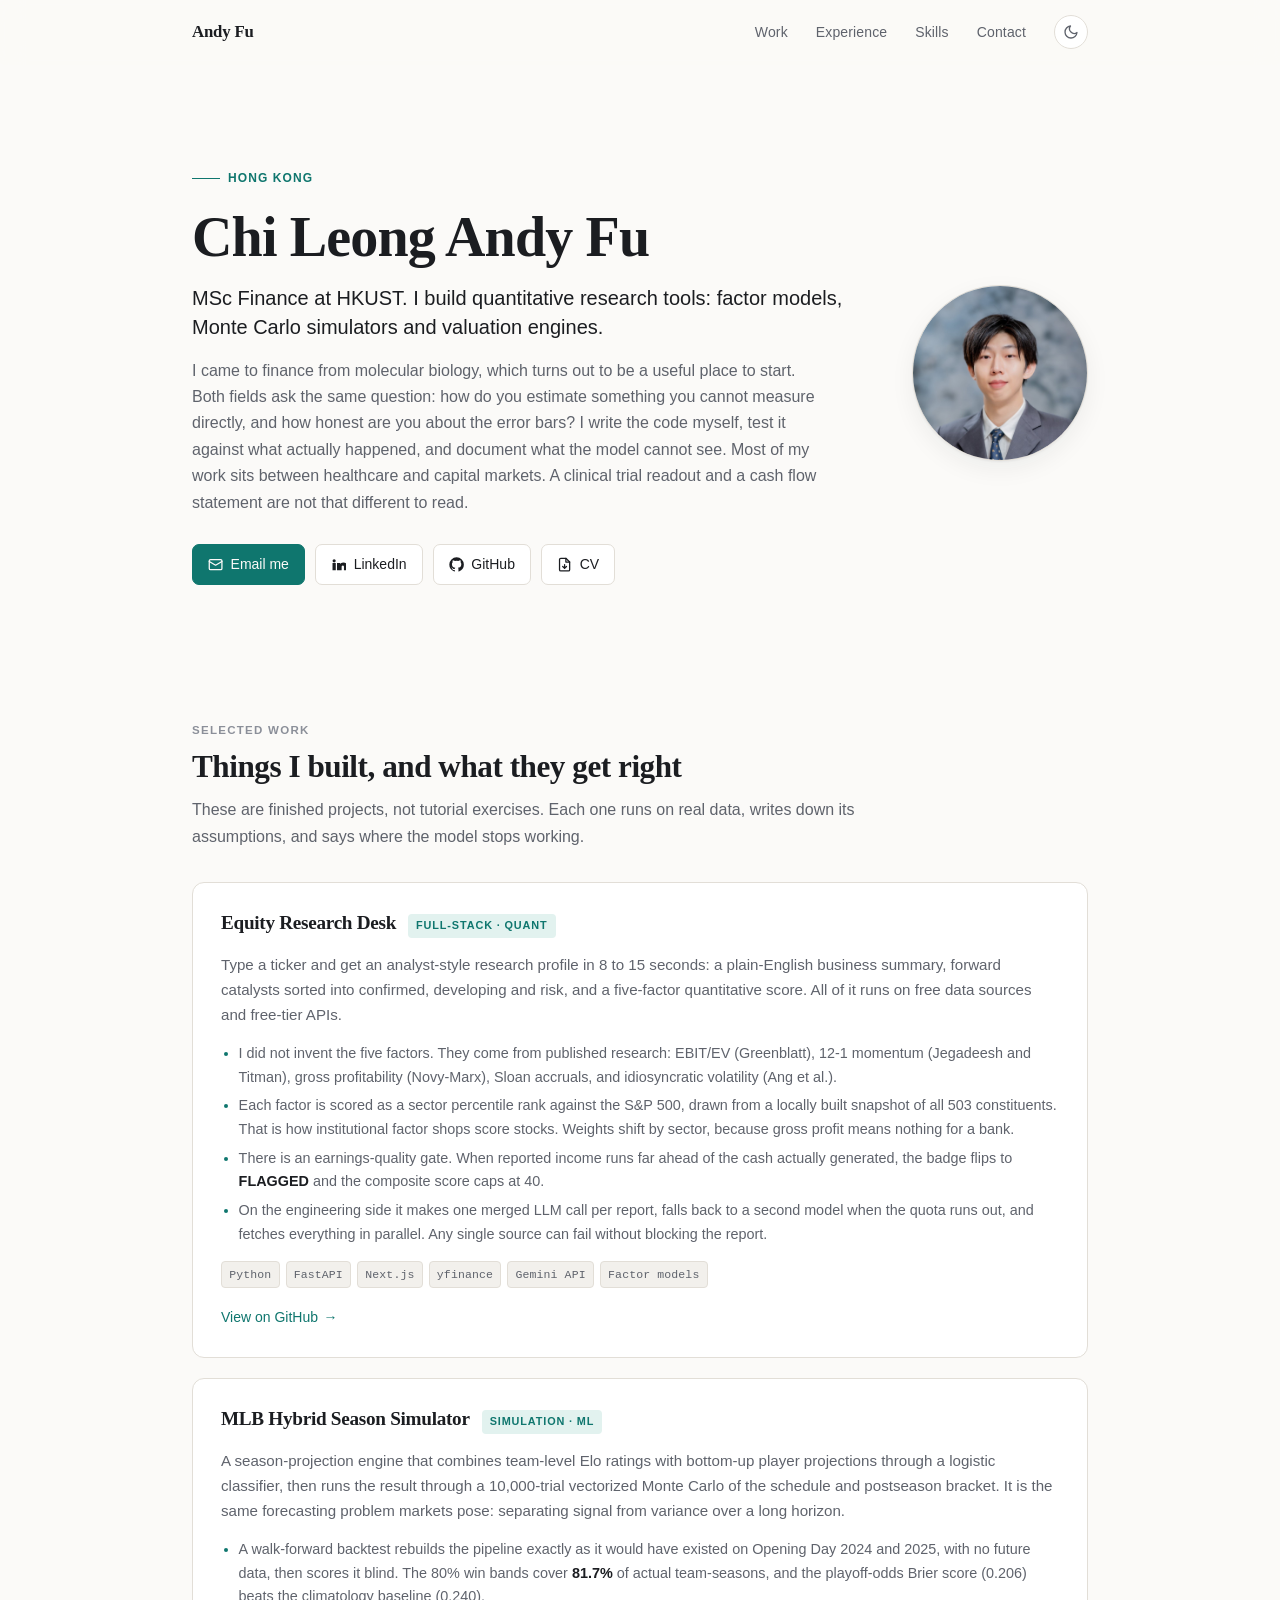
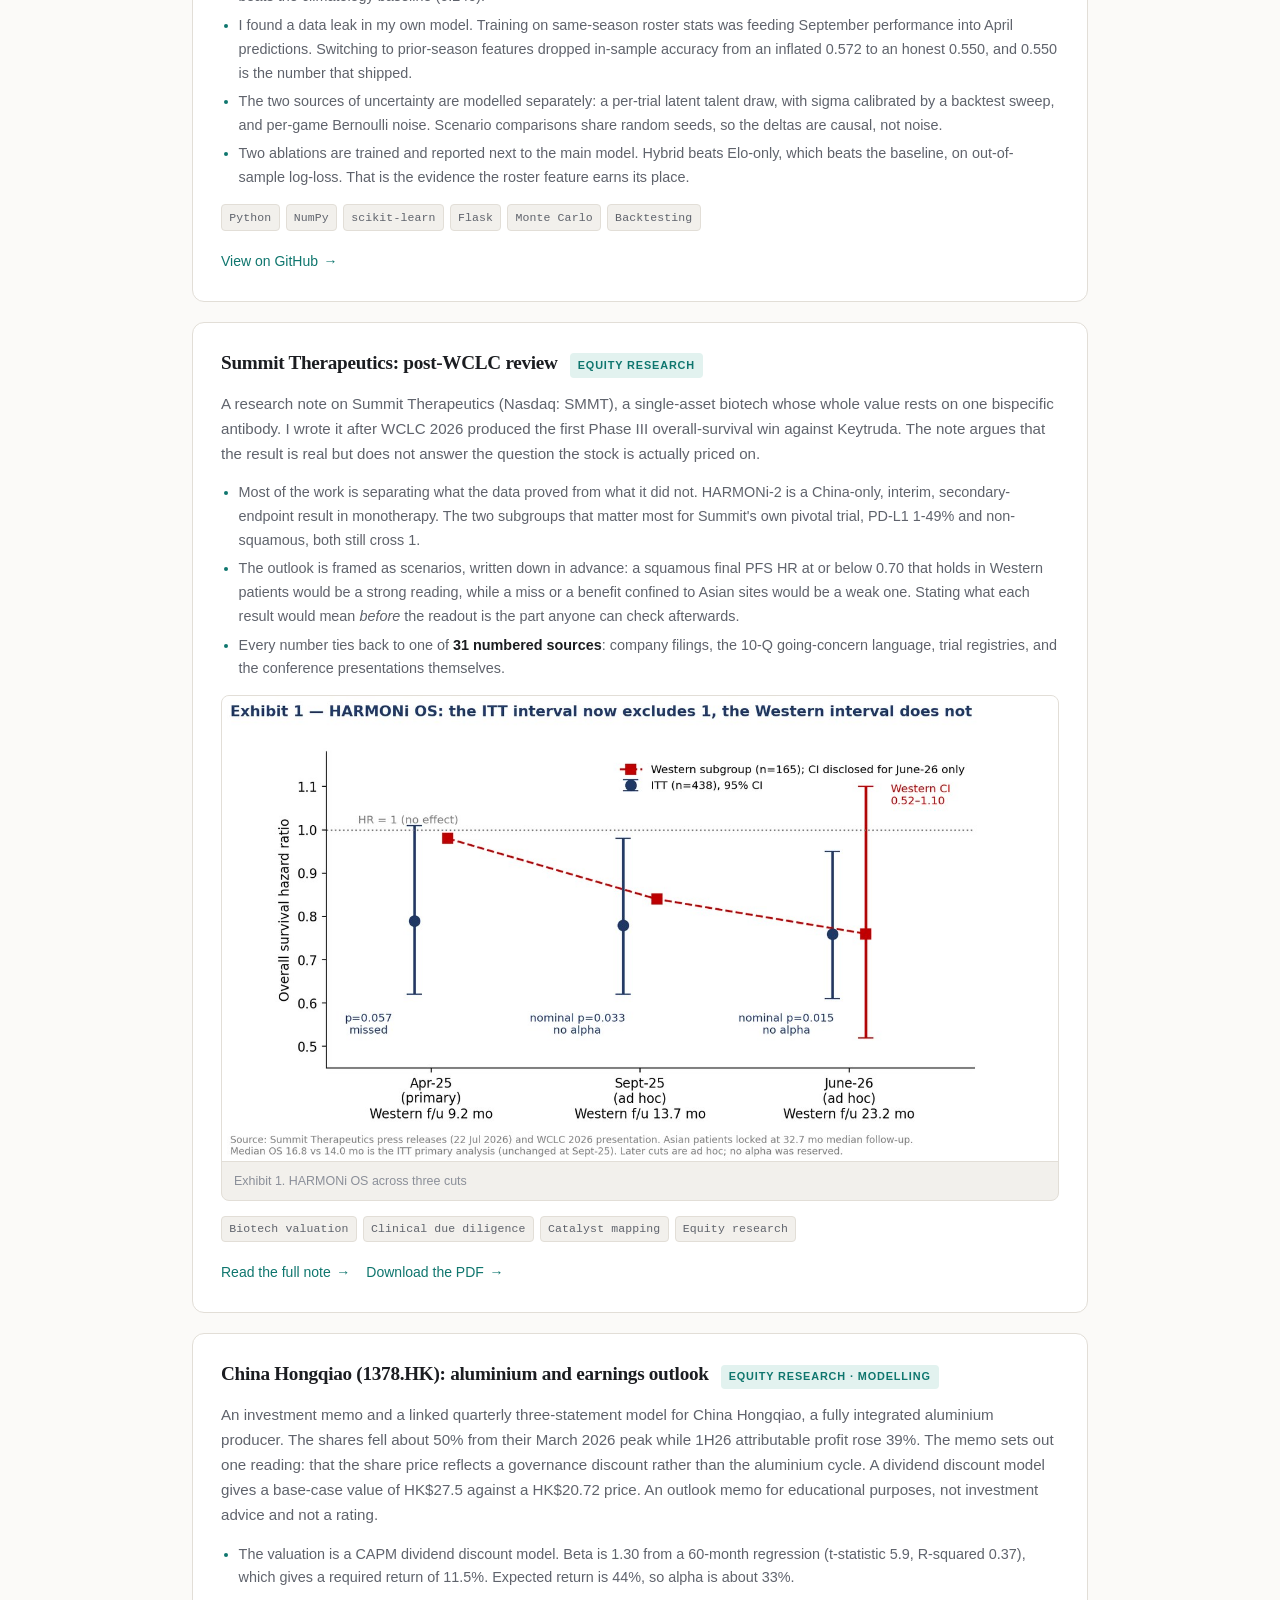
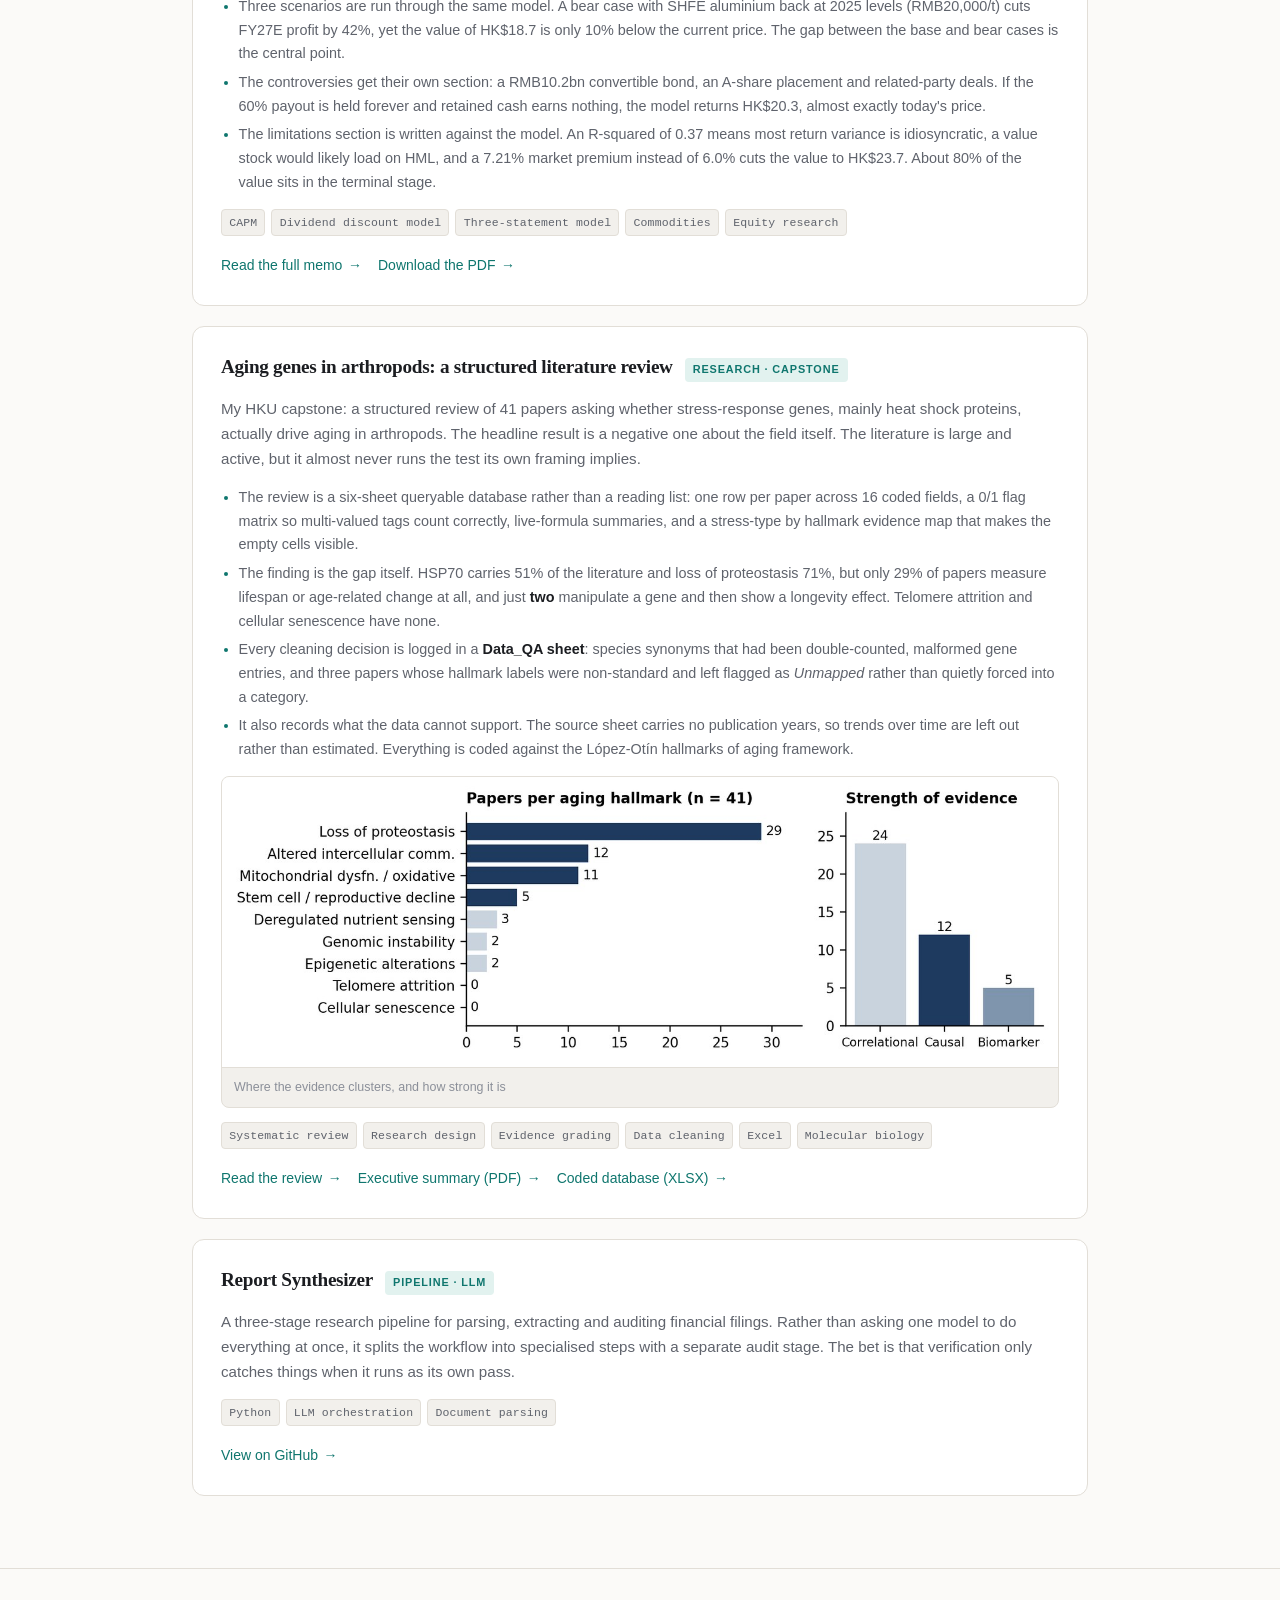
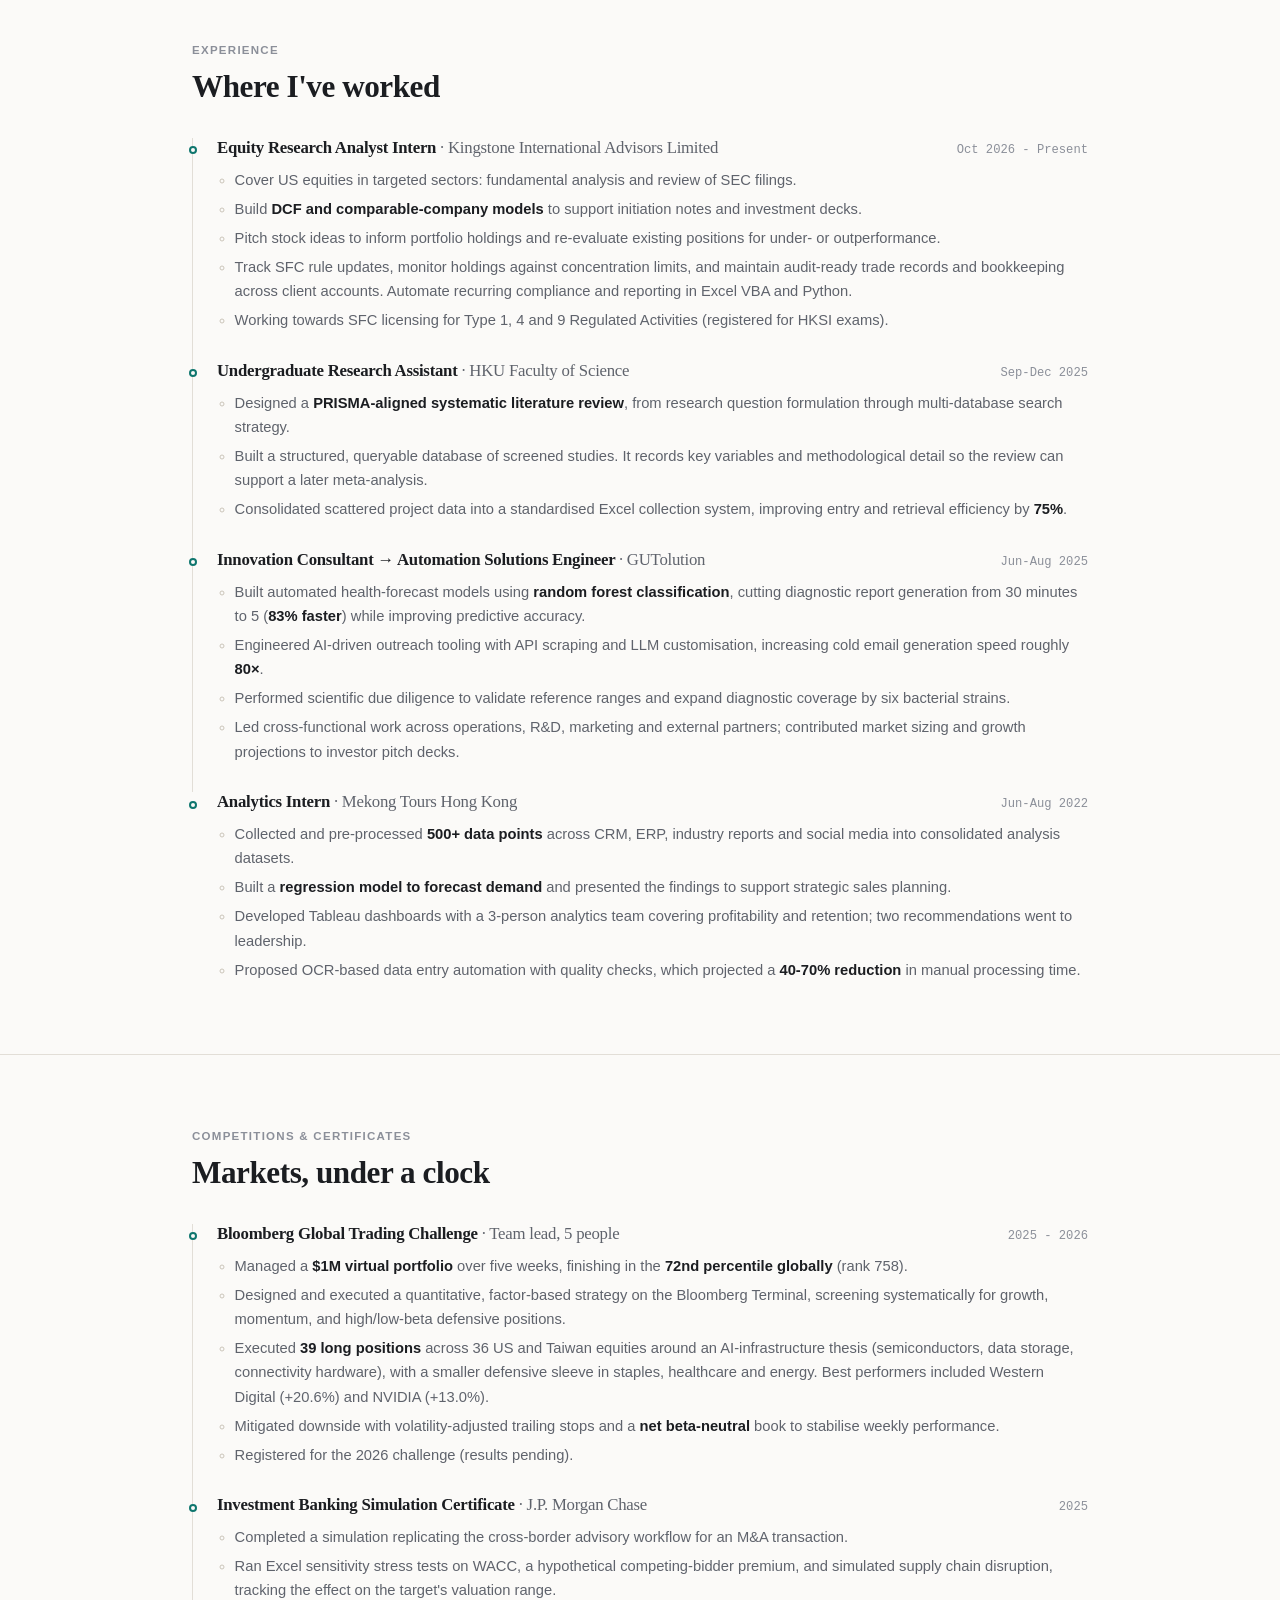
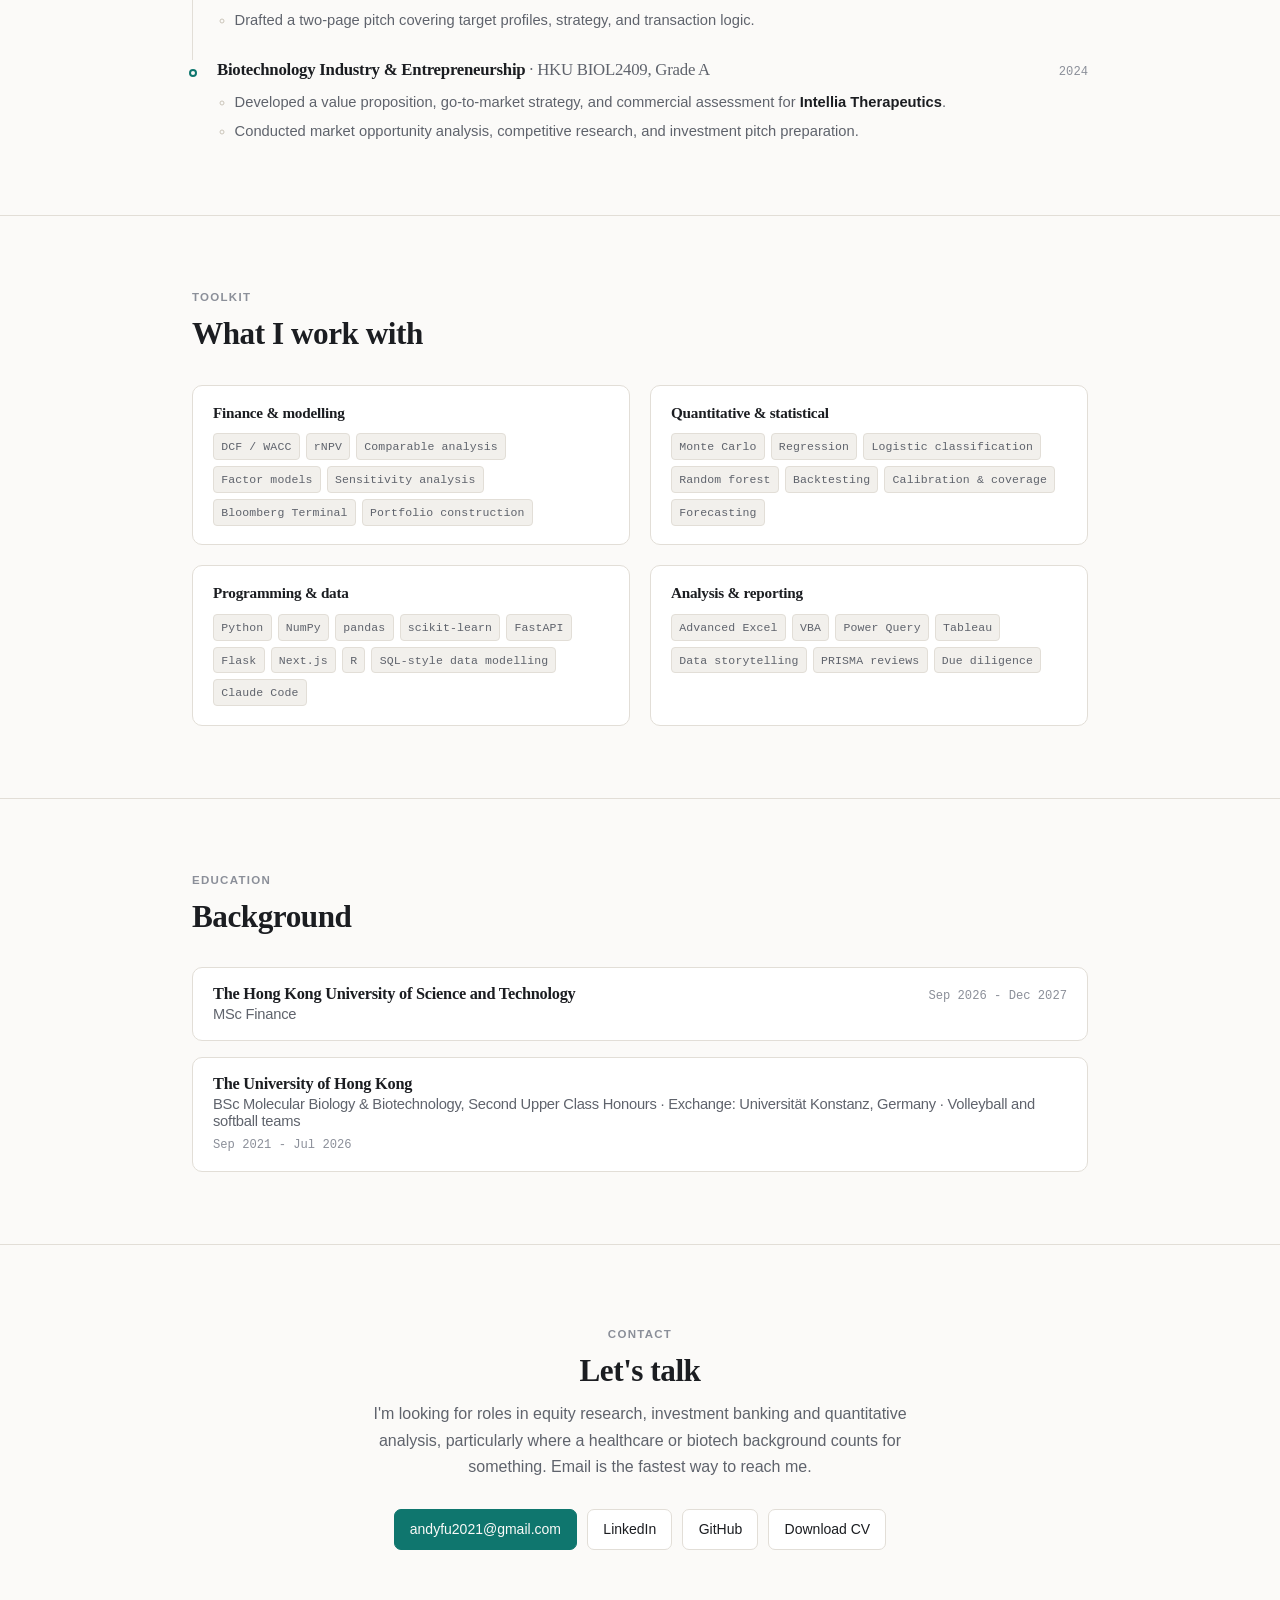
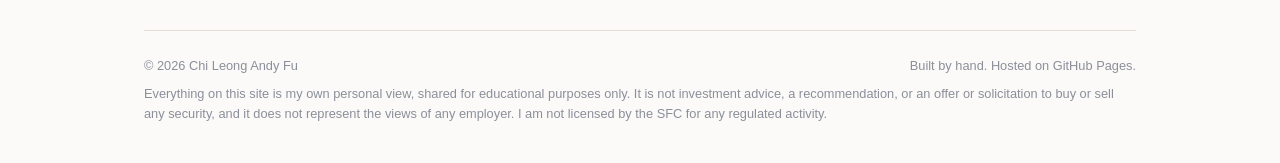
<file: index.html>
<!DOCTYPE html>
<html lang="en">
<head>
<meta charset="utf-8">
<meta name="viewport" content="width=device-width, initial-scale=1">
<title>Andy Fu | Quantitative Research and Finance</title>
<meta name="description" content="Andy Fu (Fu Chi Leong), MSc Finance at HKUST. Portfolio of quantitative research tools, equity research and simulation projects.">
<meta name="author" content="Chi Leong Andy Fu">

<meta property="og:type" content="website">
<meta property="og:title" content="Andy Fu | Quantitative Research and Finance">
<meta property="og:description" content="Andy Fu (Fu Chi Leong), MSc Finance at HKUST. Portfolio of quantitative research tools, equity research and simulation projects.">
<meta property="og:url" content="https://andyfuuu25.github.io/">
<meta property="og:image" content="https://andyfuuu25.github.io/assets/img/headshot.jpg">
<meta name="twitter:card" content="summary">

<link rel="canonical" href="https://andyfuuu25.github.io/">
<link rel="stylesheet" href="assets/css/style.css">
<link rel="icon" href="data:image/svg+xml,<svg xmlns=%22http://www.w3.org/2000/svg%22 viewBox=%220 0 100 100%22><text y=%22.9em%22 font-size=%2290%22 font-family=%22Georgia,serif%22>AF</text></svg>">
<script>
  // Applied before paint so the correct theme is up on the first frame.
  (function () {
    try {
      var saved = localStorage.getItem('theme');
      if (saved === 'light' || saved === 'dark') {
        document.documentElement.setAttribute('data-theme', saved);
      }
    } catch (e) {}
  })();
</script>
</head>
<body>

<a class="skip-link" href="#main">Skip to content</a>

<header class="nav" id="nav">
  <div class="wrap nav__inner">
    <a class="nav__brand" href="#top">Andy&nbsp;Fu</a>
    <nav aria-label="Primary">
      <ul class="nav__links">
        <li><a href="#work">Work</a></li>
        <li class="is-optional"><a href="#experience">Experience</a></li>
        <li class="is-optional"><a href="#skills">Skills</a></li>
        <li><a href="#contact">Contact</a></li>
        <li>
          <button class="theme-toggle" id="theme-toggle" type="button" aria-label="Toggle colour theme">
            <svg class="icon-moon" viewBox="0 0 24 24" fill="none" stroke="currentColor" stroke-width="2" stroke-linecap="round" stroke-linejoin="round" aria-hidden="true"><path d="M21 12.79A9 9 0 1 1 11.21 3 7 7 0 0 0 21 12.79z"/></svg>
            <svg class="icon-sun" viewBox="0 0 24 24" fill="none" stroke="currentColor" stroke-width="2" stroke-linecap="round" stroke-linejoin="round" aria-hidden="true"><circle cx="12" cy="12" r="4"/><path d="M12 2v2M12 20v2M4.93 4.93l1.41 1.41M17.66 17.66l1.41 1.41M2 12h2M20 12h2M6.34 17.66l-1.41 1.41M19.07 4.93l-1.41 1.41"/></svg>
          </button>
        </li>
      </ul>
    </nav>
  </div>
</header>

<main id="main">

  <section class="hero" id="top">
    <div class="wrap hero__grid">
      <div>
        <span class="hero__eyebrow">Hong Kong</span>
        <h1 class="hero__name">Chi Leong Andy Fu</h1>
        <p class="hero__tagline">MSc Finance at HKUST. I build quantitative research tools: factor models, Monte Carlo simulators and valuation engines.</p>
        <div class="hero__bio"><p>I came to finance from molecular biology, which turns out to be a useful place to start. Both fields ask the same question: how do you estimate something you cannot measure directly, and how honest are you about the error bars? I write the code myself, test it against what actually happened, and document what the model cannot see. Most of my work sits between healthcare and capital markets. A clinical trial readout and a cash flow statement are not that different to read.</p></div>
        <div class="actions">
          <a class="btn btn--primary" href="mailto:andyfu2021@gmail.com">
            <svg viewBox="0 0 24 24" fill="none" stroke="currentColor" stroke-width="2" stroke-linecap="round" stroke-linejoin="round" aria-hidden="true"><rect x="2" y="4" width="20" height="16" rx="2"/><path d="m22 7-10 6L2 7"/></svg>
            Email me
          </a>
          <a class="btn" href="https://www.linkedin.com/in/andy-fu-583a80264/" target="_blank" rel="noopener">
            <svg viewBox="0 0 24 24" fill="currentColor" aria-hidden="true"><path d="M4.98 3.5a2.5 2.5 0 1 1 0 5 2.5 2.5 0 0 1 0-5zM2.4 21h5.16V9.5H2.4V21zM9.5 9.5h4.95v1.57h.07c.69-1.24 2.38-2.55 4.9-2.55 5.24 0 6.2 3.24 6.2 7.45V21h-5.15v-4.9c0-1.17-.02-2.68-1.7-2.68-1.7 0-1.96 1.28-1.96 2.6V21H9.5V9.5z"/></svg>
            LinkedIn
          </a>
          <a class="btn" href="https://github.com/andyfuuu25" target="_blank" rel="noopener">
            <svg viewBox="0 0 24 24" fill="currentColor" aria-hidden="true"><path d="M12 .5A11.5 11.5 0 0 0 .5 12a11.5 11.5 0 0 0 7.86 10.92c.58.1.79-.25.79-.56v-2c-3.2.7-3.88-1.54-3.88-1.54-.53-1.34-1.29-1.7-1.29-1.7-1.05-.72.08-.7.08-.7 1.16.08 1.77 1.2 1.77 1.2 1.03 1.77 2.71 1.26 3.37.96.1-.75.4-1.26.73-1.55-2.56-.29-5.25-1.28-5.25-5.7 0-1.26.45-2.29 1.19-3.1-.12-.29-.52-1.46.11-3.05 0 0 .97-.31 3.18 1.18a11 11 0 0 1 5.79 0c2.2-1.49 3.17-1.18 3.17-1.18.63 1.59.23 2.76.12 3.05.74.81 1.18 1.84 1.18 3.1 0 4.43-2.69 5.4-5.26 5.69.41.36.78 1.06.78 2.14v3.17c0 .31.21.67.8.56A11.5 11.5 0 0 0 23.5 12 11.5 11.5 0 0 0 12 .5z"/></svg>
            GitHub
          </a>
          <a class="btn" href="assets/files/Andy_Fu_CV.pdf" target="_blank" rel="noopener">
            <svg viewBox="0 0 24 24" fill="none" stroke="currentColor" stroke-width="2" stroke-linecap="round" stroke-linejoin="round" aria-hidden="true"><path d="M14 2H6a2 2 0 0 0-2 2v16a2 2 0 0 0 2 2h12a2 2 0 0 0 2-2V8z"/><path d="M14 2v6h6M12 18v-6M9 15l3 3 3-3"/></svg>
            CV
          </a>
        </div>
      </div>
      <img class="hero__portrait" src="assets/img/headshot.jpg" width="800" height="800"
           alt="Portrait of Chi Leong Andy Fu">
    </div>
  </section>

  <section class="section" id="work">
    <div class="wrap">
      <div class="section__head reveal">
        <span class="section__label">Selected work</span>
        <h2 class="section__title">Things I built, and what they get right</h2>
        <p class="section__intro">These are finished projects, not tutorial exercises. Each one runs on real data, writes down its assumptions, and says where the model stops working.</p>
      </div>
      <div class="projects">

        <article class="card reveal">
          <div class="card__head">
            <h3 class="card__title"><a href="https://github.com/andyfuuu25/equity-research-desk" target="_blank" rel="noopener">Equity Research Desk</a></h3>
            <span class="card__kind">Full-stack · Quant</span>
          </div>
          <div class="card__body"><p>Type a ticker and get an analyst-style research profile in 8 to 15 seconds: a plain-English business summary, forward catalysts sorted into confirmed, developing and risk, and a five-factor quantitative score. All of it runs on free data sources and free-tier APIs.</p></div>
          <ul class="card__points">
            <li>I did not invent the five factors. They come from published research: EBIT/EV (Greenblatt), 12-1 momentum (Jegadeesh and Titman), gross profitability (Novy-Marx), Sloan accruals, and idiosyncratic volatility (Ang et al.).</li>
            <li>Each factor is scored as a sector percentile rank against the S&amp;P 500, drawn from a locally built snapshot of all 503 constituents. That is how institutional factor shops score stocks. Weights shift by sector, because gross profit means nothing for a bank.</li>
            <li>There is an earnings-quality gate. When reported income runs far ahead of the cash actually generated, the badge flips to <strong>FLAGGED</strong> and the composite score caps at 40.</li>
            <li>On the engineering side it makes one merged LLM call per report, falls back to a second model when the quota runs out, and fetches everything in parallel. Any single source can fail without blocking the report.</li>
          </ul>
          <ul class="tags"><li>Python</li><li>FastAPI</li><li>Next.js</li><li>yfinance</li><li>Gemini API</li><li>Factor models</li></ul>
          <div class="card__links">
            <a href="https://github.com/andyfuuu25/equity-research-desk" target="_blank" rel="noopener">View on GitHub</a>
          </div>
        </article>

        <article class="card reveal">
          <div class="card__head">
            <h3 class="card__title"><a href="https://github.com/andyfuuu25/2026-MLB-Monte-Carlo-Simulation-Project" target="_blank" rel="noopener">MLB Hybrid Season Simulator</a></h3>
            <span class="card__kind">Simulation · ML</span>
          </div>
          <div class="card__body"><p>A season-projection engine that combines team-level Elo ratings with bottom-up player projections through a logistic classifier, then runs the result through a 10,000-trial vectorized Monte Carlo of the schedule and postseason bracket. It is the same forecasting problem markets pose: separating signal from variance over a long horizon.</p></div>
          <ul class="card__points">
            <li>A walk-forward backtest rebuilds the pipeline exactly as it would have existed on Opening Day 2024 and 2025, with no future data, then scores it blind. The 80% win bands cover <strong>81.7%</strong> of actual team-seasons, and the playoff-odds Brier score (0.206) beats the climatology baseline (0.240).</li>
            <li>I found a data leak in my own model. Training on same-season roster stats was feeding September performance into April predictions. Switching to prior-season features dropped in-sample accuracy from an inflated 0.572 to an honest 0.550, and 0.550 is the number that shipped.</li>
            <li>The two sources of uncertainty are modelled separately: a per-trial latent talent draw, with sigma calibrated by a backtest sweep, and per-game Bernoulli noise. Scenario comparisons share random seeds, so the deltas are causal, not noise.</li>
            <li>Two ablations are trained and reported next to the main model. Hybrid beats Elo-only, which beats the baseline, on out-of-sample log-loss. That is the evidence the roster feature earns its place.</li>
          </ul>
          <ul class="tags"><li>Python</li><li>NumPy</li><li>scikit-learn</li><li>Flask</li><li>Monte Carlo</li><li>Backtesting</li></ul>
          <div class="card__links">
            <a href="https://github.com/andyfuuu25/2026-MLB-Monte-Carlo-Simulation-Project" target="_blank" rel="noopener">View on GitHub</a>
          </div>
        </article>

        <article class="card reveal">
          <div class="card__head">
            <h3 class="card__title"><a href="research/summit-therapeutics.html">Summit Therapeutics: post-WCLC review</a></h3>
            <span class="card__kind">Equity research</span>
          </div>
          <div class="card__body"><p>A research note on Summit Therapeutics (Nasdaq: SMMT), a single-asset biotech whose whole value rests on one bispecific antibody. I wrote it after WCLC 2026 produced the first Phase III overall-survival win against Keytruda. The note argues that the result is real but does not answer the question the stock is actually priced on.</p></div>
          <ul class="card__points">
            <li>Most of the work is separating what the data proved from what it did not. HARMONi-2 is a China-only, interim, secondary-endpoint result in monotherapy. The two subgroups that matter most for Summit&#x27;s own pivotal trial, PD-L1 1-49% and non-squamous, both still cross 1.</li>
            <li>The outlook is framed as scenarios, written down in advance: a squamous final PFS HR at or below 0.70 that holds in Western patients would be a strong reading, while a miss or a benefit confined to Asian sites would be a weak one. Stating what each result would mean <em>before</em> the readout is the part anyone can check afterwards.</li>
            <li>Every number ties back to one of <strong>31 numbered sources</strong>: company filings, the 10-Q going-concern language, trial registries, and the conference presentations themselves.</li>
          </ul>
          <div class="figure-single">
            <figure class="card__figure">
              <img src="assets/img/smmt-exhibit1.jpg" width="1400" height="778" loading="lazy" alt="Exhibit 1: HARMONi overall survival hazard ratios across three data cuts, showing the ITT interval excluding 1 while the Western subgroup interval does not">
              <figcaption>Exhibit 1. HARMONi OS across three cuts</figcaption>
            </figure>
          </div>
          <ul class="tags"><li>Biotech valuation</li><li>Clinical due diligence</li><li>Catalyst mapping</li><li>Equity research</li></ul>
          <div class="card__links">
            <a href="research/summit-therapeutics.html">Read the full note</a>
            <a href="assets/files/Andy_Fu_SMMT_Research_Note.pdf">Download the PDF</a>
          </div>
        </article>

        <article class="card reveal">
          <div class="card__head">
            <h3 class="card__title"><a href="research/china-hongqiao.html">China Hongqiao (1378.HK): aluminium and earnings outlook</a></h3>
            <span class="card__kind">Equity research · Modelling</span>
          </div>
          <div class="card__body"><p>An investment memo and a linked quarterly three-statement model for China Hongqiao, a fully integrated aluminium producer. The shares fell about 50% from their March 2026 peak while 1H26 attributable profit rose 39%. The memo sets out one reading: that the share price reflects a governance discount rather than the aluminium cycle. A dividend discount model gives a base-case value of HK$27.5 against a HK$20.72 price. An outlook memo for educational purposes, not investment advice and not a rating.</p></div>
          <ul class="card__points">
            <li>The valuation is a CAPM dividend discount model. Beta is 1.30 from a 60-month regression (t-statistic 5.9, R-squared 0.37), which gives a required return of 11.5%. Expected return is 44%, so alpha is about 33%.</li>
            <li>Three scenarios are run through the same model. A bear case with SHFE aluminium back at 2025 levels (RMB20,000/t) cuts FY27E profit by 42%, yet the value of HK$18.7 is only 10% below the current price. The gap between the base and bear cases is the central point.</li>
            <li>The controversies get their own section: a RMB10.2bn convertible bond, an A-share placement and related-party deals. If the 60% payout is held forever and retained cash earns nothing, the model returns HK$20.3, almost exactly today&#x27;s price.</li>
            <li>The limitations section is written against the model. An R-squared of 0.37 means most return variance is idiosyncratic, a value stock would likely load on HML, and a 7.21% market premium instead of 6.0% cuts the value to HK$23.7. About 80% of the value sits in the terminal stage.</li>
          </ul>
          <ul class="tags"><li>CAPM</li><li>Dividend discount model</li><li>Three-statement model</li><li>Commodities</li><li>Equity research</li></ul>
          <div class="card__links">
            <a href="research/china-hongqiao.html">Read the full memo</a>
            <a href="assets/files/Andy_Fu_Hongqiao_Investment_Memo.pdf">Download the PDF</a>
          </div>
        </article>

        <article class="card reveal">
          <div class="card__head">
            <h3 class="card__title"><a href="research/aging-genes-arthropods.html">Aging genes in arthropods: a structured literature review</a></h3>
            <span class="card__kind">Research · Capstone</span>
          </div>
          <div class="card__body"><p>My HKU capstone: a structured review of 41 papers asking whether stress-response genes, mainly heat shock proteins, actually drive aging in arthropods. The headline result is a negative one about the field itself. The literature is large and active, but it almost never runs the test its own framing implies.</p></div>
          <ul class="card__points">
            <li>The review is a six-sheet queryable database rather than a reading list: one row per paper across 16 coded fields, a 0/1 flag matrix so multi-valued tags count correctly, live-formula summaries, and a stress-type by hallmark evidence map that makes the empty cells visible.</li>
            <li>The finding is the gap itself. HSP70 carries 51% of the literature and loss of proteostasis 71%, but only 29% of papers measure lifespan or age-related change at all, and just <strong>two</strong> manipulate a gene and then show a longevity effect. Telomere attrition and cellular senescence have none.</li>
            <li>Every cleaning decision is logged in a <strong>Data_QA sheet</strong>: species synonyms that had been double-counted, malformed gene entries, and three papers whose hallmark labels were non-standard and left flagged as <em>Unmapped</em> rather than quietly forced into a category.</li>
            <li>It also records what the data cannot support. The source sheet carries no publication years, so trends over time are left out rather than estimated. Everything is coded against the López-Otín hallmarks of aging framework.</li>
          </ul>
          <div class="figure-single">
            <figure class="card__figure">
              <img src="assets/img/capstone-hallmarks.jpg" width="1400" height="486" loading="lazy" alt="Two charts: papers per aging hallmark, led by loss of proteostasis at 29 with telomere attrition and cellular senescence at zero; and papers by strength of evidence, 24 correlational against 12 causal and 5 biomarker">
              <figcaption>Where the evidence clusters, and how strong it is</figcaption>
            </figure>
          </div>
          <ul class="tags"><li>Systematic review</li><li>Research design</li><li>Evidence grading</li><li>Data cleaning</li><li>Excel</li><li>Molecular biology</li></ul>
          <div class="card__links">
            <a href="research/aging-genes-arthropods.html">Read the review</a>
            <a href="assets/files/Andy_Fu_Capstone_Executive_Summary.pdf">Executive summary (PDF)</a>
            <a href="assets/files/Andy_Fu_Capstone_LitReview_Database.xlsx">Coded database (XLSX)</a>
          </div>
        </article>

        <article class="card reveal">
          <div class="card__head">
            <h3 class="card__title"><a href="https://github.com/andyfuuu25/reportsynthesizer" target="_blank" rel="noopener">Report Synthesizer</a></h3>
            <span class="card__kind">Pipeline · LLM</span>
          </div>
          <div class="card__body"><p>A three-stage research pipeline for parsing, extracting and auditing financial filings. Rather than asking one model to do everything at once, it splits the workflow into specialised steps with a separate audit stage. The bet is that verification only catches things when it runs as its own pass.</p></div>
          <ul class="tags"><li>Python</li><li>LLM orchestration</li><li>Document parsing</li></ul>
          <div class="card__links">
            <a href="https://github.com/andyfuuu25/reportsynthesizer" target="_blank" rel="noopener">View on GitHub</a>
          </div>
        </article>

      </div>
    </div>
  </section>

  <section class="section" id="experience">
    <div class="wrap">
      <div class="section__head reveal">
        <span class="section__label">Experience</span>
        <h2 class="section__title">Where I&#x27;ve worked</h2>
      </div>
      <ol class="timeline">
        <li class="timeline__item reveal">
          <div class="timeline__head">
            <h3 class="timeline__role">Equity Research Analyst Intern <span class="timeline__org">· Kingstone International Advisors Limited</span></h3>
            <span class="timeline__date">Oct 2026 - Present</span>
          </div>
          <ul class="timeline__points">
            <li>Cover US equities in targeted sectors: fundamental analysis and review of SEC filings.</li>
            <li>Build <strong>DCF and comparable-company models</strong> to support initiation notes and investment decks.</li>
            <li>Pitch stock ideas to inform portfolio holdings and re-evaluate existing positions for under- or outperformance.</li>
            <li>Track SFC rule updates, monitor holdings against concentration limits, and maintain audit-ready trade records and bookkeeping across client accounts. Automate recurring compliance and reporting in Excel VBA and Python.</li>
            <li>Working towards SFC licensing for Type 1, 4 and 9 Regulated Activities (registered for HKSI exams).</li>
          </ul>
        </li>
        <li class="timeline__item reveal">
          <div class="timeline__head">
            <h3 class="timeline__role">Undergraduate Research Assistant <span class="timeline__org">· HKU Faculty of Science</span></h3>
            <span class="timeline__date">Sep-Dec 2025</span>
          </div>
          <ul class="timeline__points">
            <li>Designed a <strong>PRISMA-aligned systematic literature review</strong>, from research question formulation through multi-database search strategy.</li>
            <li>Built a structured, queryable database of screened studies. It records key variables and methodological detail so the review can support a later meta-analysis.</li>
            <li>Consolidated scattered project data into a standardised Excel collection system, improving entry and retrieval efficiency by <strong>75%</strong>.</li>
          </ul>
        </li>
        <li class="timeline__item reveal">
          <div class="timeline__head">
            <h3 class="timeline__role">Innovation Consultant → Automation Solutions Engineer <span class="timeline__org">· GUTolution</span></h3>
            <span class="timeline__date">Jun-Aug 2025</span>
          </div>
          <ul class="timeline__points">
            <li>Built automated health-forecast models using <strong>random forest classification</strong>, cutting diagnostic report generation from 30 minutes to 5 (<strong>83% faster</strong>) while improving predictive accuracy.</li>
            <li>Engineered AI-driven outreach tooling with API scraping and LLM customisation, increasing cold email generation speed roughly <strong>80×</strong>.</li>
            <li>Performed scientific due diligence to validate reference ranges and expand diagnostic coverage by six bacterial strains.</li>
            <li>Led cross-functional work across operations, R&amp;D, marketing and external partners; contributed market sizing and growth projections to investor pitch decks.</li>
          </ul>
        </li>
        <li class="timeline__item reveal">
          <div class="timeline__head">
            <h3 class="timeline__role">Analytics Intern <span class="timeline__org">· Mekong Tours Hong Kong</span></h3>
            <span class="timeline__date">Jun-Aug 2022</span>
          </div>
          <ul class="timeline__points">
            <li>Collected and pre-processed <strong>500+ data points</strong> across CRM, ERP, industry reports and social media into consolidated analysis datasets.</li>
            <li>Built a <strong>regression model to forecast demand</strong> and presented the findings to support strategic sales planning.</li>
            <li>Developed Tableau dashboards with a 3-person analytics team covering profitability and retention; two recommendations went to leadership.</li>
            <li>Proposed OCR-based data entry automation with quality checks, which projected a <strong>40-70% reduction</strong> in manual processing time.</li>
          </ul>
        </li>
      </ol>
    </div>
  </section>

  <section class="section" id="competitions">
    <div class="wrap">
      <div class="section__head reveal">
        <span class="section__label">Competitions &amp; certificates</span>
        <h2 class="section__title">Markets, under a clock</h2>
      </div>
      <ol class="timeline">
        <li class="timeline__item reveal">
          <div class="timeline__head">
            <h3 class="timeline__role">Bloomberg Global Trading Challenge <span class="timeline__org">· Team lead, 5 people</span></h3>
            <span class="timeline__date">2025 - 2026</span>
          </div>
          <ul class="timeline__points">
            <li>Managed a <strong>$1M virtual portfolio</strong> over five weeks, finishing in the <strong>72nd percentile globally</strong> (rank 758).</li>
            <li>Designed and executed a quantitative, factor-based strategy on the Bloomberg Terminal, screening systematically for growth, momentum, and high/low-beta defensive positions.</li>
            <li>Executed <strong>39 long positions</strong> across 36 US and Taiwan equities around an AI-infrastructure thesis (semiconductors, data storage, connectivity hardware), with a smaller defensive sleeve in staples, healthcare and energy. Best performers included Western Digital (+20.6%) and NVIDIA (+13.0%).</li>
            <li>Mitigated downside with volatility-adjusted trailing stops and a <strong>net beta-neutral</strong> book to stabilise weekly performance.</li>
            <li>Registered for the 2026 challenge (results pending).</li>
          </ul>
        </li>
        <li class="timeline__item reveal">
          <div class="timeline__head">
            <h3 class="timeline__role">Investment Banking Simulation Certificate <span class="timeline__org">· J.P. Morgan Chase</span></h3>
            <span class="timeline__date">2025</span>
          </div>
          <ul class="timeline__points">
            <li>Completed a simulation replicating the cross-border advisory workflow for an M&amp;A transaction.</li>
            <li>Ran Excel sensitivity stress tests on WACC, a hypothetical competing-bidder premium, and simulated supply chain disruption, tracking the effect on the target&#x27;s valuation range.</li>
            <li>Drafted a two-page pitch covering target profiles, strategy, and transaction logic.</li>
          </ul>
        </li>
        <li class="timeline__item reveal">
          <div class="timeline__head">
            <h3 class="timeline__role">Biotechnology Industry &amp; Entrepreneurship <span class="timeline__org">· HKU BIOL2409, Grade A</span></h3>
            <span class="timeline__date">2024</span>
          </div>
          <ul class="timeline__points">
            <li>Developed a value proposition, go-to-market strategy, and commercial assessment for <strong>Intellia Therapeutics</strong>.</li>
            <li>Conducted market opportunity analysis, competitive research, and investment pitch preparation.</li>
          </ul>
        </li>
      </ol>
    </div>
  </section>

  <section class="section" id="skills">
    <div class="wrap">
      <div class="section__head reveal">
        <span class="section__label">Toolkit</span>
        <h2 class="section__title">What I work with</h2>
      </div>
      <div class="skills">
        <div class="skill-group reveal">
          <h3>Finance &amp; modelling</h3>
          <ul class="tags"><li>DCF / WACC</li><li>rNPV</li><li>Comparable analysis</li><li>Factor models</li><li>Sensitivity analysis</li><li>Bloomberg Terminal</li><li>Portfolio construction</li></ul>
        </div>
        <div class="skill-group reveal">
          <h3>Quantitative &amp; statistical</h3>
          <ul class="tags"><li>Monte Carlo</li><li>Regression</li><li>Logistic classification</li><li>Random forest</li><li>Backtesting</li><li>Calibration &amp; coverage</li><li>Forecasting</li></ul>
        </div>
        <div class="skill-group reveal">
          <h3>Programming &amp; data</h3>
          <ul class="tags"><li>Python</li><li>NumPy</li><li>pandas</li><li>scikit-learn</li><li>FastAPI</li><li>Flask</li><li>Next.js</li><li>R</li><li>SQL-style data modelling</li><li>Claude Code</li></ul>
        </div>
        <div class="skill-group reveal">
          <h3>Analysis &amp; reporting</h3>
          <ul class="tags"><li>Advanced Excel</li><li>VBA</li><li>Power Query</li><li>Tableau</li><li>Data storytelling</li><li>PRISMA reviews</li><li>Due diligence</li></ul>
        </div>
      </div>
    </div>
  </section>

  <section class="section" id="education">
    <div class="wrap">
      <div class="section__head reveal">
        <span class="section__label">Education</span>
        <h2 class="section__title">Background</h2>
      </div>
      <ul class="edu">
        <li class="edu__item reveal">
          <div>
            <h3 class="edu__school">The Hong Kong University of Science and Technology
              <span class="edu__degree">MSc Finance</span>
            </h3>
          </div>
          <span class="edu__date">Sep 2026 - Dec 2027</span>
        </li>
        <li class="edu__item reveal">
          <div>
            <h3 class="edu__school">The University of Hong Kong
              <span class="edu__degree">BSc Molecular Biology &amp; Biotechnology, Second Upper Class Honours · Exchange: Universität Konstanz, Germany · Volleyball and softball teams</span>
            </h3>
          </div>
          <span class="edu__date">Sep 2021 - Jul 2026</span>
        </li>
      </ul>
    </div>
  </section>

  <section class="contact" id="contact">
    <div class="wrap">
      <span class="section__label">Contact</span>
      <h2 class="section__title">Let&#x27;s talk</h2>
      <p>I&#x27;m looking for roles in equity research, investment banking and quantitative analysis, particularly where a healthcare or biotech background counts for something. Email is the fastest way to reach me.</p>
      <div class="actions">
        <a class="btn btn--primary" href="mailto:andyfu2021@gmail.com">andyfu2021@gmail.com</a>
        <a class="btn" href="https://www.linkedin.com/in/andy-fu-583a80264/" target="_blank" rel="noopener">LinkedIn</a>
        <a class="btn" href="https://github.com/andyfuuu25" target="_blank" rel="noopener">GitHub</a>
        <a class="btn" href="assets/files/Andy_Fu_CV.pdf" target="_blank" rel="noopener">Download CV</a>
      </div>
    </div>
  </section>

</main>

<footer class="footer wrap">
  <span>© <span id="year">2026</span> Chi Leong Andy Fu</span>
  <span>Built by hand. Hosted on GitHub Pages.</span>
  <p class="footer__note">Everything on this site is my own personal view, shared for educational purposes only. It is not investment advice, a recommendation, or an offer or solicitation to buy or sell any security, and it does not represent the views of any employer. I am not licensed by the SFC for any regulated activity.</p>
</footer>

<script src="assets/js/main.js"></script>
</body>
</html>
</file>
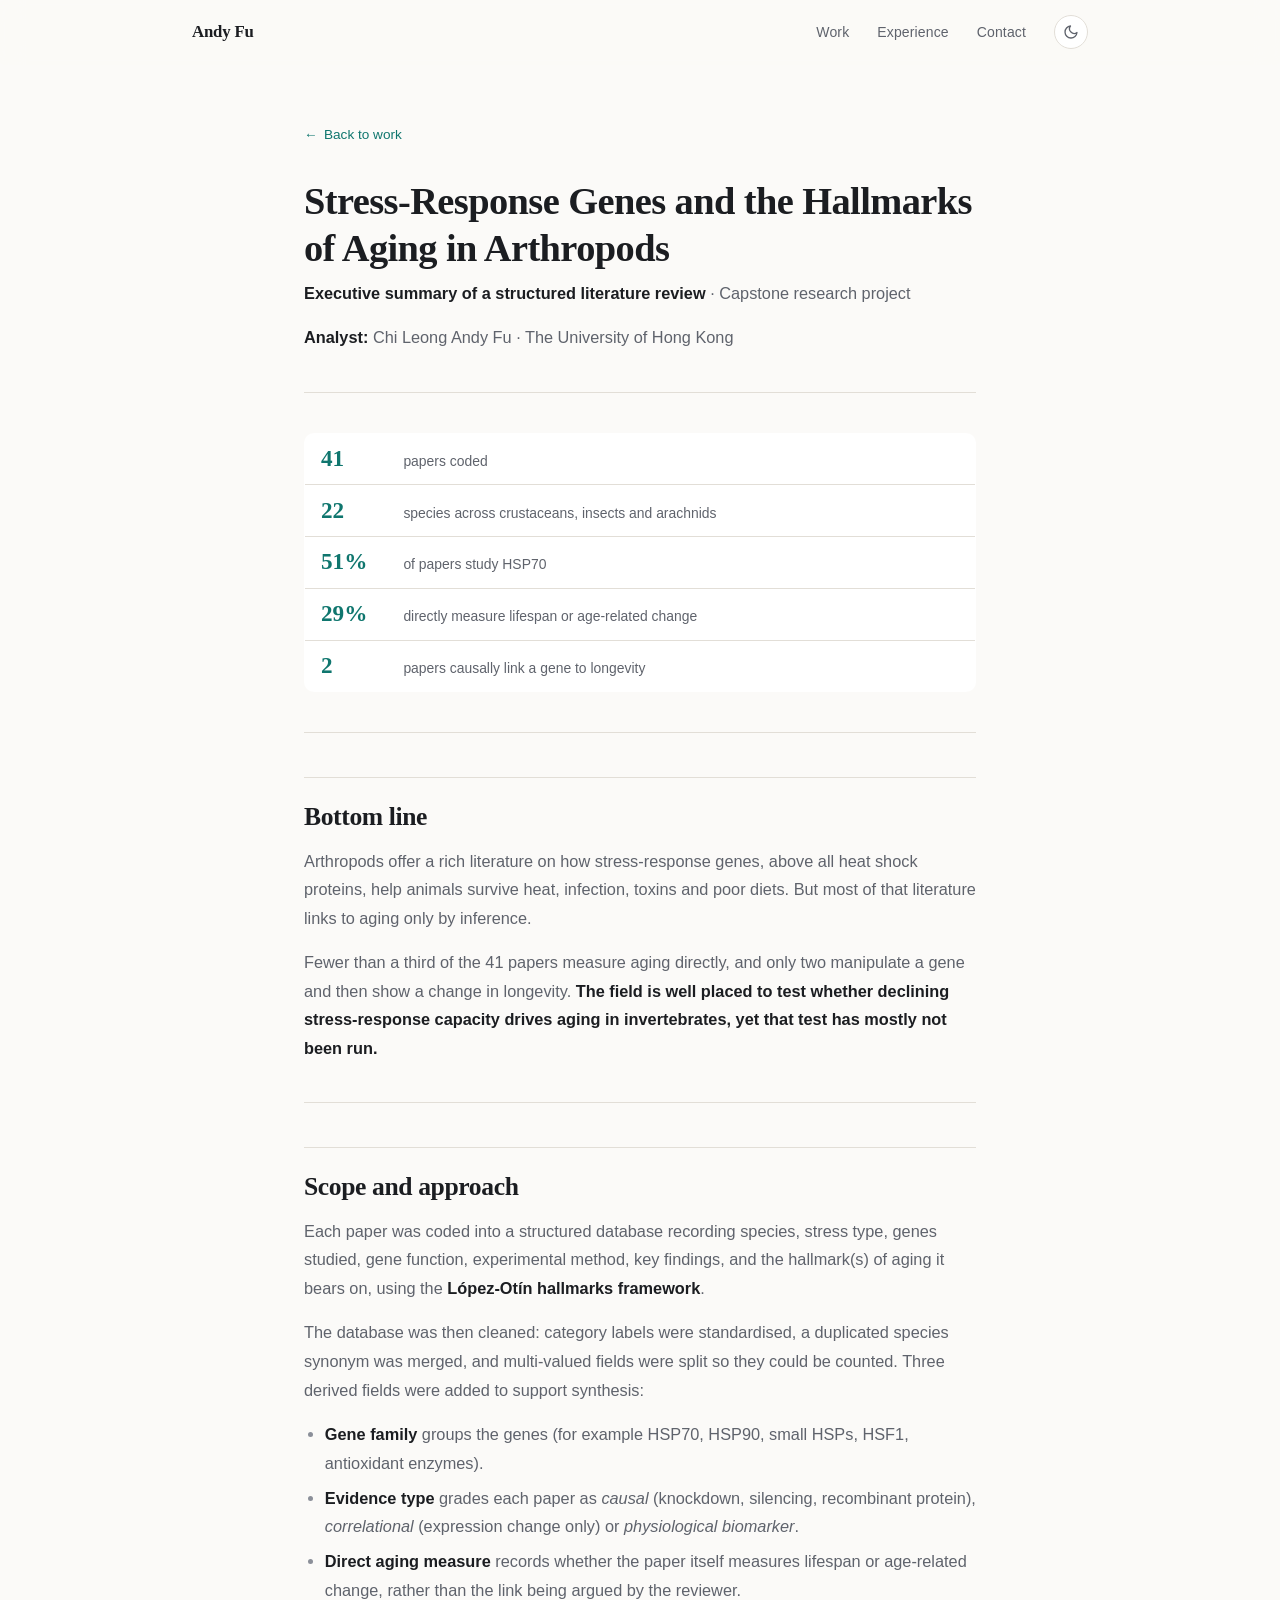
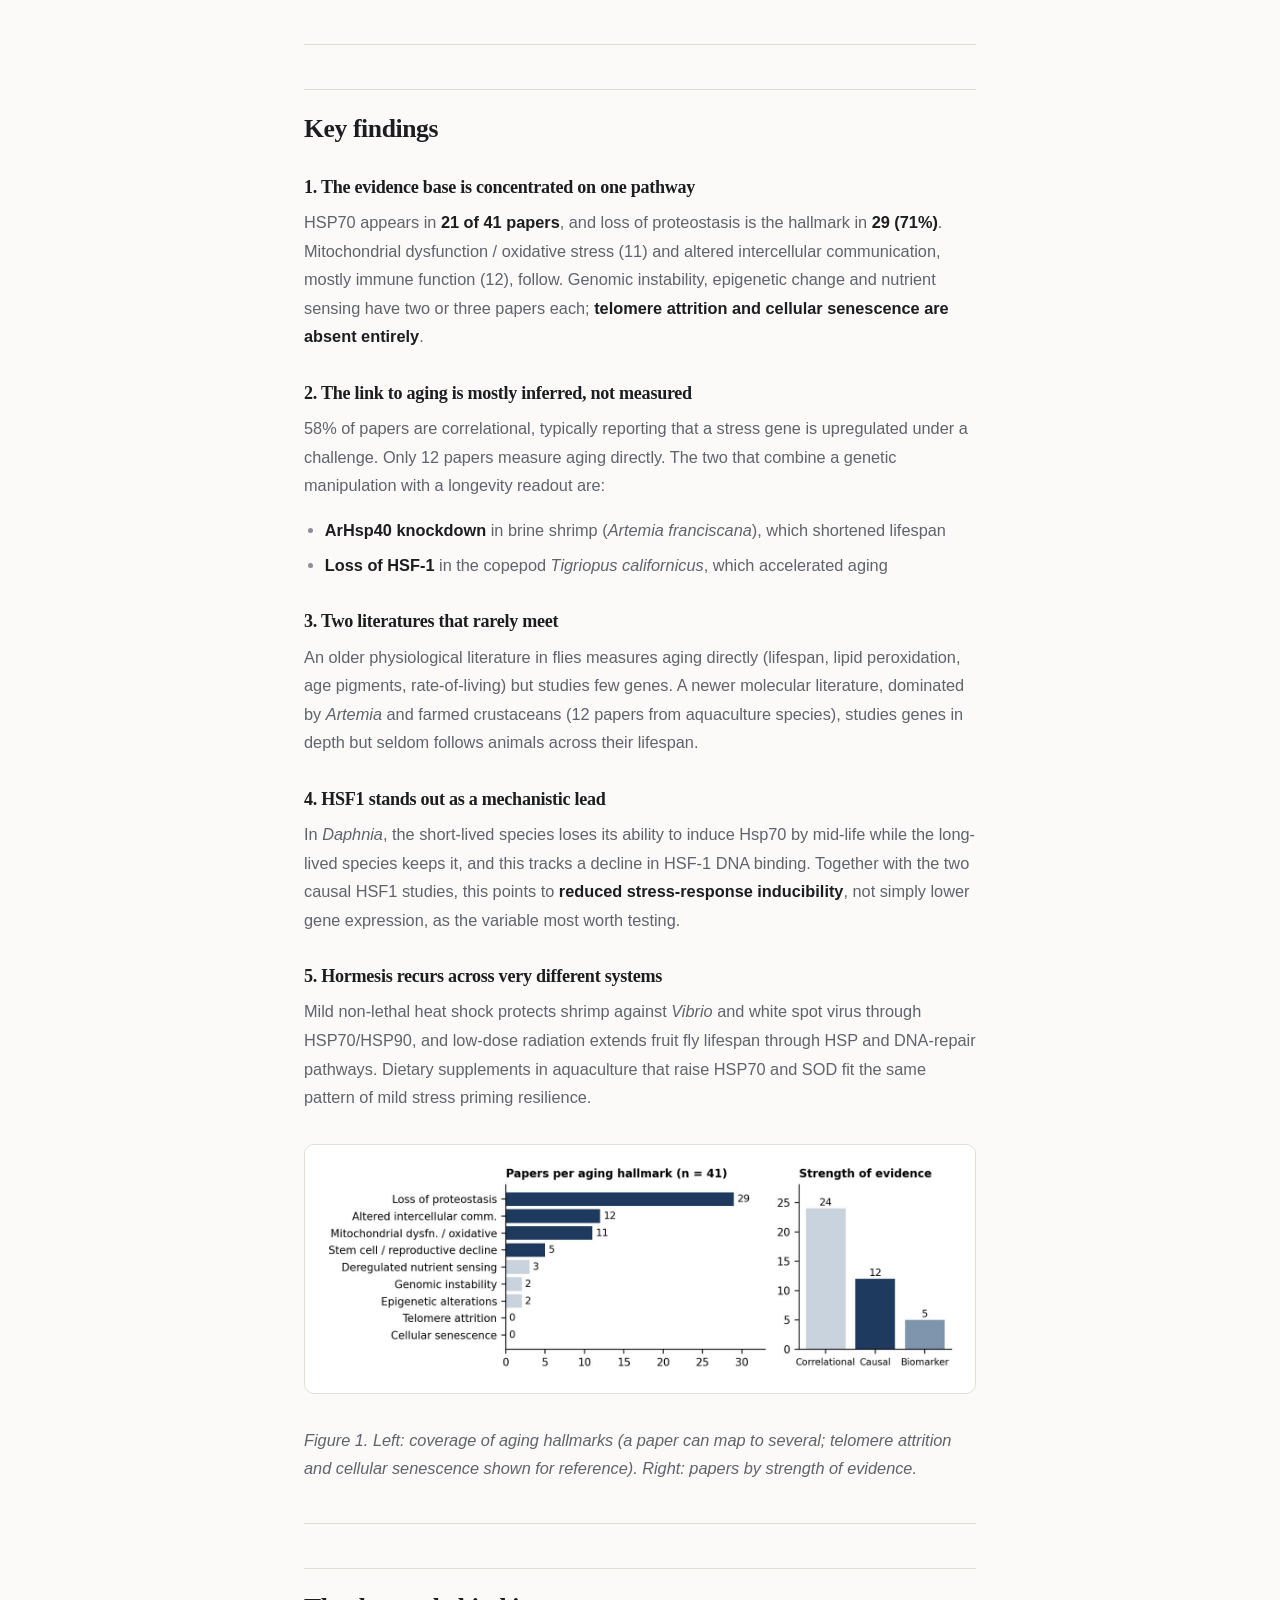
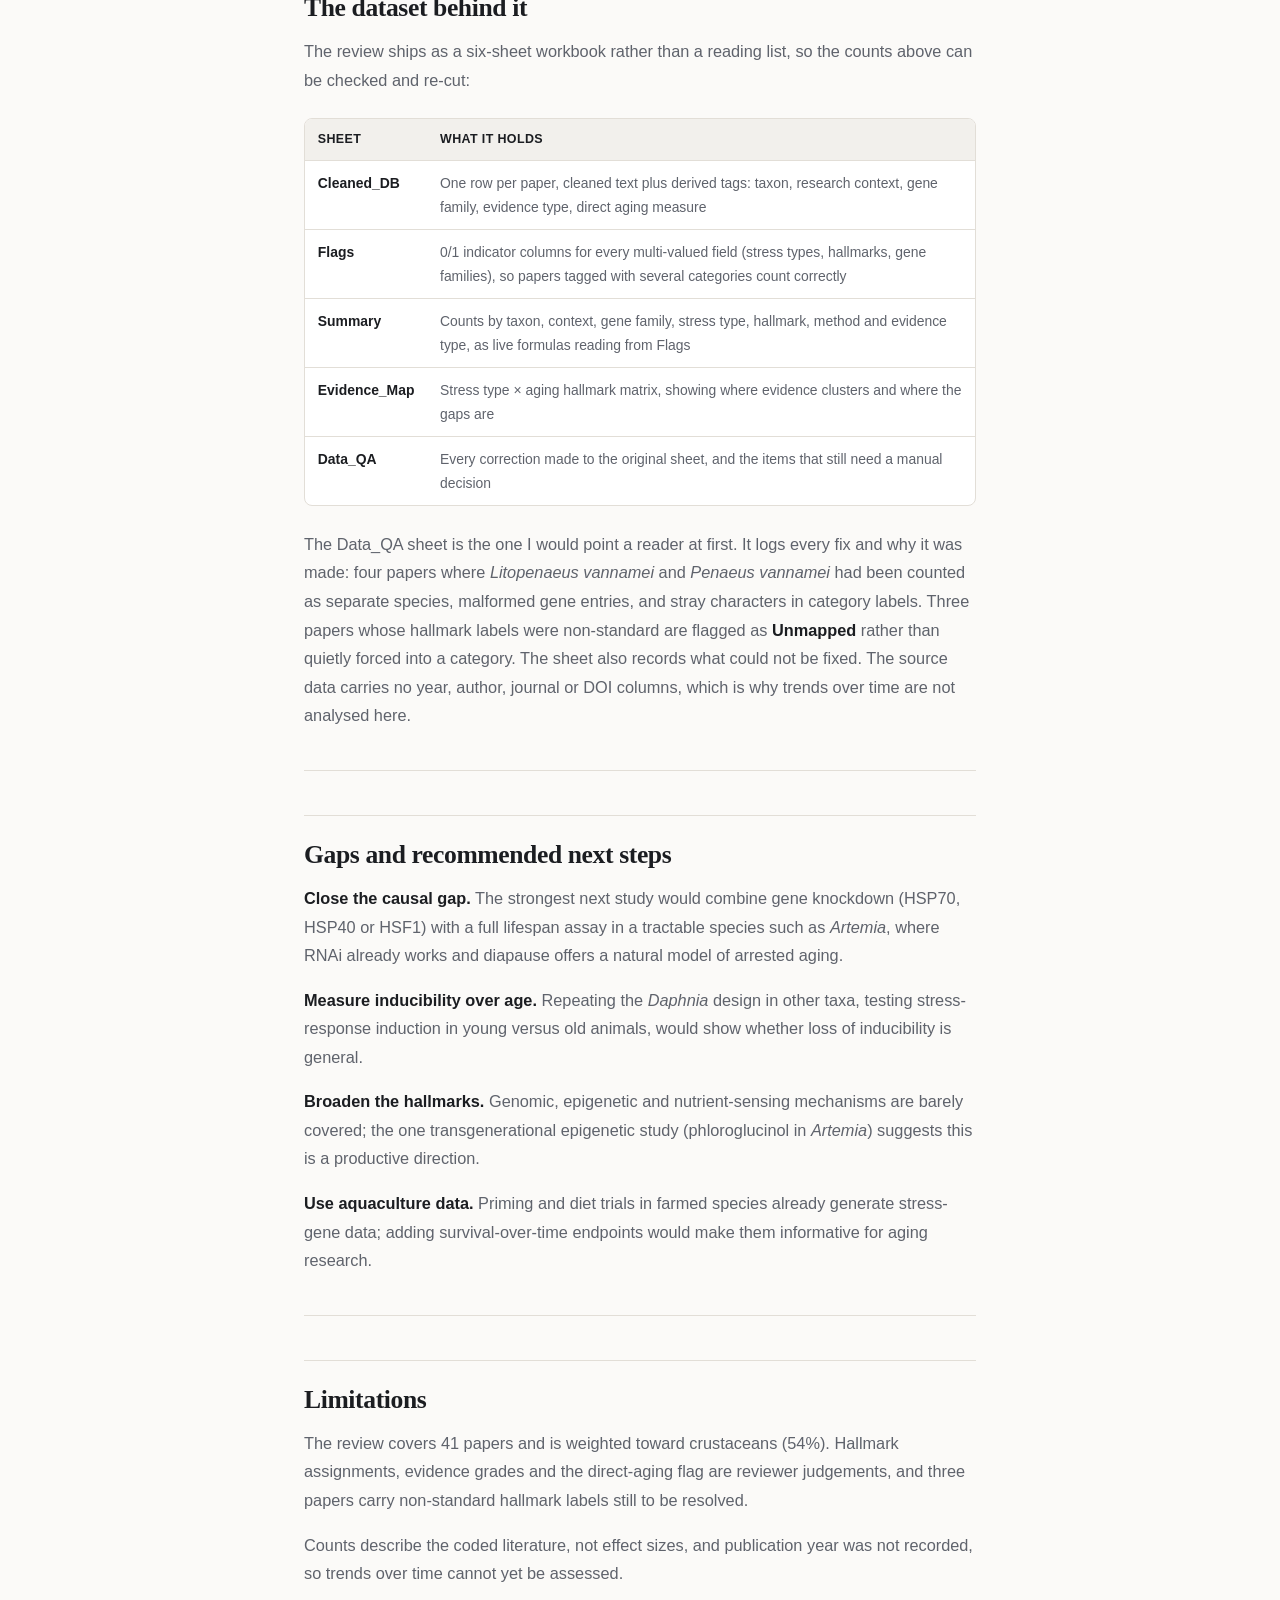
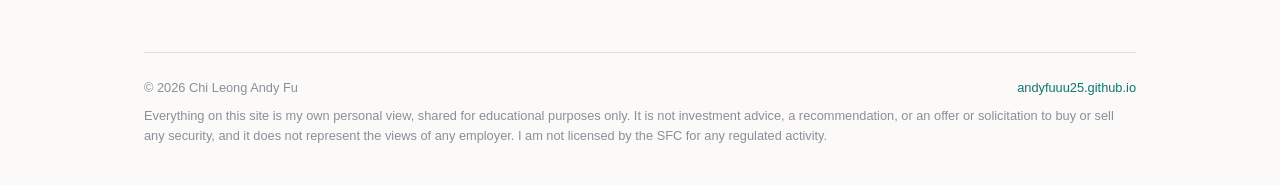
<file: research/aging-genes-arthropods.html>
<!DOCTYPE html>
<html lang="en">
<head>
<meta charset="utf-8">
<meta name="viewport" content="width=device-width, initial-scale=1">
<title>Stress-Response Genes and the Hallmarks of Aging in Arthropods | Andy Fu</title>
<meta name="description" content="A structured review of 41 papers on stress-response genes and aging in arthropods: HSP70 dominates the literature, but only two studies link a gene to longevity causally.">
<meta name="author" content="Chi Leong Andy Fu">

<meta property="og:type" content="article">
<meta property="og:title" content="Stress-Response Genes and the Hallmarks of Aging in Arthropods">
<meta property="og:description" content="A structured review of 41 papers on stress-response genes and aging in arthropods: HSP70 dominates the literature, but only two studies link a gene to longevity causally.">
<meta property="og:url" content="https://andyfuuu25.github.io/research/aging-genes-arthropods.html">

<link rel="canonical" href="https://andyfuuu25.github.io/research/aging-genes-arthropods.html">
<link rel="stylesheet" href="../assets/css/style.css">
<link rel="icon" href="data:image/svg+xml,<svg xmlns=%22http://www.w3.org/2000/svg%22 viewBox=%220 0 100 100%22><text y=%22.9em%22 font-size=%2290%22 font-family=%22Georgia,serif%22>AF</text></svg>">
<script>
  // Applied before paint so the correct theme is up on the first frame.
  (function () {
    try {
      var saved = localStorage.getItem('theme');
      if (saved === 'light' || saved === 'dark') {
        document.documentElement.setAttribute('data-theme', saved);
      }
    } catch (e) {}
  })();
</script>
</head>
<body>

<a class="skip-link" href="#main">Skip to content</a>

<header class="nav" id="nav">
  <div class="wrap nav__inner">
    <a class="nav__brand" href="../index.html">Andy&nbsp;Fu</a>
    <nav aria-label="Primary">
      <ul class="nav__links">
        <li><a href="../index.html#work">Work</a></li>
        <li class="is-optional"><a href="../index.html#experience">Experience</a></li>
        <li><a href="../index.html#contact">Contact</a></li>
        <li>
          <button class="theme-toggle" id="theme-toggle" type="button" aria-label="Toggle colour theme">
            <svg class="icon-moon" viewBox="0 0 24 24" fill="none" stroke="currentColor" stroke-width="2" stroke-linecap="round" stroke-linejoin="round" aria-hidden="true"><path d="M21 12.79A9 9 0 1 1 11.21 3 7 7 0 0 0 21 12.79z"/></svg>
            <svg class="icon-sun" viewBox="0 0 24 24" fill="none" stroke="currentColor" stroke-width="2" stroke-linecap="round" stroke-linejoin="round" aria-hidden="true"><circle cx="12" cy="12" r="4"/><path d="M12 2v2M12 20v2M4.93 4.93l1.41 1.41M17.66 17.66l1.41 1.41M2 12h2M20 12h2M6.34 17.66l-1.41 1.41M19.07 4.93l-1.41 1.41"/></svg>
          </button>
        </li>
      </ul>
    </nav>
  </div>
</header>

<main id="main" class="note">
  <div class="wrap">
    <a class="note__back" href="../index.html#work">Back to work</a>
    <article class="prose">
      <h1>Stress-Response Genes and the Hallmarks of Aging in Arthropods</h1>
      <p><strong>Executive summary of a structured literature review</strong> · Capstone research project</p>
      <p><strong>Analyst:</strong> Chi Leong Andy Fu · The University of Hong Kong</p>
      <hr>
      <table class="stat-table">
      <tbody>
      <tr>
      <td><strong>41</strong></td>
      <td>papers coded</td>
      </tr>
      <tr>
      <td><strong>22</strong></td>
      <td>species across crustaceans, insects and arachnids</td>
      </tr>
      <tr>
      <td><strong>51%</strong></td>
      <td>of papers study HSP70</td>
      </tr>
      <tr>
      <td><strong>29%</strong></td>
      <td>directly measure lifespan or age-related change</td>
      </tr>
      <tr>
      <td><strong>2</strong></td>
      <td>papers causally link a gene to longevity</td>
      </tr>
      </tbody>
      </table>
      <hr>
      <h2>Bottom line</h2>
      <p>Arthropods offer a rich literature on how stress-response genes, above all heat shock proteins, help animals survive heat, infection, toxins and poor diets. But most of that literature links to aging only by inference.</p>
      <p>Fewer than a third of the 41 papers measure aging directly, and only two manipulate a gene and then show a change in longevity. <strong>The field is well placed to test whether declining stress-response capacity drives aging in invertebrates, yet that test has mostly not been run.</strong></p>
      <hr>
      <h2>Scope and approach</h2>
      <p>Each paper was coded into a structured database recording species, stress type, genes studied, gene function, experimental method, key findings, and the hallmark(s) of aging it bears on, using the <strong>López-Otín hallmarks framework</strong>.</p>
      <p>The database was then cleaned: category labels were standardised, a duplicated species synonym was merged, and multi-valued fields were split so they could be counted. Three derived fields were added to support synthesis:</p>
      <ul>
      <li><strong>Gene family</strong> groups the genes (for example HSP70, HSP90, small HSPs, HSF1, antioxidant enzymes).</li>
      <li><strong>Evidence type</strong> grades each paper as <em>causal</em> (knockdown, silencing, recombinant protein), <em>correlational</em> (expression change only) or <em>physiological biomarker</em>.</li>
      <li><strong>Direct aging measure</strong> records whether the paper itself measures lifespan or age-related change, rather than the link being argued by the reviewer.</li>
      </ul>
      <hr>
      <h2>Key findings</h2>
      <h3>1. The evidence base is concentrated on one pathway</h3>
      <p>HSP70 appears in <strong>21 of 41 papers</strong>, and loss of proteostasis is the hallmark in <strong>29 (71%)</strong>. Mitochondrial dysfunction / oxidative stress (11) and altered intercellular communication, mostly immune function (12), follow. Genomic instability, epigenetic change and nutrient sensing have two or three papers each; <strong>telomere attrition and cellular senescence are absent entirely</strong>.</p>
      <h3>2. The link to aging is mostly inferred, not measured</h3>
      <p>58% of papers are correlational, typically reporting that a stress gene is upregulated under a challenge. Only 12 papers measure aging directly. The two that combine a genetic manipulation with a longevity readout are:</p>
      <ul>
      <li><strong>ArHsp40 knockdown</strong> in brine shrimp (<em>Artemia franciscana</em>), which shortened lifespan</li>
      <li><strong>Loss of HSF-1</strong> in the copepod <em>Tigriopus californicus</em>, which accelerated aging</li>
      </ul>
      <h3>3. Two literatures that rarely meet</h3>
      <p>An older physiological literature in flies measures aging directly (lifespan, lipid peroxidation, age pigments, rate-of-living) but studies few genes. A newer molecular literature, dominated by <em>Artemia</em> and farmed crustaceans (12 papers from aquaculture species), studies genes in depth but seldom follows animals across their lifespan.</p>
      <h3>4. HSF1 stands out as a mechanistic lead</h3>
      <p>In <em>Daphnia</em>, the short-lived species loses its ability to induce Hsp70 by mid-life while the long-lived species keeps it, and this tracks a decline in HSF-1 DNA binding. Together with the two causal HSF1 studies, this points to <strong>reduced stress-response inducibility</strong>, not simply lower gene expression, as the variable most worth testing.</p>
      <h3>5. Hormesis recurs across very different systems</h3>
      <p>Mild non-lethal heat shock protects shrimp against <em>Vibrio</em> and white spot virus through HSP70/HSP90, and low-dose radiation extends fruit fly lifespan through HSP and DNA-repair pathways. Dietary supplements in aquaculture that raise HSP70 and SOD fit the same pattern of mild stress priming resilience.</p>
      <figure><img loading="lazy" alt="Left: coverage of aging hallmarks, with loss of proteostasis dominant at 29 papers and telomere attrition and cellular senescence at zero. Right: papers by strength of evidence, 24 correlational against 12 causal and 5 biomarker." src="../assets/img/capstone-hallmarks.jpg" width="1400" height="486"></figure>
      <p><em>Figure 1. Left: coverage of aging hallmarks (a paper can map to several; telomere attrition and cellular senescence shown for reference). Right: papers by strength of evidence.</em></p>
      <hr>
      <h2>The dataset behind it</h2>
      <p>The review ships as a six-sheet workbook rather than a reading list, so the counts above can be checked and re-cut:</p>
      <div class="table-scroll"><table>
      <thead>
      <tr>
      <th>Sheet</th>
      <th>What it holds</th>
      </tr>
      </thead>
      <tbody>
      <tr>
      <td><strong>Cleaned_DB</strong></td>
      <td>One row per paper, cleaned text plus derived tags: taxon, research context, gene family, evidence type, direct aging measure</td>
      </tr>
      <tr>
      <td><strong>Flags</strong></td>
      <td>0/1 indicator columns for every multi-valued field (stress types, hallmarks, gene families), so papers tagged with several categories count correctly</td>
      </tr>
      <tr>
      <td><strong>Summary</strong></td>
      <td>Counts by taxon, context, gene family, stress type, hallmark, method and evidence type, as live formulas reading from Flags</td>
      </tr>
      <tr>
      <td><strong>Evidence_Map</strong></td>
      <td>Stress type × aging hallmark matrix, showing where evidence clusters and where the gaps are</td>
      </tr>
      <tr>
      <td><strong>Data_QA</strong></td>
      <td>Every correction made to the original sheet, and the items that still need a manual decision</td>
      </tr>
      </tbody>
      </table></div>
      <p>The Data_QA sheet is the one I would point a reader at first. It logs every fix and why it was made: four papers where <em>Litopenaeus vannamei</em> and <em>Penaeus vannamei</em> had been counted as separate species, malformed gene entries, and stray characters in category labels. Three papers whose hallmark labels were non-standard are flagged as <strong>Unmapped</strong> rather than quietly forced into a category. The sheet also records what could not be fixed. The source data carries no year, author, journal or DOI columns, which is why trends over time are not analysed here.</p>
      <hr>
      <h2>Gaps and recommended next steps</h2>
      <p><strong>Close the causal gap.</strong> The strongest next study would combine gene knockdown (HSP70, HSP40 or HSF1) with a full lifespan assay in a tractable species such as <em>Artemia</em>, where RNAi already works and diapause offers a natural model of arrested aging.</p>
      <p><strong>Measure inducibility over age.</strong> Repeating the <em>Daphnia</em> design in other taxa, testing stress-response induction in young versus old animals, would show whether loss of inducibility is general.</p>
      <p><strong>Broaden the hallmarks.</strong> Genomic, epigenetic and nutrient-sensing mechanisms are barely covered; the one transgenerational epigenetic study (phloroglucinol in <em>Artemia</em>) suggests this is a productive direction.</p>
      <p><strong>Use aquaculture data.</strong> Priming and diet trials in farmed species already generate stress-gene data; adding survival-over-time endpoints would make them informative for aging research.</p>
      <hr>
      <h2>Limitations</h2>
      <p>The review covers 41 papers and is weighted toward crustaceans (54%). Hallmark assignments, evidence grades and the direct-aging flag are reviewer judgements, and three papers carry non-standard hallmark labels still to be resolved.</p>
      <p>Counts describe the coded literature, not effect sizes, and publication year was not recorded, so trends over time cannot yet be assessed.</p>
    </article>
  </div>
</main>

<footer class="footer wrap">
  <span>© <span id="year">2026</span> Chi Leong Andy Fu</span>
  <span><a href="../index.html">andyfuuu25.github.io</a></span>
  <p class="footer__note">Everything on this site is my own personal view, shared for educational purposes only. It is not investment advice, a recommendation, or an offer or solicitation to buy or sell any security, and it does not represent the views of any employer. I am not licensed by the SFC for any regulated activity.</p>
</footer>

<script src="../assets/js/main.js"></script>
</body>
</html>
</file>
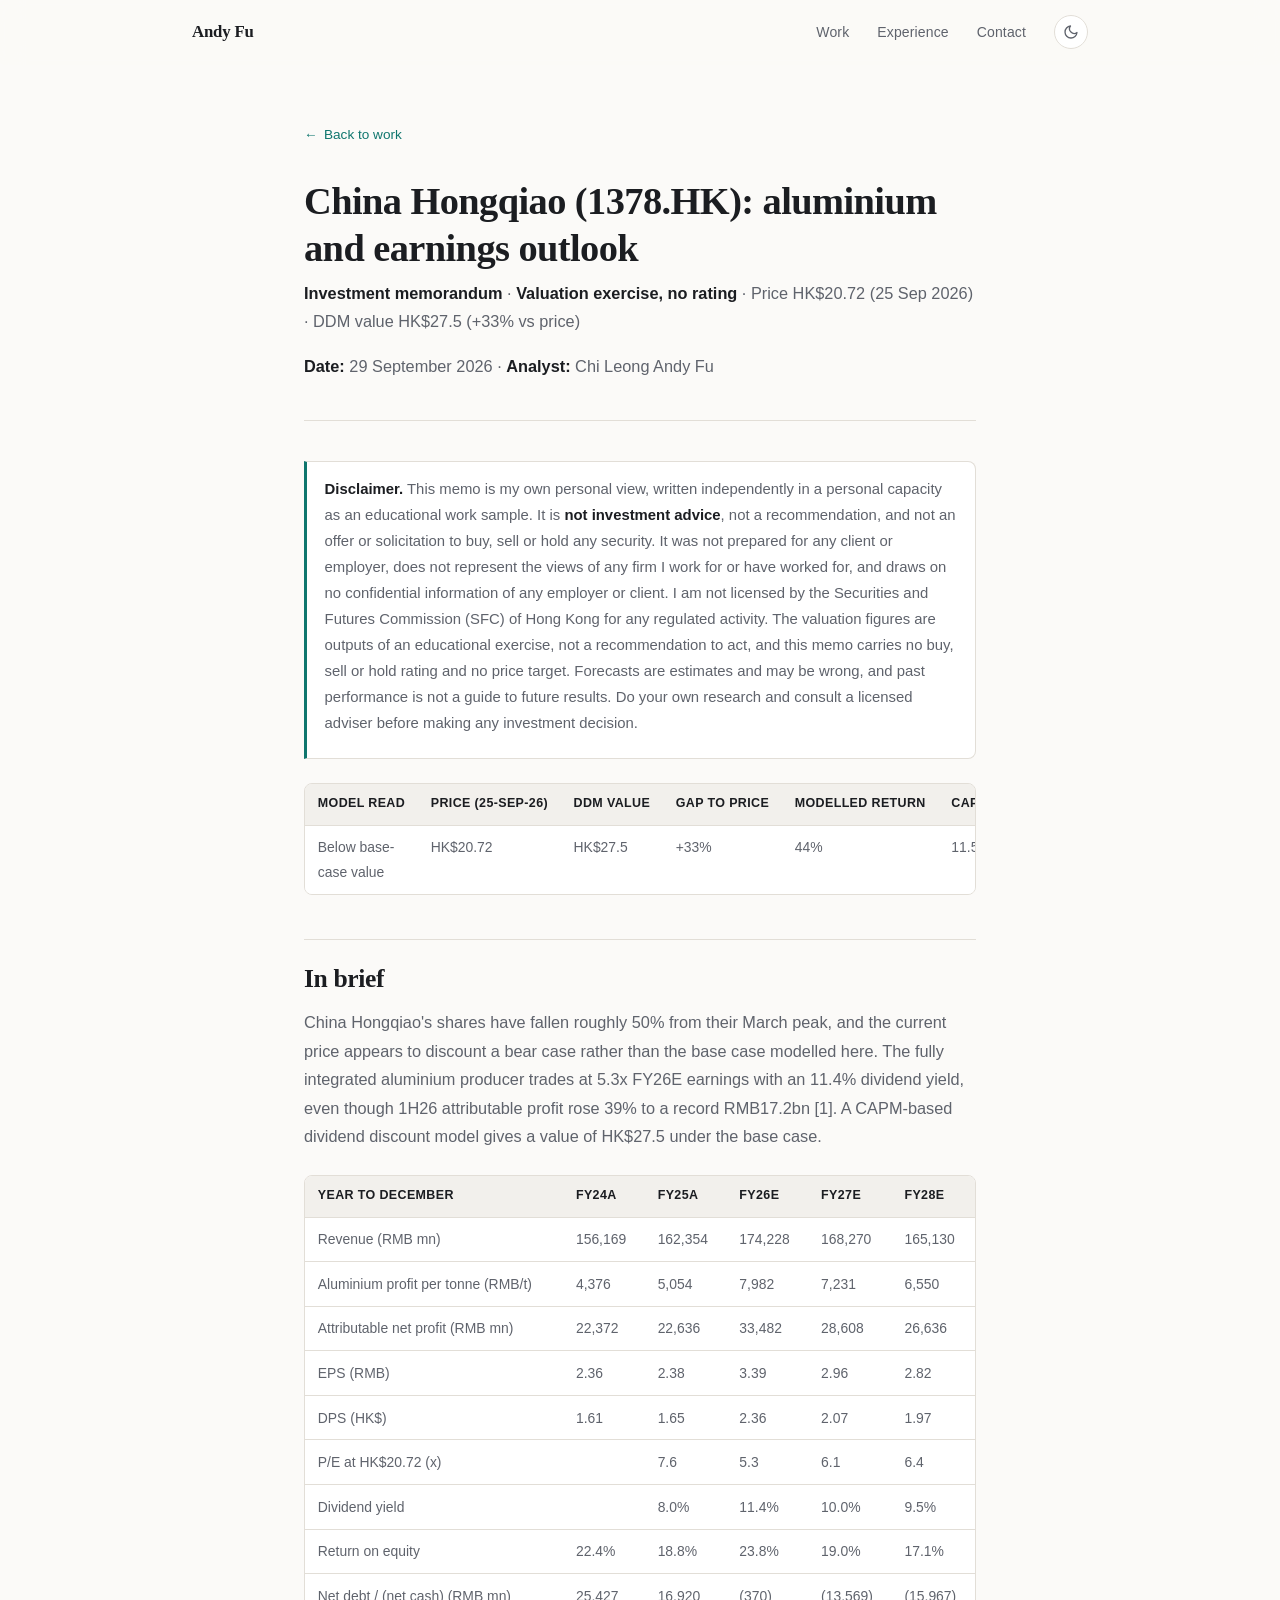
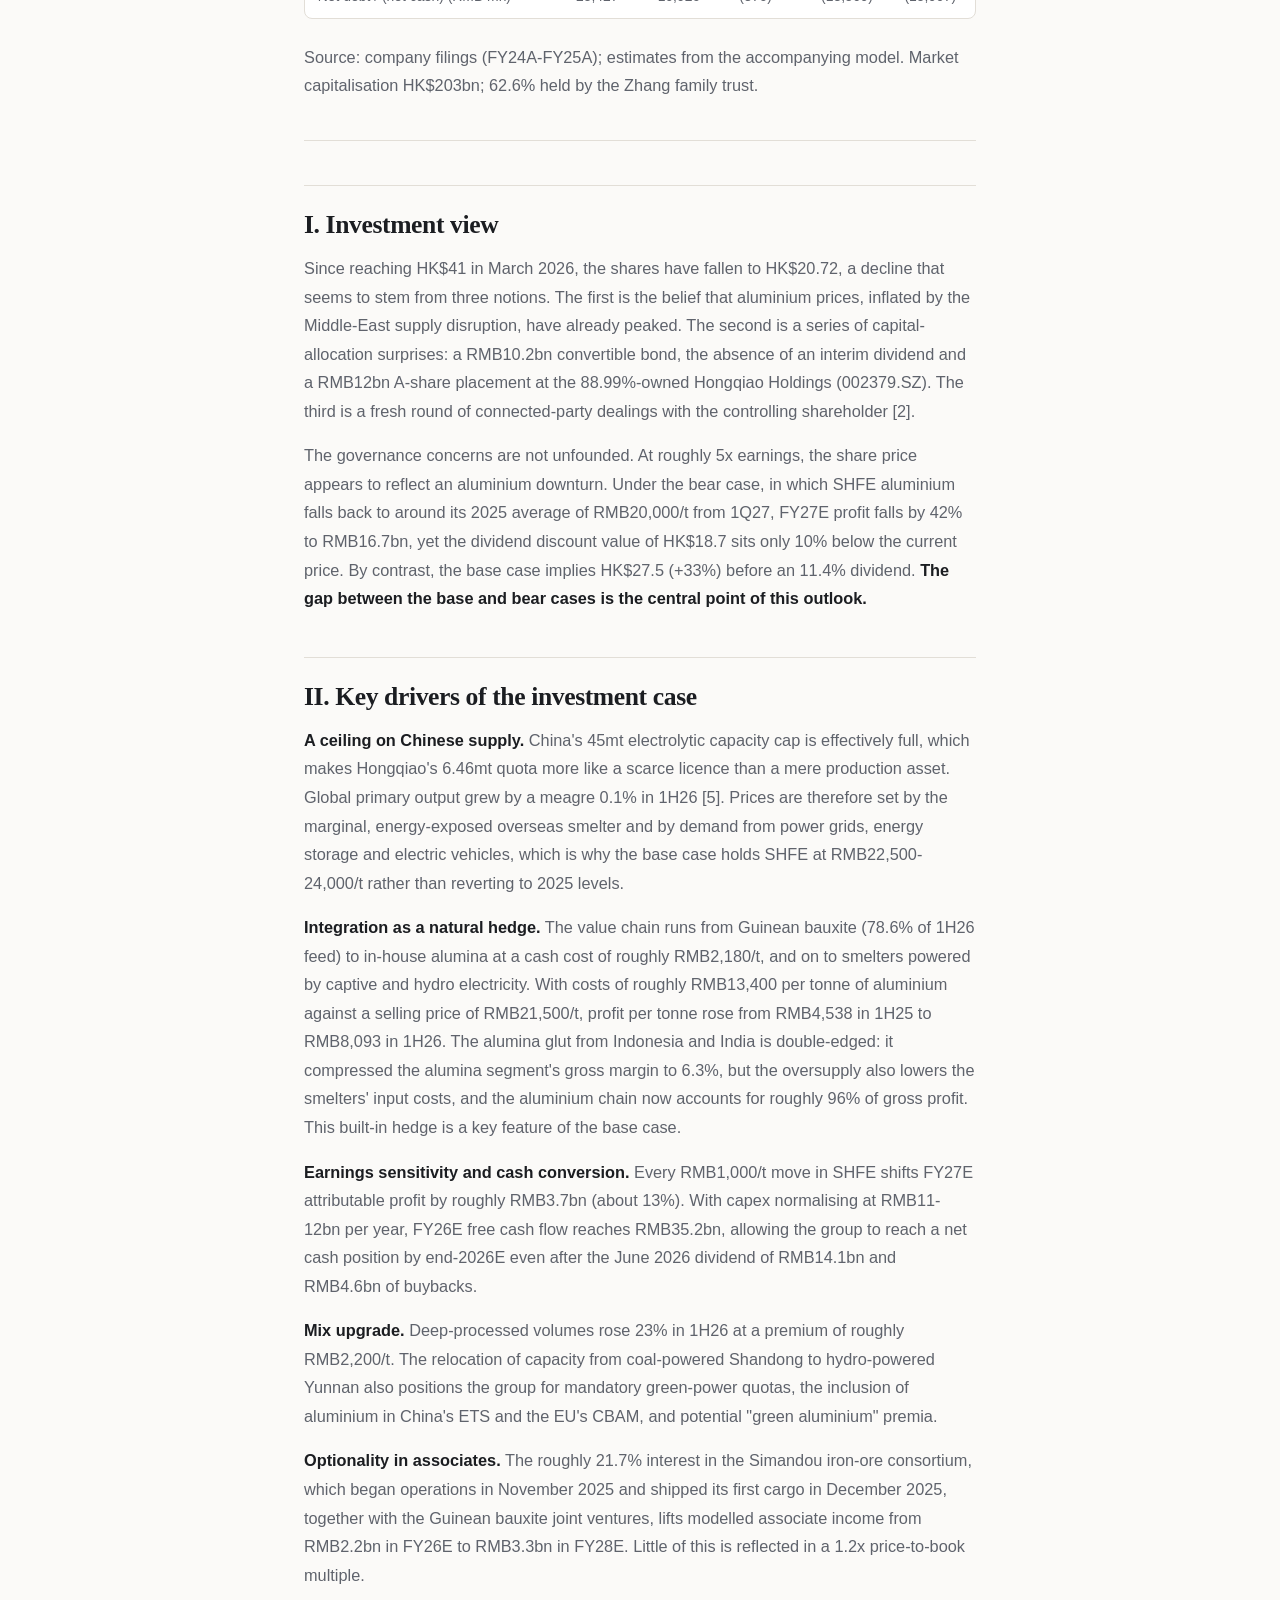
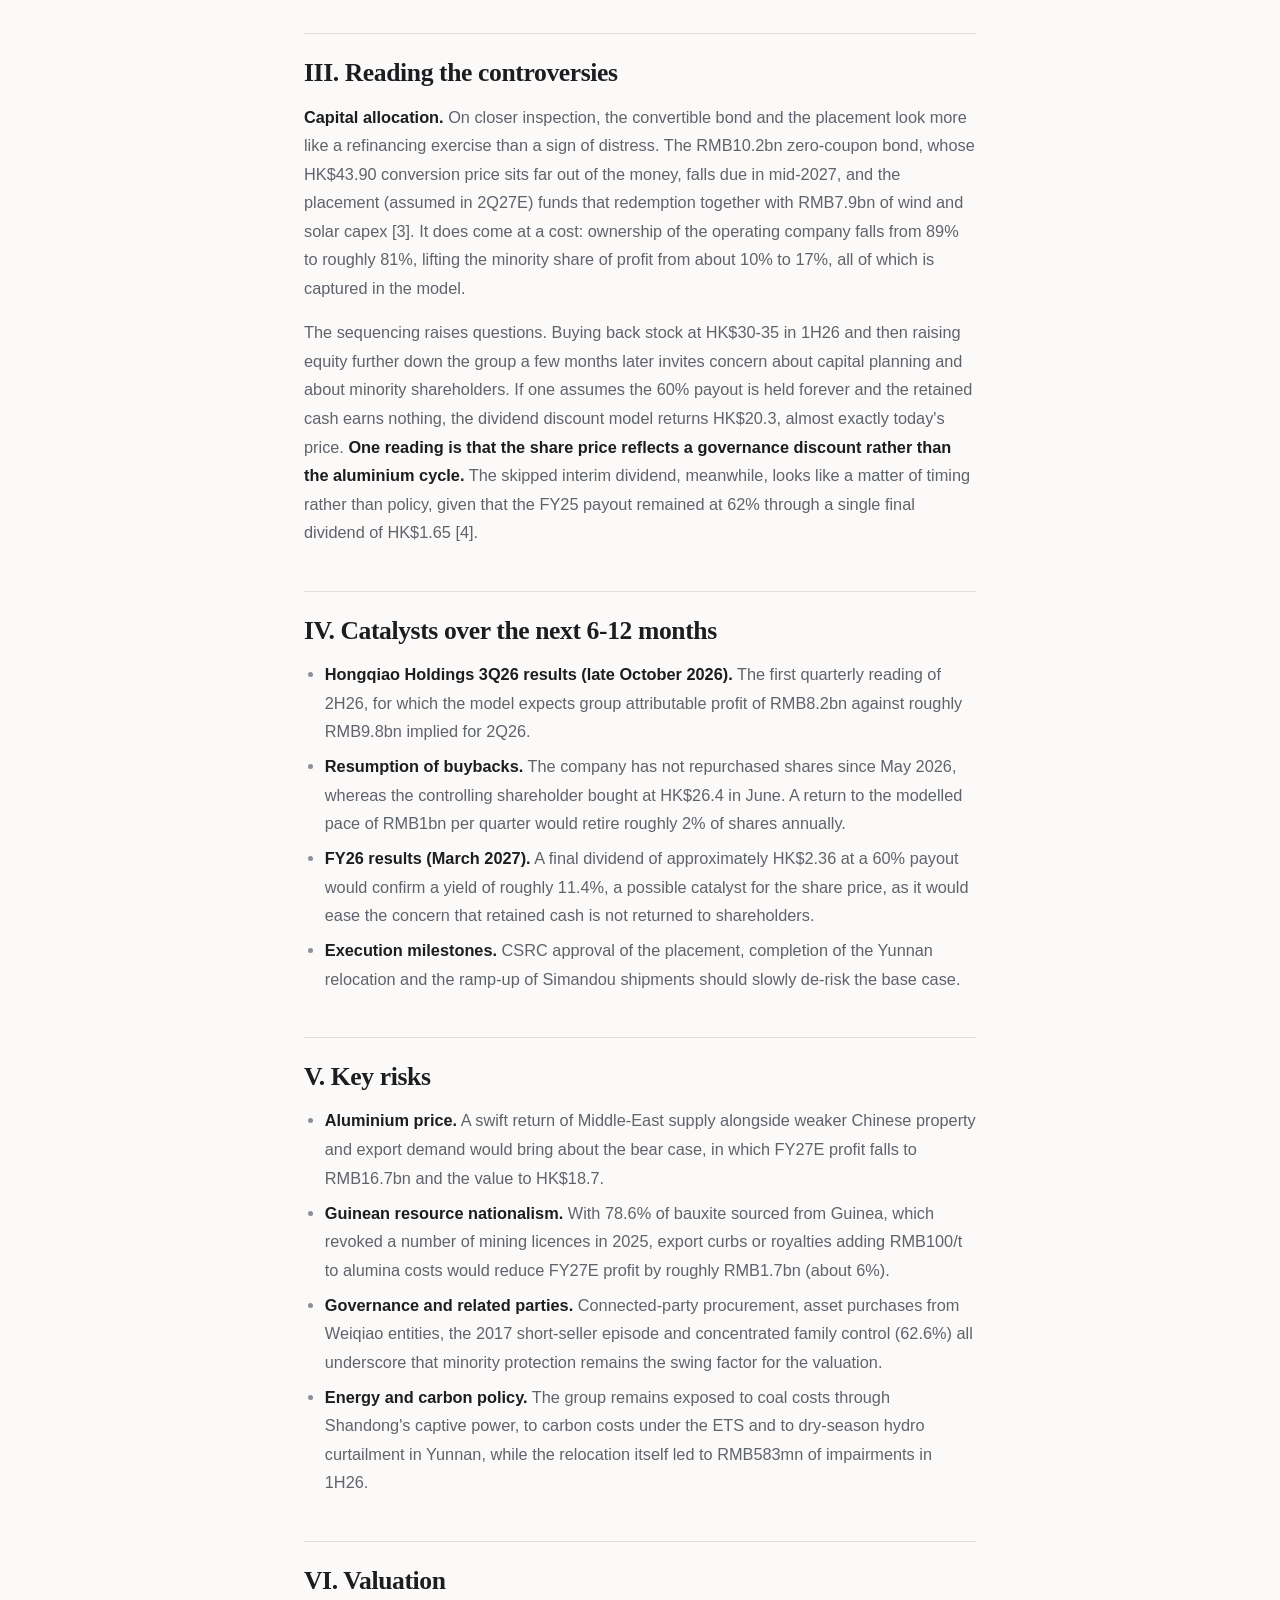
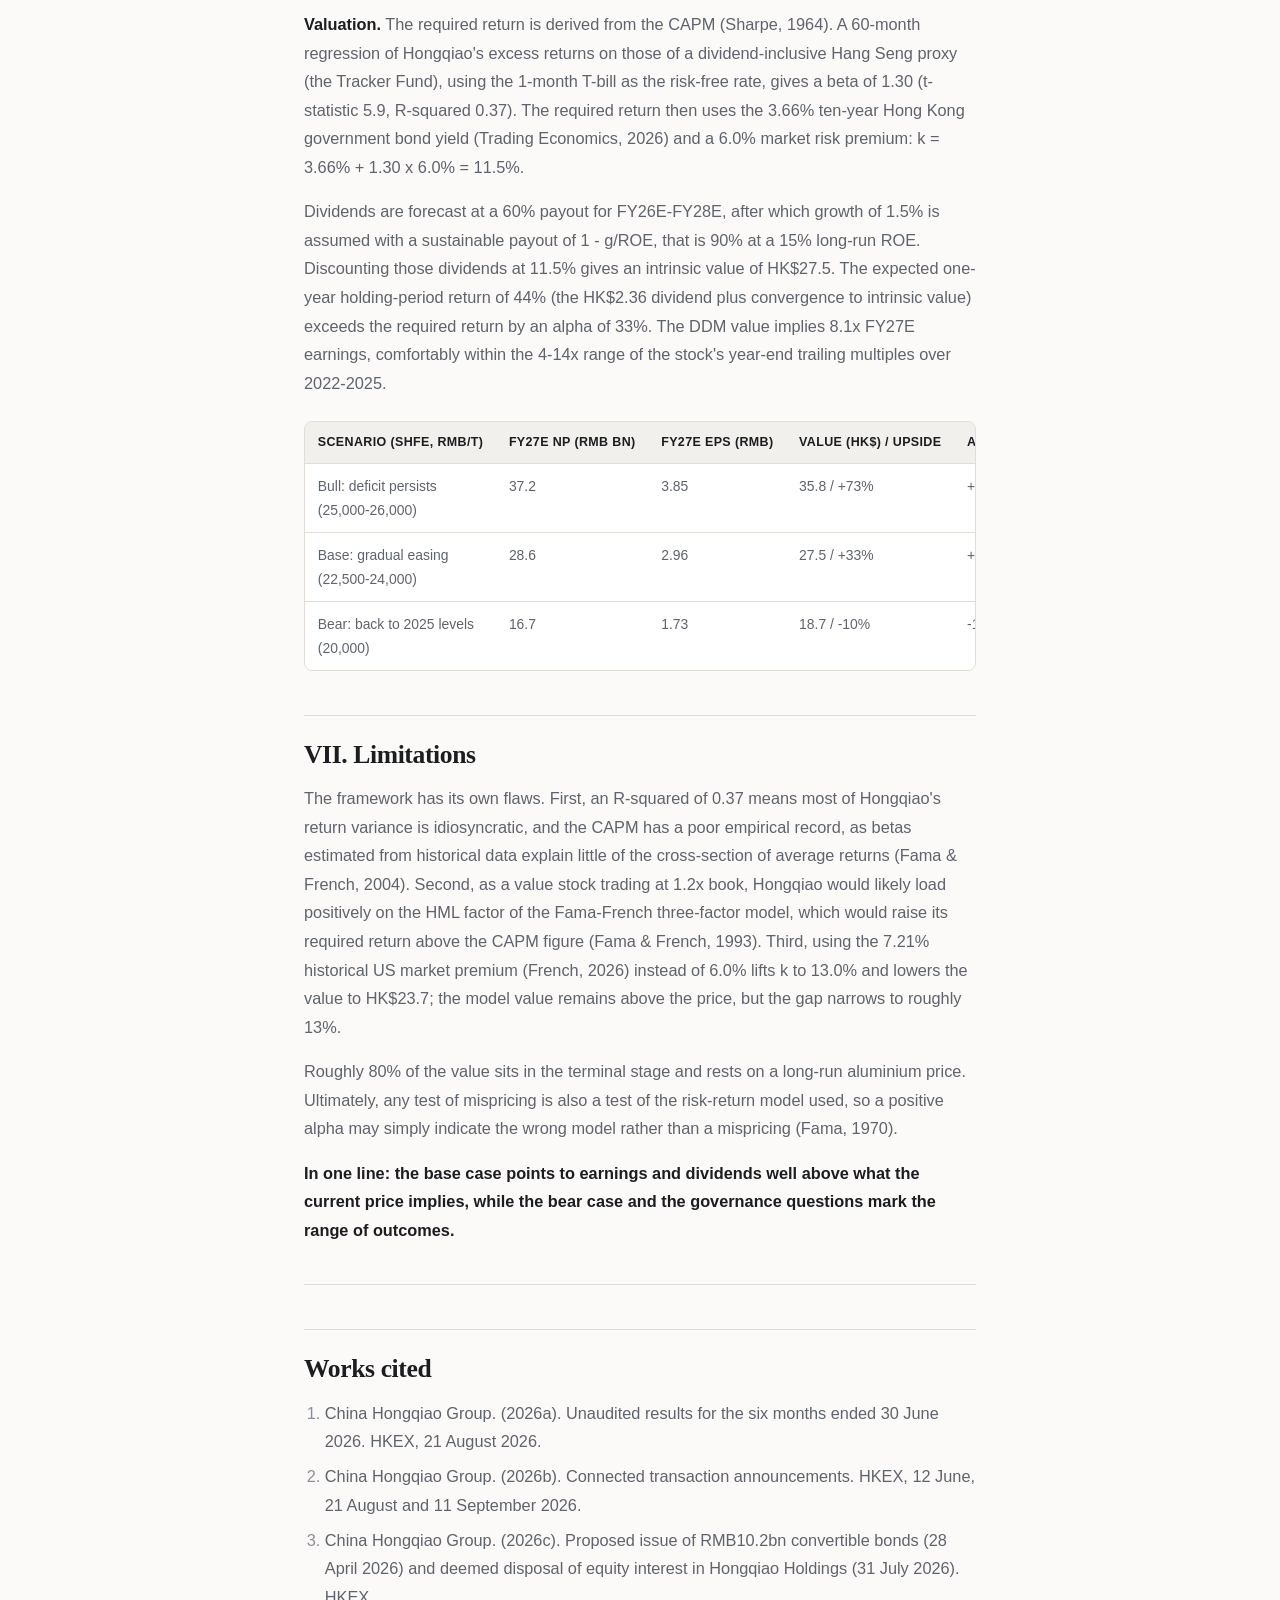
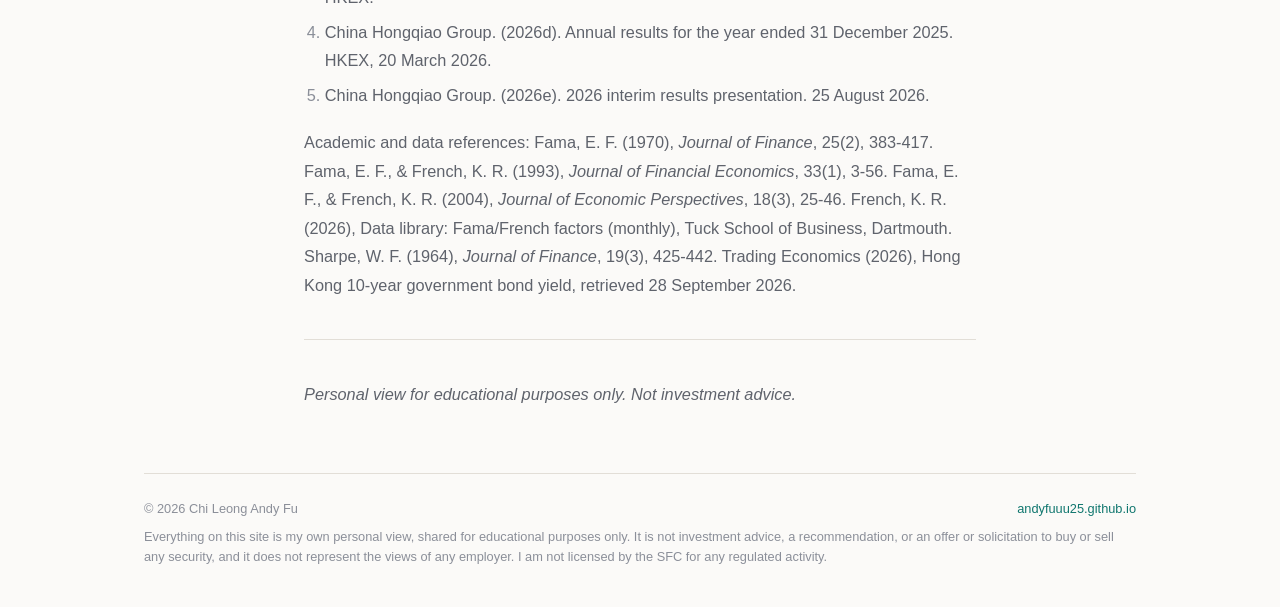
<file: research/china-hongqiao.html>
<!DOCTYPE html>
<html lang="en">
<head>
<meta charset="utf-8">
<meta name="viewport" content="width=device-width, initial-scale=1">
<title>China Hongqiao (1378.HK): aluminium and earnings outlook | Andy Fu</title>
<meta name="description" content="An investment memo on China Hongqiao: a CAPM dividend discount model gives a base-case value of HK$27.5 against a HK$20.72 share price, with bull, base and bear aluminium scenarios.">
<meta name="author" content="Chi Leong Andy Fu">

<meta property="og:type" content="article">
<meta property="og:title" content="China Hongqiao (1378.HK): aluminium and earnings outlook">
<meta property="og:description" content="An investment memo on China Hongqiao: a CAPM dividend discount model gives a base-case value of HK$27.5 against a HK$20.72 share price, with bull, base and bear aluminium scenarios.">
<meta property="og:url" content="https://andyfuuu25.github.io/research/china-hongqiao.html">

<link rel="canonical" href="https://andyfuuu25.github.io/research/china-hongqiao.html">
<link rel="stylesheet" href="../assets/css/style.css">
<link rel="icon" href="data:image/svg+xml,<svg xmlns=%22http://www.w3.org/2000/svg%22 viewBox=%220 0 100 100%22><text y=%22.9em%22 font-size=%2290%22 font-family=%22Georgia,serif%22>AF</text></svg>">
<script>
  // Applied before paint so the correct theme is up on the first frame.
  (function () {
    try {
      var saved = localStorage.getItem('theme');
      if (saved === 'light' || saved === 'dark') {
        document.documentElement.setAttribute('data-theme', saved);
      }
    } catch (e) {}
  })();
</script>
</head>
<body>

<a class="skip-link" href="#main">Skip to content</a>

<header class="nav" id="nav">
  <div class="wrap nav__inner">
    <a class="nav__brand" href="../index.html">Andy&nbsp;Fu</a>
    <nav aria-label="Primary">
      <ul class="nav__links">
        <li><a href="../index.html#work">Work</a></li>
        <li class="is-optional"><a href="../index.html#experience">Experience</a></li>
        <li><a href="../index.html#contact">Contact</a></li>
        <li>
          <button class="theme-toggle" id="theme-toggle" type="button" aria-label="Toggle colour theme">
            <svg class="icon-moon" viewBox="0 0 24 24" fill="none" stroke="currentColor" stroke-width="2" stroke-linecap="round" stroke-linejoin="round" aria-hidden="true"><path d="M21 12.79A9 9 0 1 1 11.21 3 7 7 0 0 0 21 12.79z"/></svg>
            <svg class="icon-sun" viewBox="0 0 24 24" fill="none" stroke="currentColor" stroke-width="2" stroke-linecap="round" stroke-linejoin="round" aria-hidden="true"><circle cx="12" cy="12" r="4"/><path d="M12 2v2M12 20v2M4.93 4.93l1.41 1.41M17.66 17.66l1.41 1.41M2 12h2M20 12h2M6.34 17.66l-1.41 1.41M19.07 4.93l-1.41 1.41"/></svg>
          </button>
        </li>
      </ul>
    </nav>
  </div>
</header>

<main id="main" class="note">
  <div class="wrap">
    <a class="note__back" href="../index.html#work">Back to work</a>
    <article class="prose">
      <h1>China Hongqiao (1378.HK): aluminium and earnings outlook</h1>
      <p><strong>Investment memorandum</strong> · <strong>Valuation exercise, no rating</strong> · Price HK$20.72 (25 Sep 2026) · DDM value HK$27.5 (+33% vs price)</p>
      <p><strong>Date:</strong> 29 September 2026 · <strong>Analyst:</strong> Chi Leong Andy Fu</p>
      <hr>
      <blockquote>
      <p><strong>Disclaimer.</strong> This memo is my own personal view, written independently in a personal capacity as an educational work sample. It is <strong>not investment advice</strong>, not a recommendation, and not an offer or solicitation to buy, sell or hold any security. It was not prepared for any client or employer, does not represent the views of any firm I work for or have worked for, and draws on no confidential information of any employer or client. I am not licensed by the Securities and Futures Commission (SFC) of Hong Kong for any regulated activity. The valuation figures are outputs of an educational exercise, not a recommendation to act, and this memo carries no buy, sell or hold rating and no price target. Forecasts are estimates and may be wrong, and past performance is not a guide to future results. Do your own research and consult a licensed adviser before making any investment decision.</p>
      </blockquote>
      <div class="table-scroll"><table>
      <thead>
      <tr>
      <th>Model read</th>
      <th>Price (25-Sep-26)</th>
      <th>DDM value</th>
      <th>Gap to price</th>
      <th>Modelled return</th>
      <th>CAPM required return</th>
      </tr>
      </thead>
      <tbody>
      <tr>
      <td>Below base-case value</td>
      <td>HK$20.72</td>
      <td>HK$27.5</td>
      <td>+33%</td>
      <td>44%</td>
      <td>11.5%</td>
      </tr>
      </tbody>
      </table></div>
      <h2>In brief</h2>
      <p>China Hongqiao's shares have fallen roughly 50% from their March peak, and the current price appears to discount a bear case rather than the base case modelled here. The fully integrated aluminium producer trades at 5.3x FY26E earnings with an 11.4% dividend yield, even though 1H26 attributable profit rose 39% to a record RMB17.2bn [1]. A CAPM-based dividend discount model gives a value of HK$27.5 under the base case.</p>
      <div class="table-scroll"><table>
      <thead>
      <tr>
      <th>Year to December</th>
      <th>FY24A</th>
      <th>FY25A</th>
      <th>FY26E</th>
      <th>FY27E</th>
      <th>FY28E</th>
      </tr>
      </thead>
      <tbody>
      <tr>
      <td>Revenue (RMB mn)</td>
      <td>156,169</td>
      <td>162,354</td>
      <td>174,228</td>
      <td>168,270</td>
      <td>165,130</td>
      </tr>
      <tr>
      <td>Aluminium profit per tonne (RMB/t)</td>
      <td>4,376</td>
      <td>5,054</td>
      <td>7,982</td>
      <td>7,231</td>
      <td>6,550</td>
      </tr>
      <tr>
      <td>Attributable net profit (RMB mn)</td>
      <td>22,372</td>
      <td>22,636</td>
      <td>33,482</td>
      <td>28,608</td>
      <td>26,636</td>
      </tr>
      <tr>
      <td>EPS (RMB)</td>
      <td>2.36</td>
      <td>2.38</td>
      <td>3.39</td>
      <td>2.96</td>
      <td>2.82</td>
      </tr>
      <tr>
      <td>DPS (HK$)</td>
      <td>1.61</td>
      <td>1.65</td>
      <td>2.36</td>
      <td>2.07</td>
      <td>1.97</td>
      </tr>
      <tr>
      <td>P/E at HK$20.72 (x)</td>
      <td></td>
      <td>7.6</td>
      <td>5.3</td>
      <td>6.1</td>
      <td>6.4</td>
      </tr>
      <tr>
      <td>Dividend yield</td>
      <td></td>
      <td>8.0%</td>
      <td>11.4%</td>
      <td>10.0%</td>
      <td>9.5%</td>
      </tr>
      <tr>
      <td>Return on equity</td>
      <td>22.4%</td>
      <td>18.8%</td>
      <td>23.8%</td>
      <td>19.0%</td>
      <td>17.1%</td>
      </tr>
      <tr>
      <td>Net debt / (net cash) (RMB mn)</td>
      <td>25,427</td>
      <td>16,920</td>
      <td>(370)</td>
      <td>(13,569)</td>
      <td>(15,967)</td>
      </tr>
      </tbody>
      </table></div>
      <p>Source: company filings (FY24A-FY25A); estimates from the accompanying model. Market capitalisation HK$203bn; 62.6% held by the Zhang family trust.</p>
      <hr>
      <h2>I. Investment view</h2>
      <p>Since reaching HK$41 in March 2026, the shares have fallen to HK$20.72, a decline that seems to stem from three notions. The first is the belief that aluminium prices, inflated by the Middle-East supply disruption, have already peaked. The second is a series of capital-allocation surprises: a RMB10.2bn convertible bond, the absence of an interim dividend and a RMB12bn A-share placement at the 88.99%-owned Hongqiao Holdings (002379.SZ). The third is a fresh round of connected-party dealings with the controlling shareholder [2].</p>
      <p>The governance concerns are not unfounded. At roughly 5x earnings, the share price appears to reflect an aluminium downturn. Under the bear case, in which SHFE aluminium falls back to around its 2025 average of RMB20,000/t from 1Q27, FY27E profit falls by 42% to RMB16.7bn, yet the dividend discount value of HK$18.7 sits only 10% below the current price. By contrast, the base case implies HK$27.5 (+33%) before an 11.4% dividend. <strong>The gap between the base and bear cases is the central point of this outlook.</strong></p>
      <h2>II. Key drivers of the investment case</h2>
      <p><strong>A ceiling on Chinese supply.</strong> China's 45mt electrolytic capacity cap is effectively full, which makes Hongqiao's 6.46mt quota more like a scarce licence than a mere production asset. Global primary output grew by a meagre 0.1% in 1H26 [5]. Prices are therefore set by the marginal, energy-exposed overseas smelter and by demand from power grids, energy storage and electric vehicles, which is why the base case holds SHFE at RMB22,500-24,000/t rather than reverting to 2025 levels.</p>
      <p><strong>Integration as a natural hedge.</strong> The value chain runs from Guinean bauxite (78.6% of 1H26 feed) to in-house alumina at a cash cost of roughly RMB2,180/t, and on to smelters powered by captive and hydro electricity. With costs of roughly RMB13,400 per tonne of aluminium against a selling price of RMB21,500/t, profit per tonne rose from RMB4,538 in 1H25 to RMB8,093 in 1H26. The alumina glut from Indonesia and India is double-edged: it compressed the alumina segment's gross margin to 6.3%, but the oversupply also lowers the smelters' input costs, and the aluminium chain now accounts for roughly 96% of gross profit. This built-in hedge is a key feature of the base case.</p>
      <p><strong>Earnings sensitivity and cash conversion.</strong> Every RMB1,000/t move in SHFE shifts FY27E attributable profit by roughly RMB3.7bn (about 13%). With capex normalising at RMB11-12bn per year, FY26E free cash flow reaches RMB35.2bn, allowing the group to reach a net cash position by end-2026E even after the June 2026 dividend of RMB14.1bn and RMB4.6bn of buybacks.</p>
      <p><strong>Mix upgrade.</strong> Deep-processed volumes rose 23% in 1H26 at a premium of roughly RMB2,200/t. The relocation of capacity from coal-powered Shandong to hydro-powered Yunnan also positions the group for mandatory green-power quotas, the inclusion of aluminium in China's ETS and the EU's CBAM, and potential "green aluminium" premia.</p>
      <p><strong>Optionality in associates.</strong> The roughly 21.7% interest in the Simandou iron-ore consortium, which began operations in November 2025 and shipped its first cargo in December 2025, together with the Guinean bauxite joint ventures, lifts modelled associate income from RMB2.2bn in FY26E to RMB3.3bn in FY28E. Little of this is reflected in a 1.2x price-to-book multiple.</p>
      <h2>III. Reading the controversies</h2>
      <p><strong>Capital allocation.</strong> On closer inspection, the convertible bond and the placement look more like a refinancing exercise than a sign of distress. The RMB10.2bn zero-coupon bond, whose HK$43.90 conversion price sits far out of the money, falls due in mid-2027, and the placement (assumed in 2Q27E) funds that redemption together with RMB7.9bn of wind and solar capex [3]. It does come at a cost: ownership of the operating company falls from 89% to roughly 81%, lifting the minority share of profit from about 10% to 17%, all of which is captured in the model.</p>
      <p>The sequencing raises questions. Buying back stock at HK$30-35 in 1H26 and then raising equity further down the group a few months later invites concern about capital planning and about minority shareholders. If one assumes the 60% payout is held forever and the retained cash earns nothing, the dividend discount model returns HK$20.3, almost exactly today's price. <strong>One reading is that the share price reflects a governance discount rather than the aluminium cycle.</strong> The skipped interim dividend, meanwhile, looks like a matter of timing rather than policy, given that the FY25 payout remained at 62% through a single final dividend of HK$1.65 [4].</p>
      <h2>IV. Catalysts over the next 6-12 months</h2>
      <ul>
      <li><strong>Hongqiao Holdings 3Q26 results (late October 2026).</strong> The first quarterly reading of 2H26, for which the model expects group attributable profit of RMB8.2bn against roughly RMB9.8bn implied for 2Q26.</li>
      <li><strong>Resumption of buybacks.</strong> The company has not repurchased shares since May 2026, whereas the controlling shareholder bought at HK$26.4 in June. A return to the modelled pace of RMB1bn per quarter would retire roughly 2% of shares annually.</li>
      <li><strong>FY26 results (March 2027).</strong> A final dividend of approximately HK$2.36 at a 60% payout would confirm a yield of roughly 11.4%, a possible catalyst for the share price, as it would ease the concern that retained cash is not returned to shareholders.</li>
      <li><strong>Execution milestones.</strong> CSRC approval of the placement, completion of the Yunnan relocation and the ramp-up of Simandou shipments should slowly de-risk the base case.</li>
      </ul>
      <h2>V. Key risks</h2>
      <ul>
      <li><strong>Aluminium price.</strong> A swift return of Middle-East supply alongside weaker Chinese property and export demand would bring about the bear case, in which FY27E profit falls to RMB16.7bn and the value to HK$18.7.</li>
      <li><strong>Guinean resource nationalism.</strong> With 78.6% of bauxite sourced from Guinea, which revoked a number of mining licences in 2025, export curbs or royalties adding RMB100/t to alumina costs would reduce FY27E profit by roughly RMB1.7bn (about 6%).</li>
      <li><strong>Governance and related parties.</strong> Connected-party procurement, asset purchases from Weiqiao entities, the 2017 short-seller episode and concentrated family control (62.6%) all underscore that minority protection remains the swing factor for the valuation.</li>
      <li><strong>Energy and carbon policy.</strong> The group remains exposed to coal costs through Shandong's captive power, to carbon costs under the ETS and to dry-season hydro curtailment in Yunnan, while the relocation itself led to RMB583mn of impairments in 1H26.</li>
      </ul>
      <h2>VI. Valuation</h2>
      <p><strong>Valuation.</strong> The required return is derived from the CAPM (Sharpe, 1964). A 60-month regression of Hongqiao's excess returns on those of a dividend-inclusive Hang Seng proxy (the Tracker Fund), using the 1-month T-bill as the risk-free rate, gives a beta of 1.30 (t-statistic 5.9, R-squared 0.37). The required return then uses the 3.66% ten-year Hong Kong government bond yield (Trading Economics, 2026) and a 6.0% market risk premium: k = 3.66% + 1.30 x 6.0% = 11.5%.</p>
      <p>Dividends are forecast at a 60% payout for FY26E-FY28E, after which growth of 1.5% is assumed with a sustainable payout of 1 - g/ROE, that is 90% at a 15% long-run ROE. Discounting those dividends at 11.5% gives an intrinsic value of HK$27.5. The expected one-year holding-period return of 44% (the HK$2.36 dividend plus convergence to intrinsic value) exceeds the required return by an alpha of 33%. The DDM value implies 8.1x FY27E earnings, comfortably within the 4-14x range of the stock's year-end trailing multiples over 2022-2025.</p>
      <div class="table-scroll"><table>
      <thead>
      <tr>
      <th>Scenario (SHFE, RMB/t)</th>
      <th>FY27E NP (RMB bn)</th>
      <th>FY27E EPS (RMB)</th>
      <th>Value (HK$) / upside</th>
      <th>Alpha vs CAPM</th>
      </tr>
      </thead>
      <tbody>
      <tr>
      <td>Bull: deficit persists (25,000-26,000)</td>
      <td>37.2</td>
      <td>3.85</td>
      <td>35.8 / +73%</td>
      <td>+73%</td>
      </tr>
      <tr>
      <td>Base: gradual easing (22,500-24,000)</td>
      <td>28.6</td>
      <td>2.96</td>
      <td>27.5 / +33%</td>
      <td>+33%</td>
      </tr>
      <tr>
      <td>Bear: back to 2025 levels (20,000)</td>
      <td>16.7</td>
      <td>1.73</td>
      <td>18.7 / -10%</td>
      <td>-10%</td>
      </tr>
      </tbody>
      </table></div>
      <h2>VII. Limitations</h2>
      <p>The framework has its own flaws. First, an R-squared of 0.37 means most of Hongqiao's return variance is idiosyncratic, and the CAPM has a poor empirical record, as betas estimated from historical data explain little of the cross-section of average returns (Fama &amp; French, 2004). Second, as a value stock trading at 1.2x book, Hongqiao would likely load positively on the HML factor of the Fama-French three-factor model, which would raise its required return above the CAPM figure (Fama &amp; French, 1993). Third, using the 7.21% historical US market premium (French, 2026) instead of 6.0% lifts k to 13.0% and lowers the value to HK$23.7; the model value remains above the price, but the gap narrows to roughly 13%.</p>
      <p>Roughly 80% of the value sits in the terminal stage and rests on a long-run aluminium price. Ultimately, any test of mispricing is also a test of the risk-return model used, so a positive alpha may simply indicate the wrong model rather than a mispricing (Fama, 1970).</p>
      <p><strong>In one line: the base case points to earnings and dividends well above what the current price implies, while the bear case and the governance questions mark the range of outcomes.</strong></p>
      <hr>
      <h2>Works cited</h2>
      <ol>
      <li>China Hongqiao Group. (2026a). Unaudited results for the six months ended 30 June 2026. HKEX, 21 August 2026.</li>
      <li>China Hongqiao Group. (2026b). Connected transaction announcements. HKEX, 12 June, 21 August and 11 September 2026.</li>
      <li>China Hongqiao Group. (2026c). Proposed issue of RMB10.2bn convertible bonds (28 April 2026) and deemed disposal of equity interest in Hongqiao Holdings (31 July 2026). HKEX.</li>
      <li>China Hongqiao Group. (2026d). Annual results for the year ended 31 December 2025. HKEX, 20 March 2026.</li>
      <li>China Hongqiao Group. (2026e). 2026 interim results presentation. 25 August 2026.</li>
      </ol>
      <p>Academic and data references: Fama, E. F. (1970), <em>Journal of Finance</em>, 25(2), 383-417. Fama, E. F., &amp; French, K. R. (1993), <em>Journal of Financial Economics</em>, 33(1), 3-56. Fama, E. F., &amp; French, K. R. (2004), <em>Journal of Economic Perspectives</em>, 18(3), 25-46. French, K. R. (2026), Data library: Fama/French factors (monthly), Tuck School of Business, Dartmouth. Sharpe, W. F. (1964), <em>Journal of Finance</em>, 19(3), 425-442. Trading Economics (2026), Hong Kong 10-year government bond yield, retrieved 28 September 2026.</p>
      <hr>
      <p><em>Personal view for educational purposes only. Not investment advice.</em></p>
    </article>
  </div>
</main>

<footer class="footer wrap">
  <span>© <span id="year">2026</span> Chi Leong Andy Fu</span>
  <span><a href="../index.html">andyfuuu25.github.io</a></span>
  <p class="footer__note">Everything on this site is my own personal view, shared for educational purposes only. It is not investment advice, a recommendation, or an offer or solicitation to buy or sell any security, and it does not represent the views of any employer. I am not licensed by the SFC for any regulated activity.</p>
</footer>

<script src="../assets/js/main.js"></script>
</body>
</html>
</file>
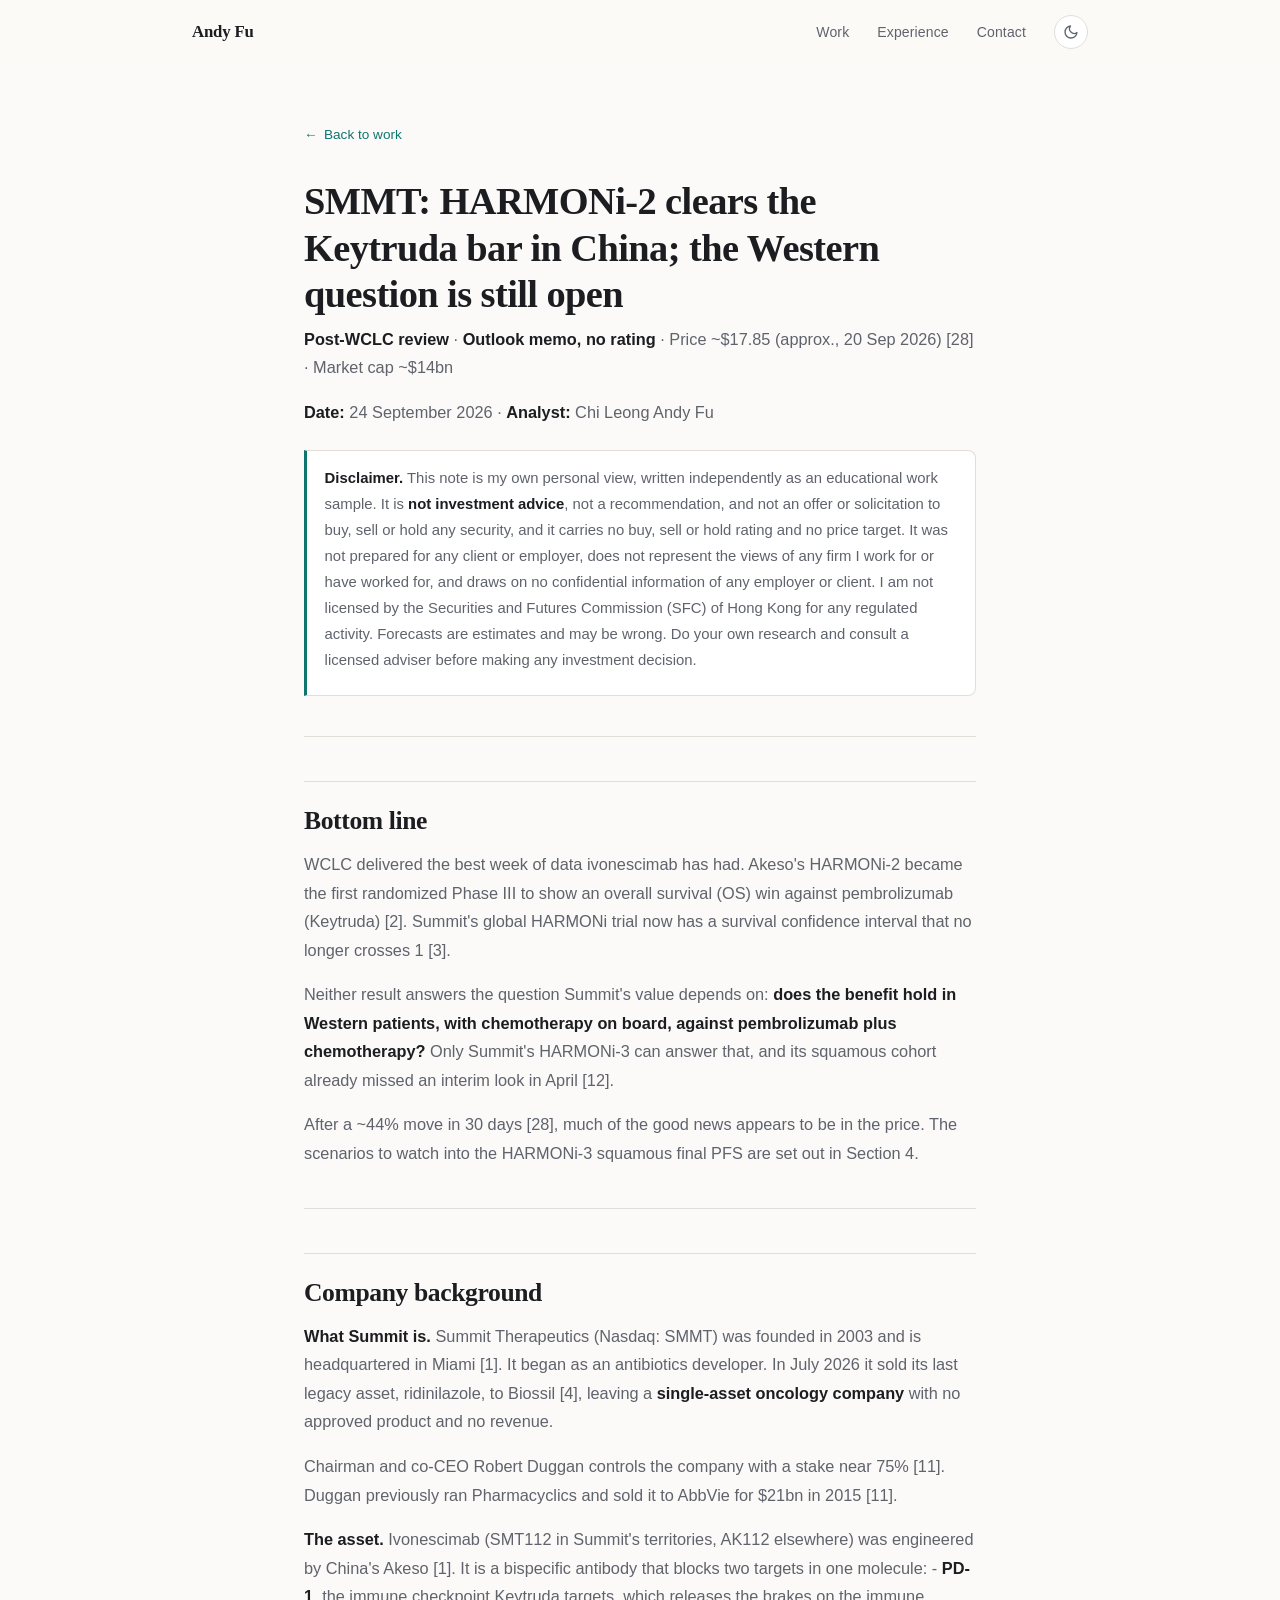
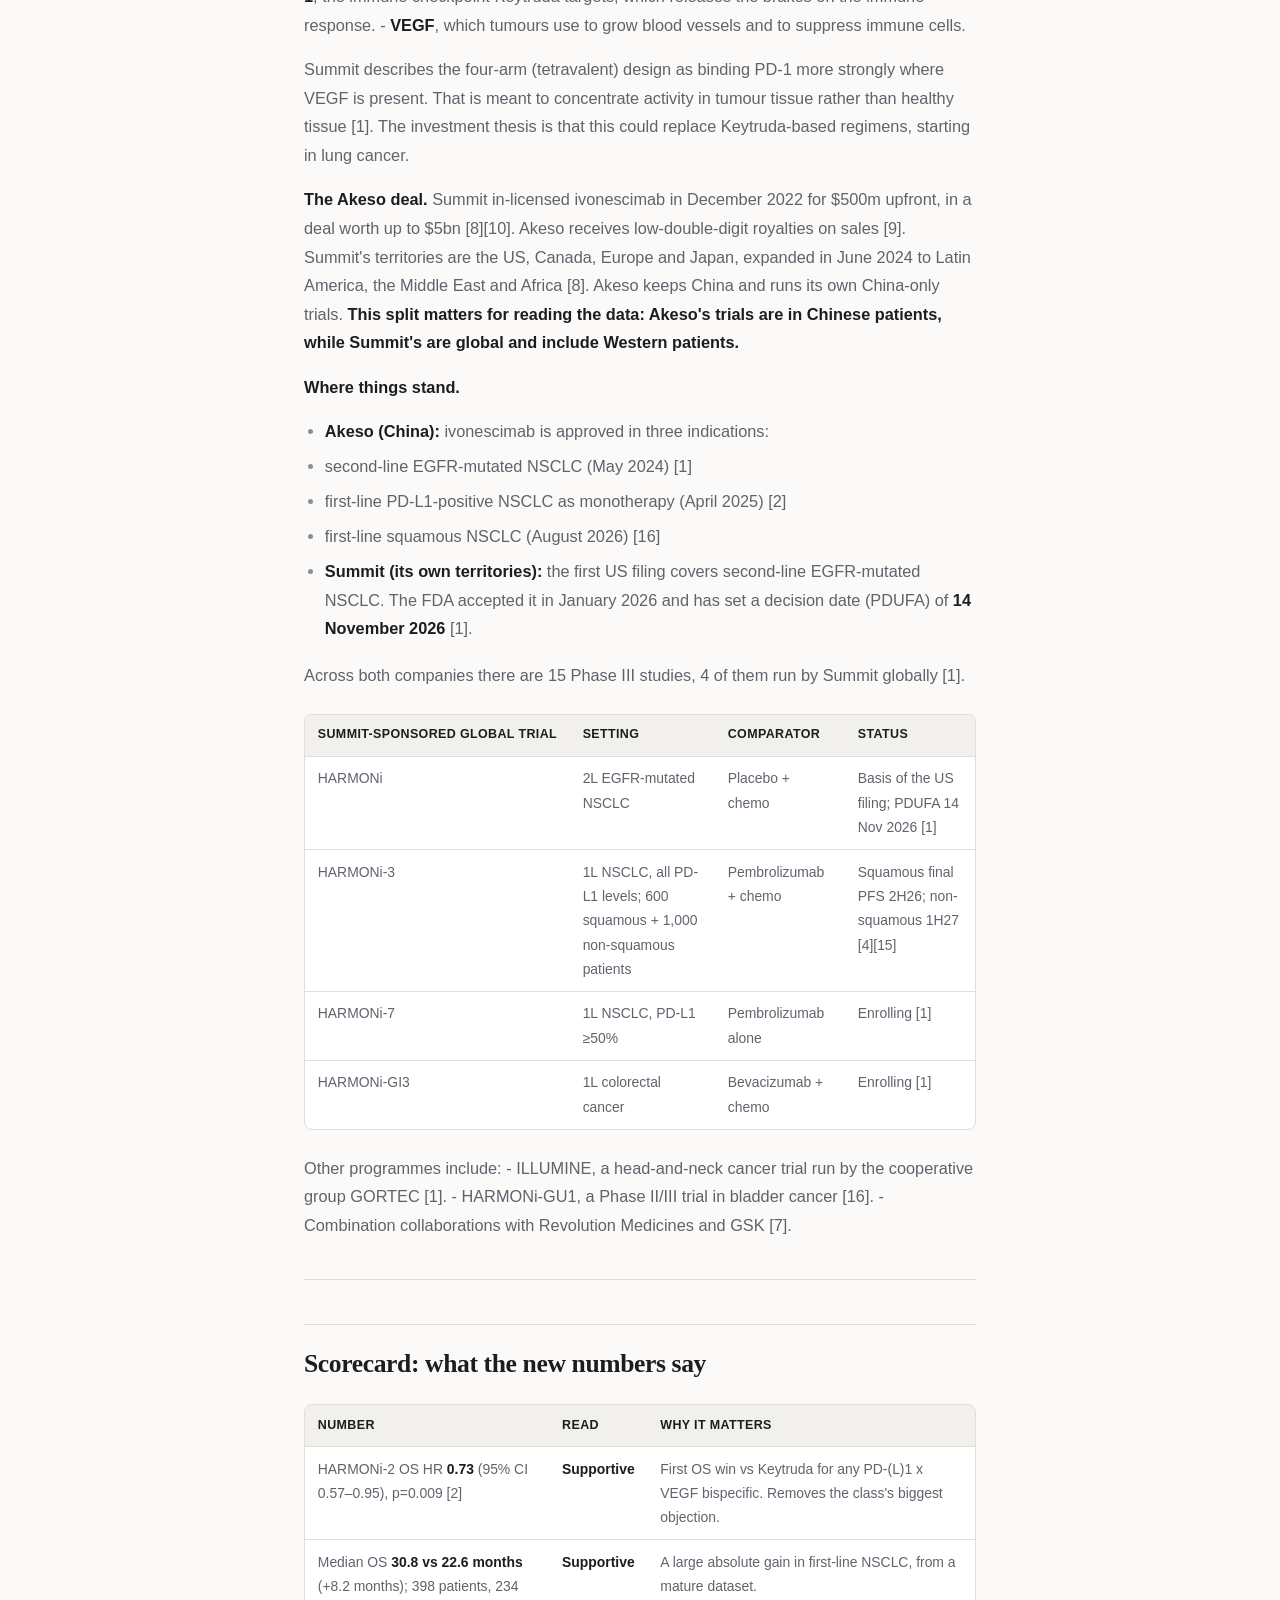
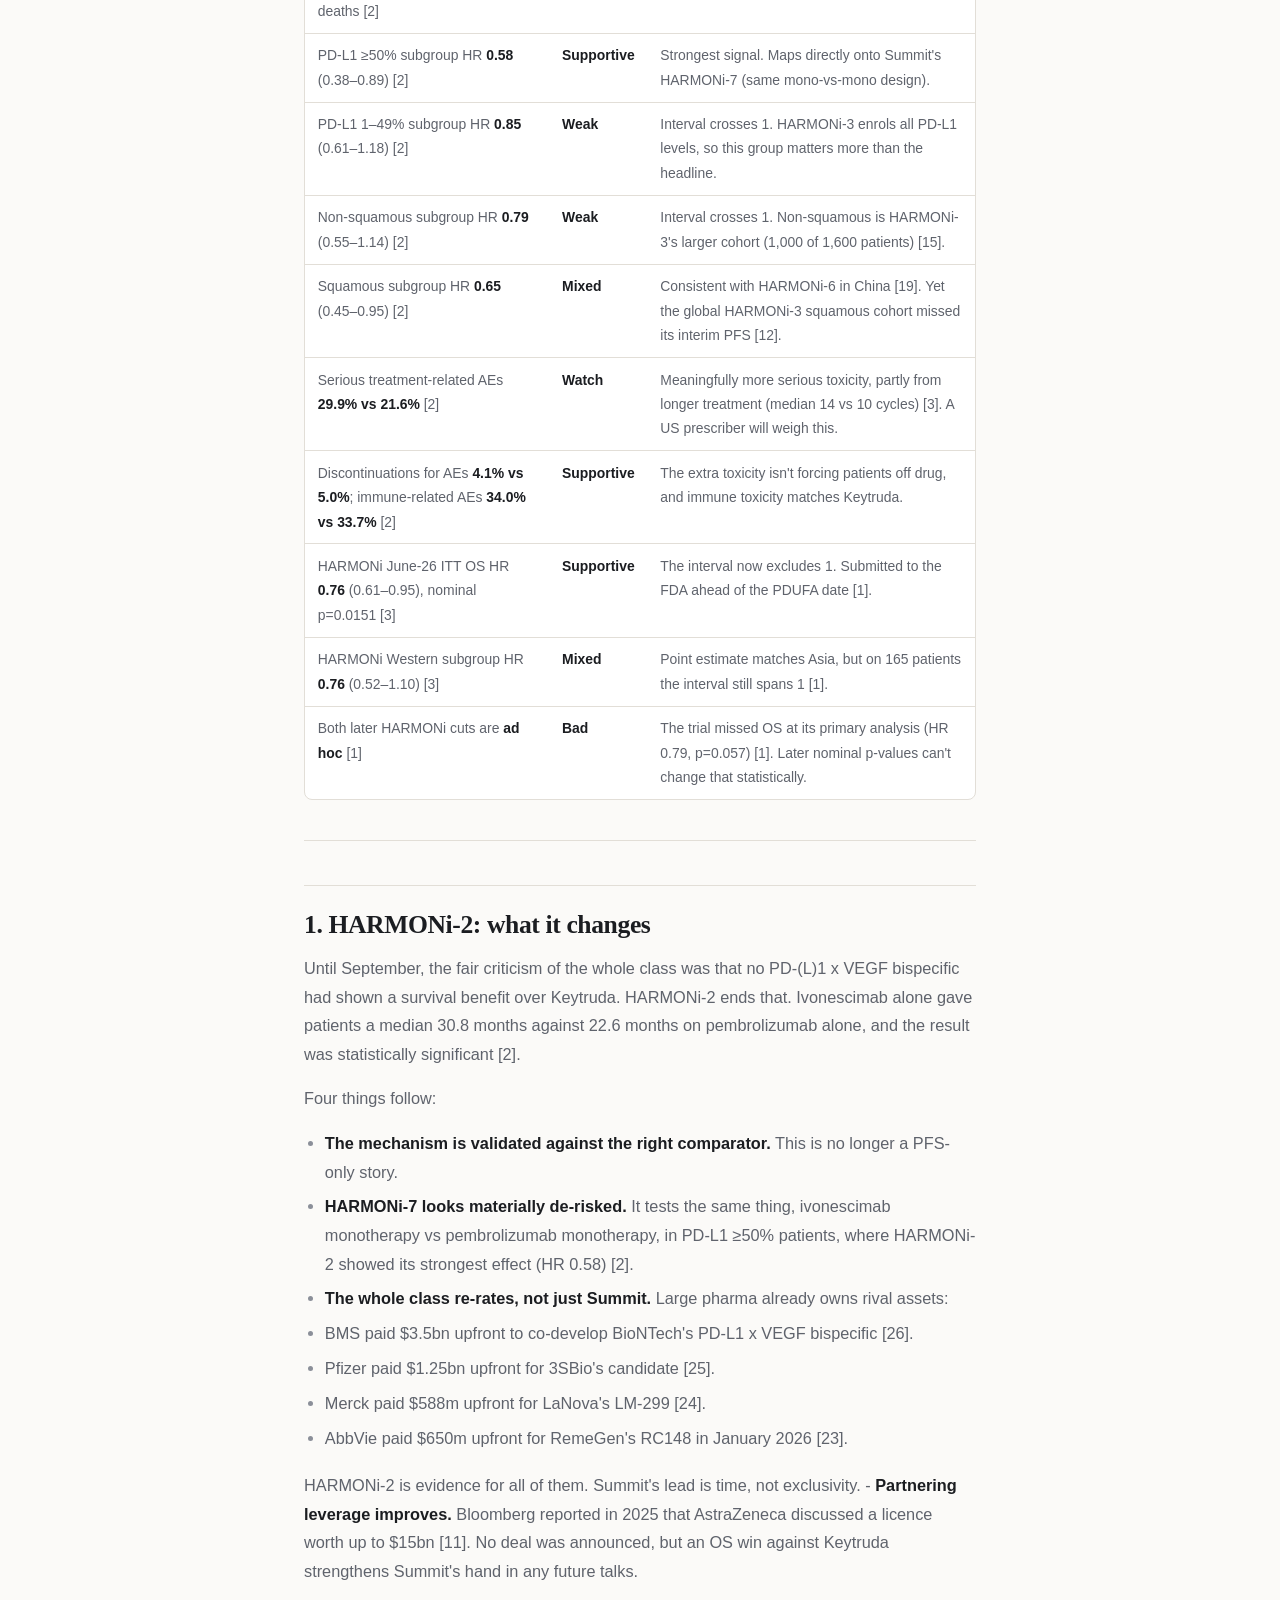
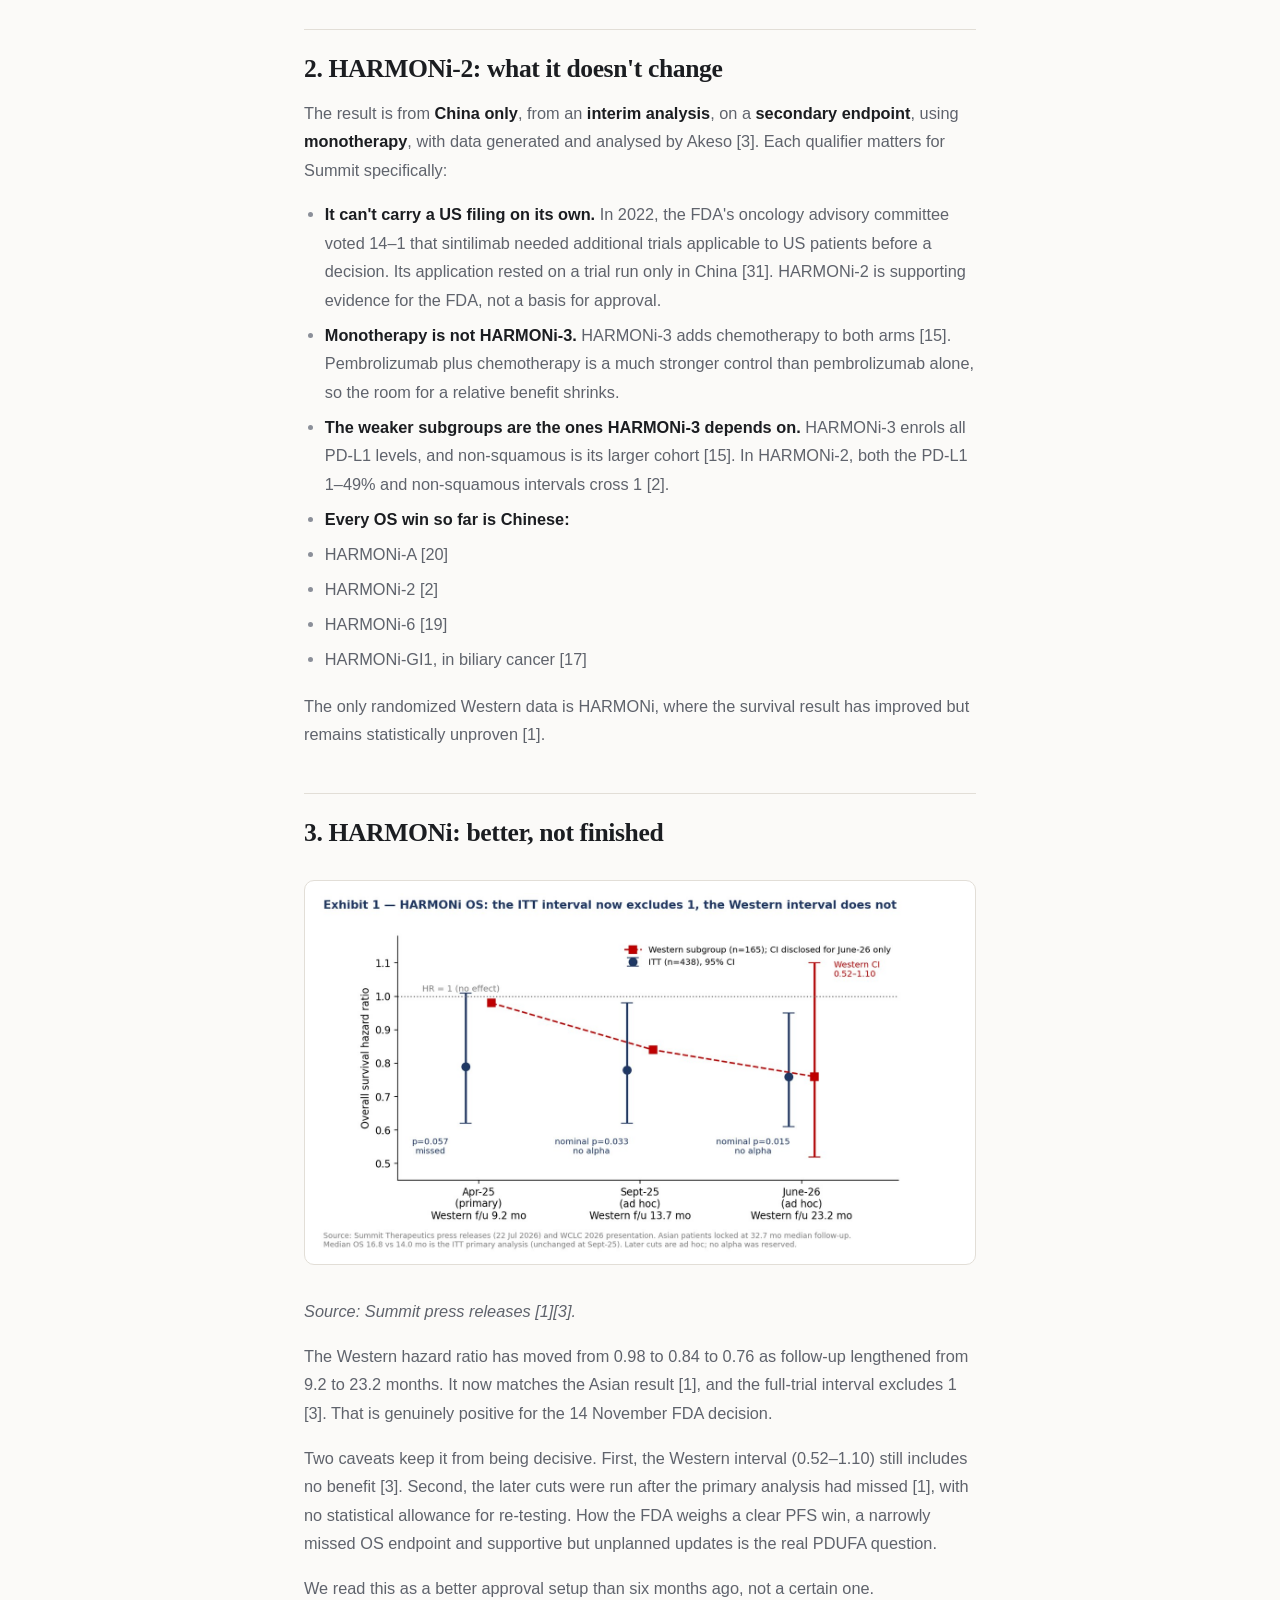
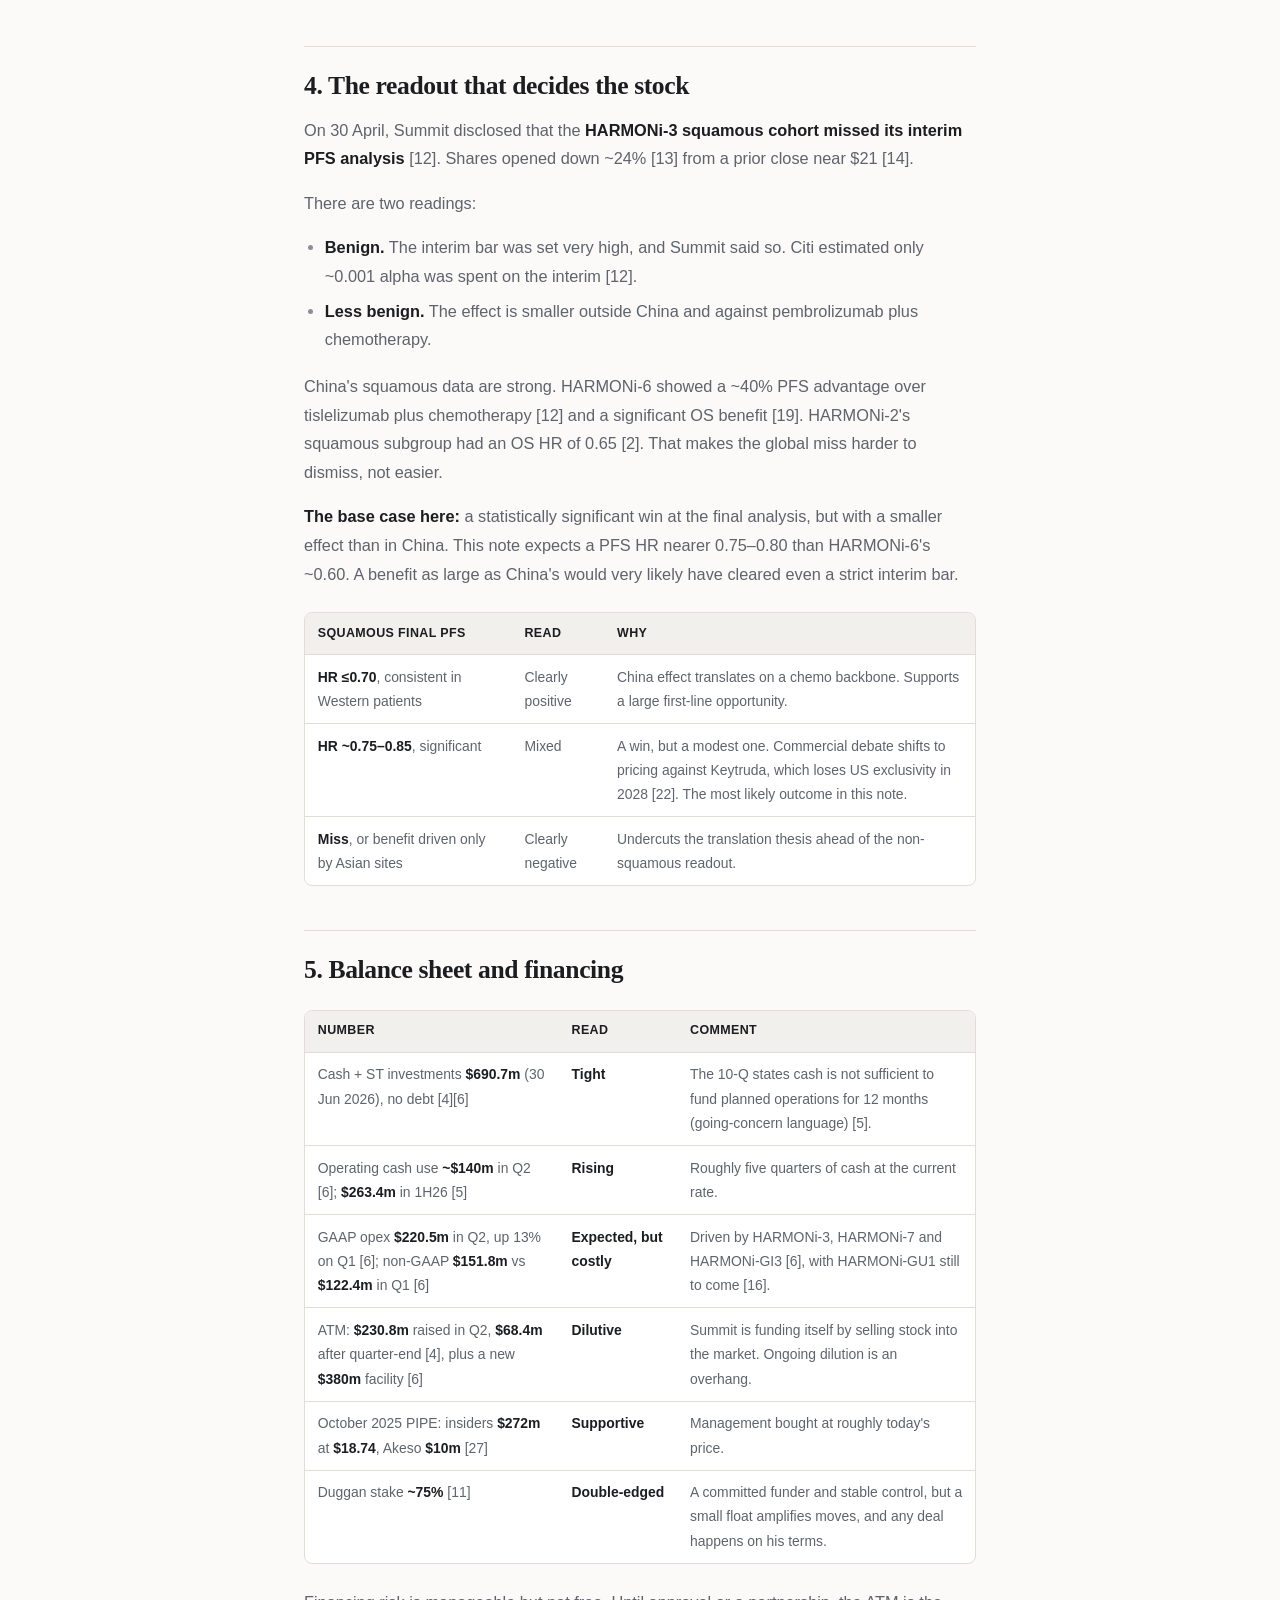
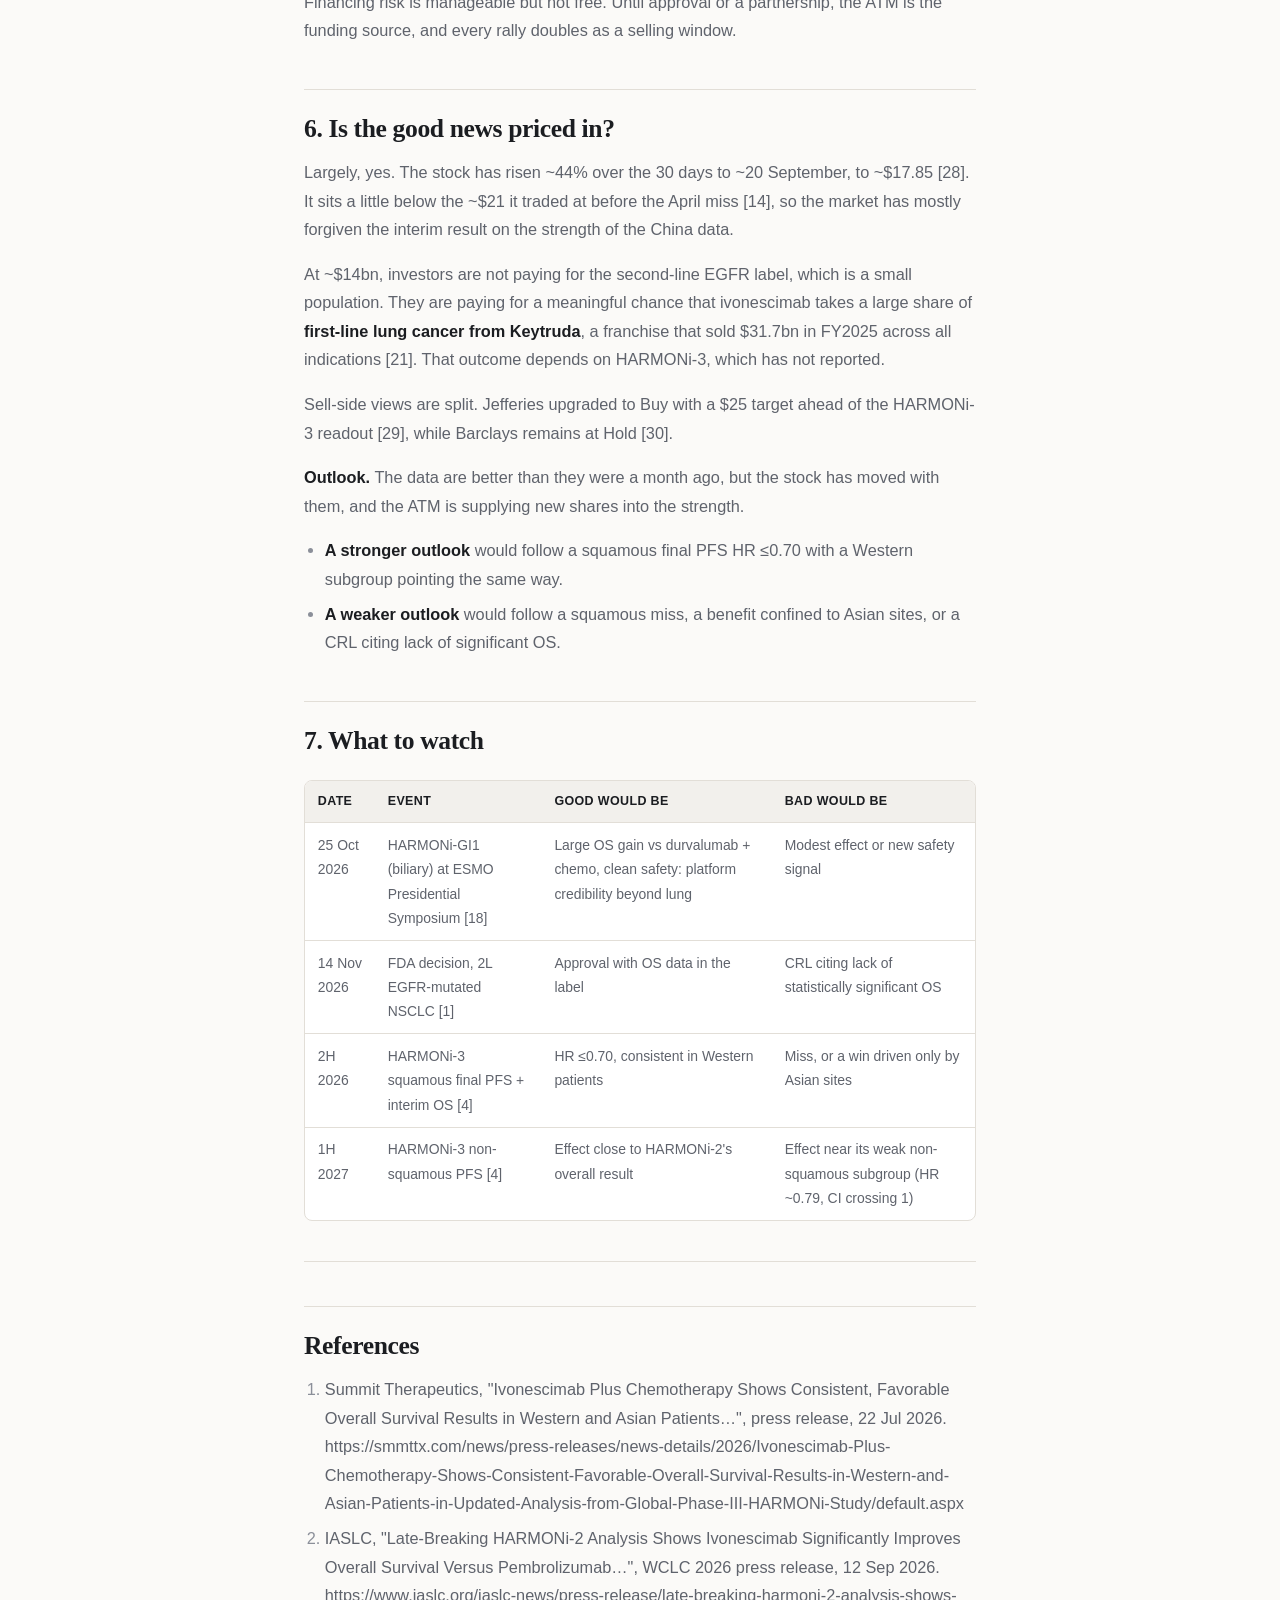
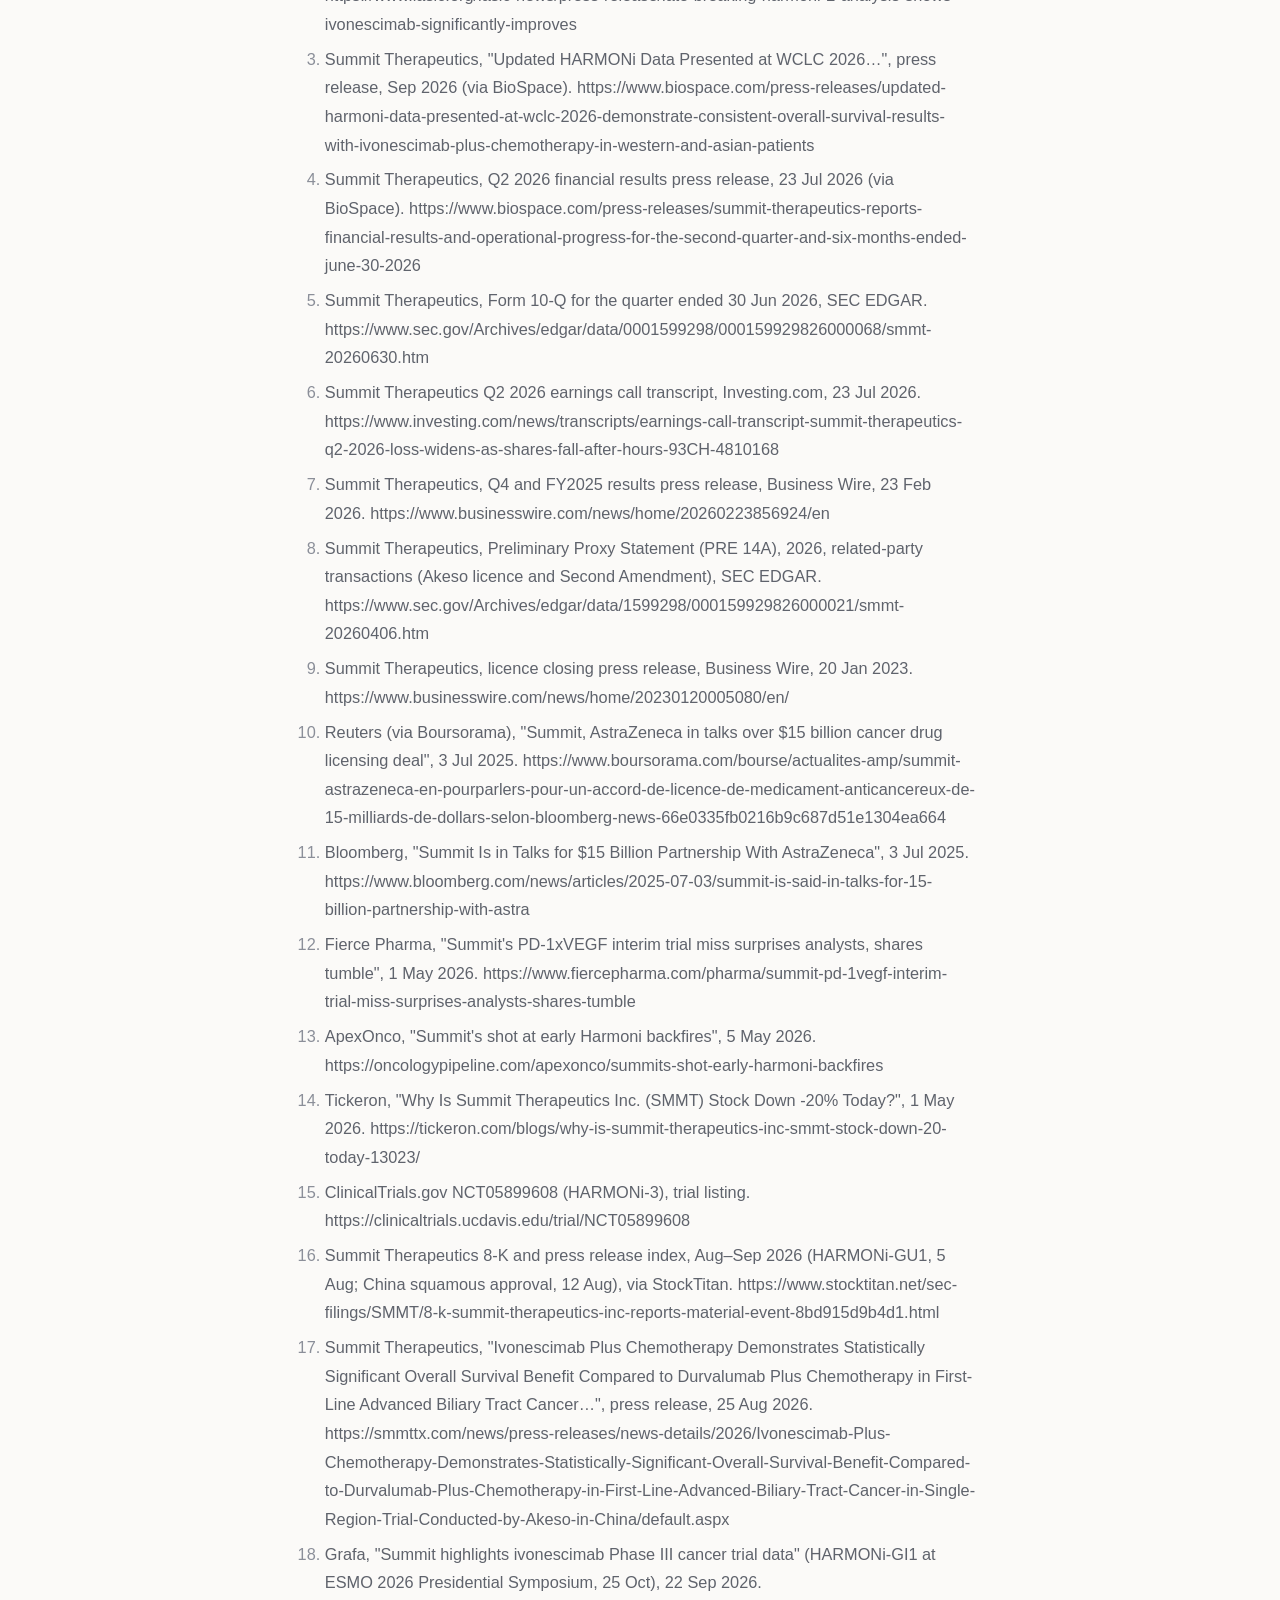
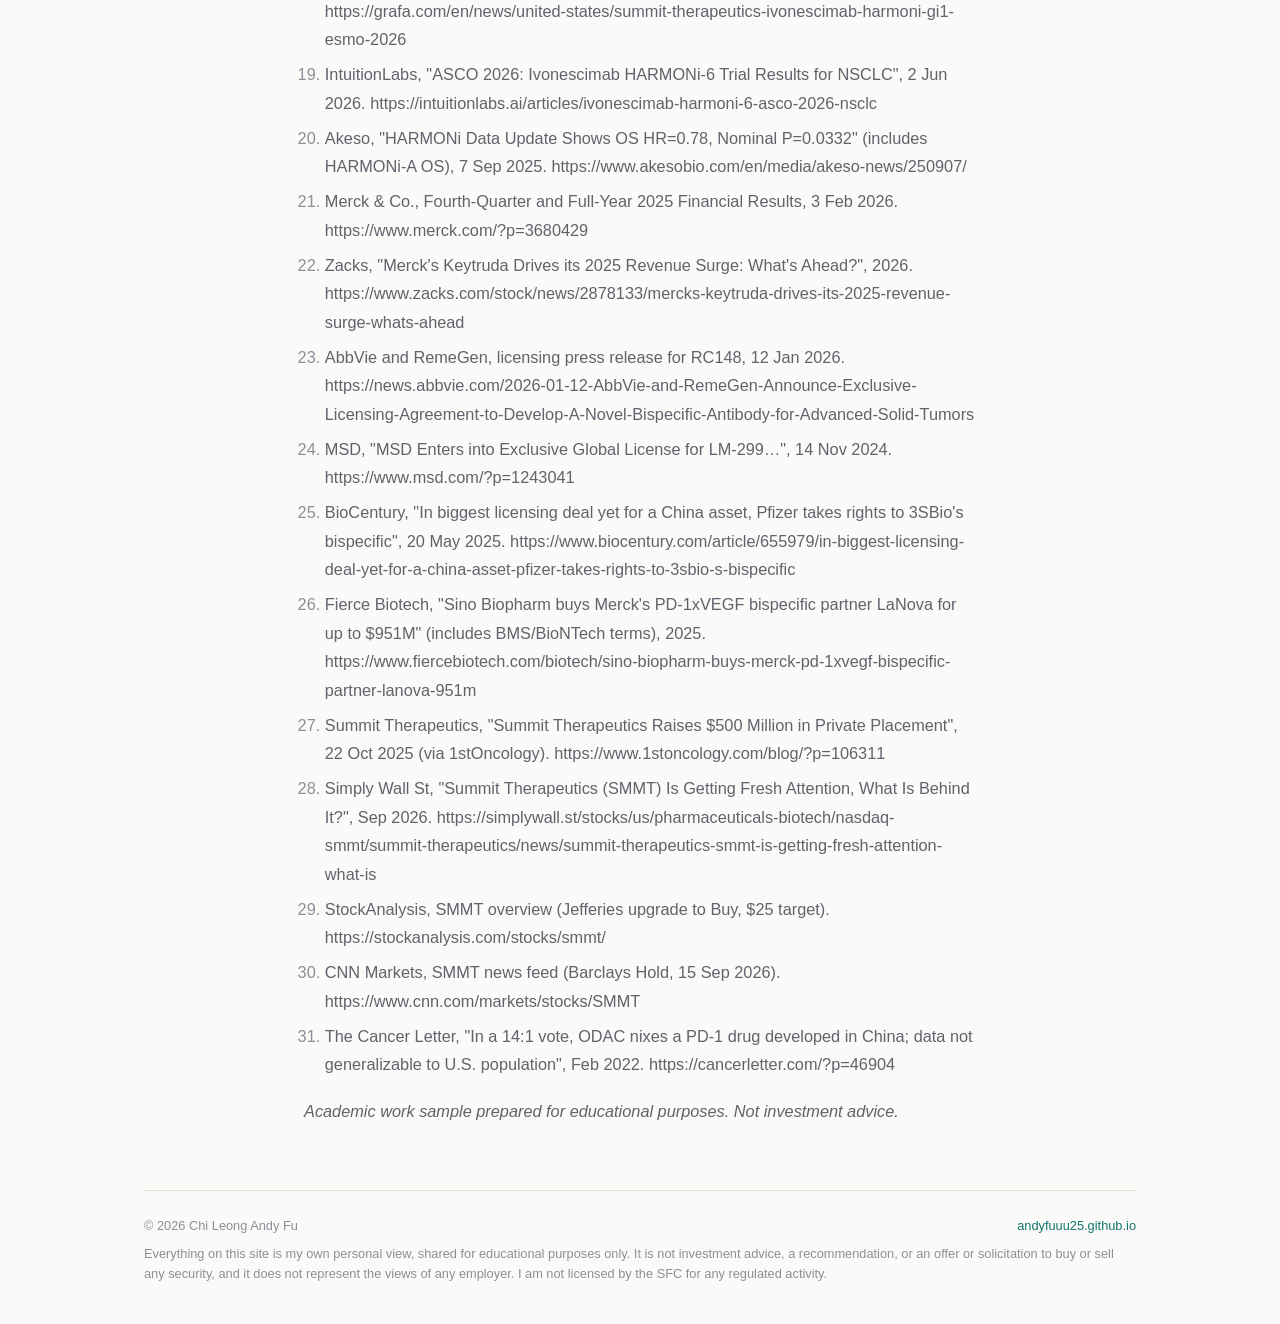
<file: research/summit-therapeutics.html>
<!DOCTYPE html>
<html lang="en">
<head>
<meta charset="utf-8">
<meta name="viewport" content="width=device-width, initial-scale=1">
<title>Summit Therapeutics (Nasdaq: SMMT): post-WCLC review | Andy Fu</title>
<meta name="description" content="A post-WCLC review of Summit Therapeutics: HARMONi-2 is the first Phase III overall-survival win against Keytruda, but it does not answer the Western question the stock is priced on.">
<meta name="author" content="Chi Leong Andy Fu">

<meta property="og:type" content="article">
<meta property="og:title" content="Summit Therapeutics (Nasdaq: SMMT): post-WCLC review">
<meta property="og:description" content="A post-WCLC review of Summit Therapeutics: HARMONi-2 is the first Phase III overall-survival win against Keytruda, but it does not answer the Western question the stock is priced on.">
<meta property="og:url" content="https://andyfuuu25.github.io/research/summit-therapeutics.html">

<link rel="canonical" href="https://andyfuuu25.github.io/research/summit-therapeutics.html">
<link rel="stylesheet" href="../assets/css/style.css">
<link rel="icon" href="data:image/svg+xml,<svg xmlns=%22http://www.w3.org/2000/svg%22 viewBox=%220 0 100 100%22><text y=%22.9em%22 font-size=%2290%22 font-family=%22Georgia,serif%22>AF</text></svg>">
<script>
  // Applied before paint so the correct theme is up on the first frame.
  (function () {
    try {
      var saved = localStorage.getItem('theme');
      if (saved === 'light' || saved === 'dark') {
        document.documentElement.setAttribute('data-theme', saved);
      }
    } catch (e) {}
  })();
</script>
</head>
<body>

<a class="skip-link" href="#main">Skip to content</a>

<header class="nav" id="nav">
  <div class="wrap nav__inner">
    <a class="nav__brand" href="../index.html">Andy&nbsp;Fu</a>
    <nav aria-label="Primary">
      <ul class="nav__links">
        <li><a href="../index.html#work">Work</a></li>
        <li class="is-optional"><a href="../index.html#experience">Experience</a></li>
        <li><a href="../index.html#contact">Contact</a></li>
        <li>
          <button class="theme-toggle" id="theme-toggle" type="button" aria-label="Toggle colour theme">
            <svg class="icon-moon" viewBox="0 0 24 24" fill="none" stroke="currentColor" stroke-width="2" stroke-linecap="round" stroke-linejoin="round" aria-hidden="true"><path d="M21 12.79A9 9 0 1 1 11.21 3 7 7 0 0 0 21 12.79z"/></svg>
            <svg class="icon-sun" viewBox="0 0 24 24" fill="none" stroke="currentColor" stroke-width="2" stroke-linecap="round" stroke-linejoin="round" aria-hidden="true"><circle cx="12" cy="12" r="4"/><path d="M12 2v2M12 20v2M4.93 4.93l1.41 1.41M17.66 17.66l1.41 1.41M2 12h2M20 12h2M6.34 17.66l-1.41 1.41M19.07 4.93l-1.41 1.41"/></svg>
          </button>
        </li>
      </ul>
    </nav>
  </div>
</header>

<main id="main" class="note">
  <div class="wrap">
    <a class="note__back" href="../index.html#work">Back to work</a>
    <article class="prose">
      <h1>SMMT: HARMONi-2 clears the Keytruda bar in China; the Western question is still open</h1>
      <p><strong>Post-WCLC review</strong> · <strong>Outlook memo, no rating</strong> · Price ~$17.85 (approx., 20 Sep 2026) [28] · Market cap ~$14bn</p>
      <p><strong>Date:</strong> 24 September 2026 · <strong>Analyst:</strong> Chi Leong Andy Fu</p>
      <blockquote>
      <p><strong>Disclaimer.</strong> This note is my own personal view, written independently as an educational work sample. It is <strong>not investment advice</strong>, not a recommendation, and not an offer or solicitation to buy, sell or hold any security, and it carries no buy, sell or hold rating and no price target. It was not prepared for any client or employer, does not represent the views of any firm I work for or have worked for, and draws on no confidential information of any employer or client. I am not licensed by the Securities and Futures Commission (SFC) of Hong Kong for any regulated activity. Forecasts are estimates and may be wrong. Do your own research and consult a licensed adviser before making any investment decision.</p>
      </blockquote>
      <hr>
      <h2>Bottom line</h2>
      <p>WCLC delivered the best week of data ivonescimab has had. Akeso's HARMONi-2 became the first randomized Phase III to show an overall survival (OS) win against pembrolizumab (Keytruda) [2]. Summit's global HARMONi trial now has a survival confidence interval that no longer crosses 1 [3].</p>
      <p>Neither result answers the question Summit's value depends on: <strong>does the benefit hold in Western patients, with chemotherapy on board, against pembrolizumab plus chemotherapy?</strong> Only Summit's HARMONi-3 can answer that, and its squamous cohort already missed an interim look in April [12].</p>
      <p>After a ~44% move in 30 days [28], much of the good news appears to be in the price. The scenarios to watch into the HARMONi-3 squamous final PFS are set out in Section 4.</p>
      <hr>
      <h2>Company background</h2>
      <p><strong>What Summit is.</strong> Summit Therapeutics (Nasdaq: SMMT) was founded in 2003 and is headquartered in Miami [1]. It began as an antibiotics developer. In July 2026 it sold its last legacy asset, ridinilazole, to Biossil [4], leaving a <strong>single-asset oncology company</strong> with no approved product and no revenue.</p>
      <p>Chairman and co-CEO Robert Duggan controls the company with a stake near 75% [11]. Duggan previously ran Pharmacyclics and sold it to AbbVie for $21bn in 2015 [11].</p>
      <p><strong>The asset.</strong> Ivonescimab (SMT112 in Summit's territories, AK112 elsewhere) was engineered by China's Akeso [1]. It is a bispecific antibody that blocks two targets in one molecule:
      - <strong>PD-1</strong>, the immune checkpoint Keytruda targets, which releases the brakes on the immune response.
      - <strong>VEGF</strong>, which tumours use to grow blood vessels and to suppress immune cells.</p>
      <p>Summit describes the four-arm (tetravalent) design as binding PD-1 more strongly where VEGF is present. That is meant to concentrate activity in tumour tissue rather than healthy tissue [1]. The investment thesis is that this could replace Keytruda-based regimens, starting in lung cancer.</p>
      <p><strong>The Akeso deal.</strong> Summit in-licensed ivonescimab in December 2022 for $500m upfront, in a deal worth up to $5bn [8][10]. Akeso receives low-double-digit royalties on sales [9]. Summit's territories are the US, Canada, Europe and Japan, expanded in June 2024 to Latin America, the Middle East and Africa [8]. Akeso keeps China and runs its own China-only trials. <strong>This split matters for reading the data: Akeso's trials are in Chinese patients, while Summit's are global and include Western patients.</strong></p>
      <p><strong>Where things stand.</strong></p>
      <ul>
      <li><strong>Akeso (China):</strong> ivonescimab is approved in three indications:</li>
      <li>second-line EGFR-mutated NSCLC (May 2024) [1]</li>
      <li>first-line PD-L1-positive NSCLC as monotherapy (April 2025) [2]</li>
      <li>first-line squamous NSCLC (August 2026) [16]</li>
      <li><strong>Summit (its own territories):</strong> the first US filing covers second-line EGFR-mutated NSCLC. The FDA accepted it in January 2026 and has set a decision date (PDUFA) of <strong>14 November 2026</strong> [1].</li>
      </ul>
      <p>Across both companies there are 15 Phase III studies, 4 of them run by Summit globally [1].</p>
      <div class="table-scroll"><table>
      <thead>
      <tr>
      <th>Summit-sponsored global trial</th>
      <th>Setting</th>
      <th>Comparator</th>
      <th>Status</th>
      </tr>
      </thead>
      <tbody>
      <tr>
      <td>HARMONi</td>
      <td>2L EGFR-mutated NSCLC</td>
      <td>Placebo + chemo</td>
      <td>Basis of the US filing; PDUFA 14 Nov 2026 [1]</td>
      </tr>
      <tr>
      <td>HARMONi-3</td>
      <td>1L NSCLC, all PD-L1 levels; 600 squamous + 1,000 non-squamous patients</td>
      <td>Pembrolizumab + chemo</td>
      <td>Squamous final PFS 2H26; non-squamous 1H27 [4][15]</td>
      </tr>
      <tr>
      <td>HARMONi-7</td>
      <td>1L NSCLC, PD-L1 ≥50%</td>
      <td>Pembrolizumab alone</td>
      <td>Enrolling [1]</td>
      </tr>
      <tr>
      <td>HARMONi-GI3</td>
      <td>1L colorectal cancer</td>
      <td>Bevacizumab + chemo</td>
      <td>Enrolling [1]</td>
      </tr>
      </tbody>
      </table></div>
      <p>Other programmes include:
      - ILLUMINE, a head-and-neck cancer trial run by the cooperative group GORTEC [1].
      - HARMONi-GU1, a Phase II/III trial in bladder cancer [16].
      - Combination collaborations with Revolution Medicines and GSK [7].</p>
      <hr>
      <h2>Scorecard: what the new numbers say</h2>
      <div class="table-scroll"><table>
      <thead>
      <tr>
      <th>Number</th>
      <th>Read</th>
      <th>Why it matters</th>
      </tr>
      </thead>
      <tbody>
      <tr>
      <td>HARMONi-2 OS HR <strong>0.73</strong> (95% CI 0.57–0.95), p=0.009 [2]</td>
      <td><strong>Supportive</strong></td>
      <td>First OS win vs Keytruda for any PD-(L)1 x VEGF bispecific. Removes the class's biggest objection.</td>
      </tr>
      <tr>
      <td>Median OS <strong>30.8 vs 22.6 months</strong> (+8.2 months); 398 patients, 234 deaths [2]</td>
      <td><strong>Supportive</strong></td>
      <td>A large absolute gain in first-line NSCLC, from a mature dataset.</td>
      </tr>
      <tr>
      <td>PD-L1 ≥50% subgroup HR <strong>0.58</strong> (0.38–0.89) [2]</td>
      <td><strong>Supportive</strong></td>
      <td>Strongest signal. Maps directly onto Summit's HARMONi-7 (same mono-vs-mono design).</td>
      </tr>
      <tr>
      <td>PD-L1 1–49% subgroup HR <strong>0.85</strong> (0.61–1.18) [2]</td>
      <td><strong>Weak</strong></td>
      <td>Interval crosses 1. HARMONi-3 enrols all PD-L1 levels, so this group matters more than the headline.</td>
      </tr>
      <tr>
      <td>Non-squamous subgroup HR <strong>0.79</strong> (0.55–1.14) [2]</td>
      <td><strong>Weak</strong></td>
      <td>Interval crosses 1. Non-squamous is HARMONi-3's larger cohort (1,000 of 1,600 patients) [15].</td>
      </tr>
      <tr>
      <td>Squamous subgroup HR <strong>0.65</strong> (0.45–0.95) [2]</td>
      <td><strong>Mixed</strong></td>
      <td>Consistent with HARMONi-6 in China [19]. Yet the global HARMONi-3 squamous cohort missed its interim PFS [12].</td>
      </tr>
      <tr>
      <td>Serious treatment-related AEs <strong>29.9% vs 21.6%</strong> [2]</td>
      <td><strong>Watch</strong></td>
      <td>Meaningfully more serious toxicity, partly from longer treatment (median 14 vs 10 cycles) [3]. A US prescriber will weigh this.</td>
      </tr>
      <tr>
      <td>Discontinuations for AEs <strong>4.1% vs 5.0%</strong>; immune-related AEs <strong>34.0% vs 33.7%</strong> [2]</td>
      <td><strong>Supportive</strong></td>
      <td>The extra toxicity isn't forcing patients off drug, and immune toxicity matches Keytruda.</td>
      </tr>
      <tr>
      <td>HARMONi June-26 ITT OS HR <strong>0.76</strong> (0.61–0.95), nominal p=0.0151 [3]</td>
      <td><strong>Supportive</strong></td>
      <td>The interval now excludes 1. Submitted to the FDA ahead of the PDUFA date [1].</td>
      </tr>
      <tr>
      <td>HARMONi Western subgroup HR <strong>0.76</strong> (0.52–1.10) [3]</td>
      <td><strong>Mixed</strong></td>
      <td>Point estimate matches Asia, but on 165 patients the interval still spans 1 [1].</td>
      </tr>
      <tr>
      <td>Both later HARMONi cuts are <strong>ad hoc</strong> [1]</td>
      <td><strong>Bad</strong></td>
      <td>The trial missed OS at its primary analysis (HR 0.79, p=0.057) [1]. Later nominal p-values can't change that statistically.</td>
      </tr>
      </tbody>
      </table></div>
      <hr>
      <h2>1. HARMONi-2: what it changes</h2>
      <p>Until September, the fair criticism of the whole class was that no PD-(L)1 x VEGF bispecific had shown a survival benefit over Keytruda. HARMONi-2 ends that. Ivonescimab alone gave patients a median 30.8 months against 22.6 months on pembrolizumab alone, and the result was statistically significant [2].</p>
      <p>Four things follow:</p>
      <ul>
      <li><strong>The mechanism is validated against the right comparator.</strong> This is no longer a PFS-only story.</li>
      <li><strong>HARMONi-7 looks materially de-risked.</strong> It tests the same thing, ivonescimab monotherapy vs pembrolizumab monotherapy, in PD-L1 ≥50% patients, where HARMONi-2 showed its strongest effect (HR 0.58) [2].</li>
      <li><strong>The whole class re-rates, not just Summit.</strong> Large pharma already owns rival assets:</li>
      <li>BMS paid $3.5bn upfront to co-develop BioNTech's PD-L1 x VEGF bispecific [26].</li>
      <li>Pfizer paid $1.25bn upfront for 3SBio's candidate [25].</li>
      <li>Merck paid $588m upfront for LaNova's LM-299 [24].</li>
      <li>AbbVie paid $650m upfront for RemeGen's RC148 in January 2026 [23].</li>
      </ul>
      <p>HARMONi-2 is evidence for all of them. Summit's lead is time, not exclusivity.
      - <strong>Partnering leverage improves.</strong> Bloomberg reported in 2025 that AstraZeneca discussed a licence worth up to $15bn [11]. No deal was announced, but an OS win against Keytruda strengthens Summit's hand in any future talks.</p>
      <h2>2. HARMONi-2: what it doesn't change</h2>
      <p>The result is from <strong>China only</strong>, from an <strong>interim analysis</strong>, on a <strong>secondary endpoint</strong>, using <strong>monotherapy</strong>, with data generated and analysed by Akeso [3]. Each qualifier matters for Summit specifically:</p>
      <ul>
      <li><strong>It can't carry a US filing on its own.</strong> In 2022, the FDA's oncology advisory committee voted 14–1 that sintilimab needed additional trials applicable to US patients before a decision. Its application rested on a trial run only in China [31]. HARMONi-2 is supporting evidence for the FDA, not a basis for approval.</li>
      <li><strong>Monotherapy is not HARMONi-3.</strong> HARMONi-3 adds chemotherapy to both arms [15]. Pembrolizumab plus chemotherapy is a much stronger control than pembrolizumab alone, so the room for a relative benefit shrinks.</li>
      <li><strong>The weaker subgroups are the ones HARMONi-3 depends on.</strong> HARMONi-3 enrols all PD-L1 levels, and non-squamous is its larger cohort [15]. In HARMONi-2, both the PD-L1 1–49% and non-squamous intervals cross 1 [2].</li>
      <li><strong>Every OS win so far is Chinese:</strong></li>
      <li>HARMONi-A [20]</li>
      <li>HARMONi-2 [2]</li>
      <li>HARMONi-6 [19]</li>
      <li>HARMONi-GI1, in biliary cancer [17]</li>
      </ul>
      <p>The only randomized Western data is HARMONi, where the survival result has improved but remains statistically unproven [1].</p>
      <h2>3. HARMONi: better, not finished</h2>
      <figure><img loading="lazy" alt="Exhibit 1" src="../assets/img/smmt-exhibit1.jpg" width="1400" height="778"></figure>
      <p><em>Source: Summit press releases [1][3].</em></p>
      <p>The Western hazard ratio has moved from 0.98 to 0.84 to 0.76 as follow-up lengthened from 9.2 to 23.2 months. It now matches the Asian result [1], and the full-trial interval excludes 1 [3]. That is genuinely positive for the 14 November FDA decision.</p>
      <p>Two caveats keep it from being decisive. First, the Western interval (0.52–1.10) still includes no benefit [3]. Second, the later cuts were run after the primary analysis had missed [1], with no statistical allowance for re-testing. How the FDA weighs a clear PFS win, a narrowly missed OS endpoint and supportive but unplanned updates is the real PDUFA question.</p>
      <p>We read this as a better approval setup than six months ago, not a certain one.</p>
      <h2>4. The readout that decides the stock</h2>
      <p>On 30 April, Summit disclosed that the <strong>HARMONi-3 squamous cohort missed its interim PFS analysis</strong> [12]. Shares opened down ~24% [13] from a prior close near $21 [14].</p>
      <p>There are two readings:</p>
      <ul>
      <li><strong>Benign.</strong> The interim bar was set very high, and Summit said so. Citi estimated only ~0.001 alpha was spent on the interim [12].</li>
      <li><strong>Less benign.</strong> The effect is smaller outside China and against pembrolizumab plus chemotherapy.</li>
      </ul>
      <p>China's squamous data are strong. HARMONi-6 showed a ~40% PFS advantage over tislelizumab plus chemotherapy [12] and a significant OS benefit [19]. HARMONi-2's squamous subgroup had an OS HR of 0.65 [2]. That makes the global miss harder to dismiss, not easier.</p>
      <p><strong>The base case here:</strong> a statistically significant win at the final analysis, but with a smaller effect than in China. This note expects a PFS HR nearer 0.75–0.80 than HARMONi-6's ~0.60. A benefit as large as China's would very likely have cleared even a strict interim bar.</p>
      <div class="table-scroll"><table>
      <thead>
      <tr>
      <th>Squamous final PFS</th>
      <th>Read</th>
      <th>Why</th>
      </tr>
      </thead>
      <tbody>
      <tr>
      <td><strong>HR ≤0.70</strong>, consistent in Western patients</td>
      <td>Clearly positive</td>
      <td>China effect translates on a chemo backbone. Supports a large first-line opportunity.</td>
      </tr>
      <tr>
      <td><strong>HR ~0.75–0.85</strong>, significant</td>
      <td>Mixed</td>
      <td>A win, but a modest one. Commercial debate shifts to pricing against Keytruda, which loses US exclusivity in 2028 [22]. The most likely outcome in this note.</td>
      </tr>
      <tr>
      <td><strong>Miss</strong>, or benefit driven only by Asian sites</td>
      <td>Clearly negative</td>
      <td>Undercuts the translation thesis ahead of the non-squamous readout.</td>
      </tr>
      </tbody>
      </table></div>
      <h2>5. Balance sheet and financing</h2>
      <div class="table-scroll"><table>
      <thead>
      <tr>
      <th>Number</th>
      <th>Read</th>
      <th>Comment</th>
      </tr>
      </thead>
      <tbody>
      <tr>
      <td>Cash + ST investments <strong>$690.7m</strong> (30 Jun 2026), no debt [4][6]</td>
      <td><strong>Tight</strong></td>
      <td>The 10-Q states cash is not sufficient to fund planned operations for 12 months (going-concern language) [5].</td>
      </tr>
      <tr>
      <td>Operating cash use <strong>~$140m</strong> in Q2 [6]; <strong>$263.4m</strong> in 1H26 [5]</td>
      <td><strong>Rising</strong></td>
      <td>Roughly five quarters of cash at the current rate.</td>
      </tr>
      <tr>
      <td>GAAP opex <strong>$220.5m</strong> in Q2, up 13% on Q1 [6]; non-GAAP <strong>$151.8m</strong> vs <strong>$122.4m</strong> in Q1 [6]</td>
      <td><strong>Expected, but costly</strong></td>
      <td>Driven by HARMONi-3, HARMONi-7 and HARMONi-GI3 [6], with HARMONi-GU1 still to come [16].</td>
      </tr>
      <tr>
      <td>ATM: <strong>$230.8m</strong> raised in Q2, <strong>$68.4m</strong> after quarter-end [4], plus a new <strong>$380m</strong> facility [6]</td>
      <td><strong>Dilutive</strong></td>
      <td>Summit is funding itself by selling stock into the market. Ongoing dilution is an overhang.</td>
      </tr>
      <tr>
      <td>October 2025 PIPE: insiders <strong>$272m</strong> at <strong>$18.74</strong>, Akeso <strong>$10m</strong> [27]</td>
      <td><strong>Supportive</strong></td>
      <td>Management bought at roughly today's price.</td>
      </tr>
      <tr>
      <td>Duggan stake <strong>~75%</strong> [11]</td>
      <td><strong>Double-edged</strong></td>
      <td>A committed funder and stable control, but a small float amplifies moves, and any deal happens on his terms.</td>
      </tr>
      </tbody>
      </table></div>
      <p>Financing risk is manageable but not free. Until approval or a partnership, the ATM is the funding source, and every rally doubles as a selling window.</p>
      <h2>6. Is the good news priced in?</h2>
      <p>Largely, yes. The stock has risen ~44% over the 30 days to ~20 September, to ~$17.85 [28]. It sits a little below the ~$21 it traded at before the April miss [14], so the market has mostly forgiven the interim result on the strength of the China data.</p>
      <p>At ~$14bn, investors are not paying for the second-line EGFR label, which is a small population. They are paying for a meaningful chance that ivonescimab takes a large share of <strong>first-line lung cancer from Keytruda</strong>, a franchise that sold $31.7bn in FY2025 across all indications [21]. That outcome depends on HARMONi-3, which has not reported.</p>
      <p>Sell-side views are split. Jefferies upgraded to Buy with a $25 target ahead of the HARMONi-3 readout [29], while Barclays remains at Hold [30].</p>
      <p><strong>Outlook.</strong> The data are better than they were a month ago, but the stock has moved with them, and the ATM is supplying new shares into the strength.</p>
      <ul>
      <li><strong>A stronger outlook</strong> would follow a squamous final PFS HR ≤0.70 with a Western subgroup pointing the same way.</li>
      <li><strong>A weaker outlook</strong> would follow a squamous miss, a benefit confined to Asian sites, or a CRL citing lack of significant OS.</li>
      </ul>
      <h2>7. What to watch</h2>
      <div class="table-scroll"><table>
      <thead>
      <tr>
      <th>Date</th>
      <th>Event</th>
      <th>Good would be</th>
      <th>Bad would be</th>
      </tr>
      </thead>
      <tbody>
      <tr>
      <td>25 Oct 2026</td>
      <td>HARMONi-GI1 (biliary) at ESMO Presidential Symposium [18]</td>
      <td>Large OS gain vs durvalumab + chemo, clean safety: platform credibility beyond lung</td>
      <td>Modest effect or new safety signal</td>
      </tr>
      <tr>
      <td>14 Nov 2026</td>
      <td>FDA decision, 2L EGFR-mutated NSCLC [1]</td>
      <td>Approval with OS data in the label</td>
      <td>CRL citing lack of statistically significant OS</td>
      </tr>
      <tr>
      <td>2H 2026</td>
      <td>HARMONi-3 squamous final PFS + interim OS [4]</td>
      <td>HR ≤0.70, consistent in Western patients</td>
      <td>Miss, or a win driven only by Asian sites</td>
      </tr>
      <tr>
      <td>1H 2027</td>
      <td>HARMONi-3 non-squamous PFS [4]</td>
      <td>Effect close to HARMONi-2's overall result</td>
      <td>Effect near its weak non-squamous subgroup (HR ~0.79, CI crossing 1)</td>
      </tr>
      </tbody>
      </table></div>
      <hr>
      <h2>References</h2>
      <ol>
      <li>Summit Therapeutics, "Ivonescimab Plus Chemotherapy Shows Consistent, Favorable Overall Survival Results in Western and Asian Patients…", press release, 22 Jul 2026. https://smmttx.com/news/press-releases/news-details/2026/Ivonescimab-Plus-Chemotherapy-Shows-Consistent-Favorable-Overall-Survival-Results-in-Western-and-Asian-Patients-in-Updated-Analysis-from-Global-Phase-III-HARMONi-Study/default.aspx</li>
      <li>IASLC, "Late-Breaking HARMONi-2 Analysis Shows Ivonescimab Significantly Improves Overall Survival Versus Pembrolizumab…", WCLC 2026 press release, 12 Sep 2026. https://www.iaslc.org/iaslc-news/press-release/late-breaking-harmoni-2-analysis-shows-ivonescimab-significantly-improves</li>
      <li>Summit Therapeutics, "Updated HARMONi Data Presented at WCLC 2026…", press release, Sep 2026 (via BioSpace). https://www.biospace.com/press-releases/updated-harmoni-data-presented-at-wclc-2026-demonstrate-consistent-overall-survival-results-with-ivonescimab-plus-chemotherapy-in-western-and-asian-patients</li>
      <li>Summit Therapeutics, Q2 2026 financial results press release, 23 Jul 2026 (via BioSpace). https://www.biospace.com/press-releases/summit-therapeutics-reports-financial-results-and-operational-progress-for-the-second-quarter-and-six-months-ended-june-30-2026</li>
      <li>Summit Therapeutics, Form 10-Q for the quarter ended 30 Jun 2026, SEC EDGAR. https://www.sec.gov/Archives/edgar/data/0001599298/000159929826000068/smmt-20260630.htm</li>
      <li>Summit Therapeutics Q2 2026 earnings call transcript, Investing.com, 23 Jul 2026. https://www.investing.com/news/transcripts/earnings-call-transcript-summit-therapeutics-q2-2026-loss-widens-as-shares-fall-after-hours-93CH-4810168</li>
      <li>Summit Therapeutics, Q4 and FY2025 results press release, Business Wire, 23 Feb 2026. https://www.businesswire.com/news/home/20260223856924/en</li>
      <li>Summit Therapeutics, Preliminary Proxy Statement (PRE 14A), 2026, related-party transactions (Akeso licence and Second Amendment), SEC EDGAR. https://www.sec.gov/Archives/edgar/data/1599298/000159929826000021/smmt-20260406.htm</li>
      <li>Summit Therapeutics, licence closing press release, Business Wire, 20 Jan 2023. https://www.businesswire.com/news/home/20230120005080/en/</li>
      <li>Reuters (via Boursorama), "Summit, AstraZeneca in talks over $15 billion cancer drug licensing deal", 3 Jul 2025. https://www.boursorama.com/bourse/actualites-amp/summit-astrazeneca-en-pourparlers-pour-un-accord-de-licence-de-medicament-anticancereux-de-15-milliards-de-dollars-selon-bloomberg-news-66e0335fb0216b9c687d51e1304ea664</li>
      <li>Bloomberg, "Summit Is in Talks for $15 Billion Partnership With AstraZeneca", 3 Jul 2025. https://www.bloomberg.com/news/articles/2025-07-03/summit-is-said-in-talks-for-15-billion-partnership-with-astra</li>
      <li>Fierce Pharma, "Summit's PD-1xVEGF interim trial miss surprises analysts, shares tumble", 1 May 2026. https://www.fiercepharma.com/pharma/summit-pd-1vegf-interim-trial-miss-surprises-analysts-shares-tumble</li>
      <li>ApexOnco, "Summit's shot at early Harmoni backfires", 5 May 2026. https://oncologypipeline.com/apexonco/summits-shot-early-harmoni-backfires</li>
      <li>Tickeron, "Why Is Summit Therapeutics Inc. (SMMT) Stock Down -20% Today?", 1 May 2026. https://tickeron.com/blogs/why-is-summit-therapeutics-inc-smmt-stock-down-20-today-13023/</li>
      <li>ClinicalTrials.gov NCT05899608 (HARMONi-3), trial listing. https://clinicaltrials.ucdavis.edu/trial/NCT05899608</li>
      <li>Summit Therapeutics 8-K and press release index, Aug–Sep 2026 (HARMONi-GU1, 5 Aug; China squamous approval, 12 Aug), via StockTitan. https://www.stocktitan.net/sec-filings/SMMT/8-k-summit-therapeutics-inc-reports-material-event-8bd915d9b4d1.html</li>
      <li>Summit Therapeutics, "Ivonescimab Plus Chemotherapy Demonstrates Statistically Significant Overall Survival Benefit Compared to Durvalumab Plus Chemotherapy in First-Line Advanced Biliary Tract Cancer…", press release, 25 Aug 2026. https://smmttx.com/news/press-releases/news-details/2026/[base64]/default.aspx</li>
      <li>Grafa, "Summit highlights ivonescimab Phase III cancer trial data" (HARMONi-GI1 at ESMO 2026 Presidential Symposium, 25 Oct), 22 Sep 2026. https://grafa.com/en/news/united-states/summit-therapeutics-ivonescimab-harmoni-gi1-esmo-2026</li>
      <li>IntuitionLabs, "ASCO 2026: Ivonescimab HARMONi-6 Trial Results for NSCLC", 2 Jun 2026. https://intuitionlabs.ai/articles/ivonescimab-harmoni-6-asco-2026-nsclc</li>
      <li>Akeso, "HARMONi Data Update Shows OS HR=0.78, Nominal P=0.0332" (includes HARMONi-A OS), 7 Sep 2025. https://www.akesobio.com/en/media/akeso-news/250907/</li>
      <li>Merck &amp; Co., Fourth-Quarter and Full-Year 2025 Financial Results, 3 Feb 2026. https://www.merck.com/?p=3680429</li>
      <li>Zacks, "Merck's Keytruda Drives its 2025 Revenue Surge: What's Ahead?", 2026. https://www.zacks.com/stock/news/2878133/mercks-keytruda-drives-its-2025-revenue-surge-whats-ahead</li>
      <li>AbbVie and RemeGen, licensing press release for RC148, 12 Jan 2026. https://news.abbvie.com/2026-01-12-AbbVie-and-RemeGen-Announce-Exclusive-Licensing-Agreement-to-Develop-A-Novel-Bispecific-Antibody-for-Advanced-Solid-Tumors</li>
      <li>MSD, "MSD Enters into Exclusive Global License for LM-299…", 14 Nov 2024. https://www.msd.com/?p=1243041</li>
      <li>BioCentury, "In biggest licensing deal yet for a China asset, Pfizer takes rights to 3SBio's bispecific", 20 May 2025. https://www.biocentury.com/article/655979/in-biggest-licensing-deal-yet-for-a-china-asset-pfizer-takes-rights-to-3sbio-s-bispecific</li>
      <li>Fierce Biotech, "Sino Biopharm buys Merck's PD-1xVEGF bispecific partner LaNova for up to $951M" (includes BMS/BioNTech terms), 2025. https://www.fiercebiotech.com/biotech/sino-biopharm-buys-merck-pd-1xvegf-bispecific-partner-lanova-951m</li>
      <li>Summit Therapeutics, "Summit Therapeutics Raises $500 Million in Private Placement", 22 Oct 2025 (via 1stOncology). https://www.1stoncology.com/blog/?p=106311</li>
      <li>Simply Wall St, "Summit Therapeutics (SMMT) Is Getting Fresh Attention, What Is Behind It?", Sep 2026. https://simplywall.st/stocks/us/pharmaceuticals-biotech/nasdaq-smmt/summit-therapeutics/news/summit-therapeutics-smmt-is-getting-fresh-attention-what-is</li>
      <li>StockAnalysis, SMMT overview (Jefferies upgrade to Buy, $25 target). https://stockanalysis.com/stocks/smmt/</li>
      <li>CNN Markets, SMMT news feed (Barclays Hold, 15 Sep 2026). https://www.cnn.com/markets/stocks/SMMT</li>
      <li>The Cancer Letter, "In a 14:1 vote, ODAC nixes a PD-1 drug developed in China; data not generalizable to U.S. population", Feb 2022. https://cancerletter.com/?p=46904</li>
      </ol>
      <p><em>Academic work sample prepared for educational purposes. Not investment advice.</em></p>
    </article>
  </div>
</main>

<footer class="footer wrap">
  <span>© <span id="year">2026</span> Chi Leong Andy Fu</span>
  <span><a href="../index.html">andyfuuu25.github.io</a></span>
  <p class="footer__note">Everything on this site is my own personal view, shared for educational purposes only. It is not investment advice, a recommendation, or an offer or solicitation to buy or sell any security, and it does not represent the views of any employer. I am not licensed by the SFC for any regulated activity.</p>
</footer>

<script src="../assets/js/main.js"></script>
</body>
</html>
</file>
<file: assets/css/style.css>
/* ==========================================================================
   Andy Fu portfolio
   Light palette on :root, dark overrides in a media query + [data-theme].
   ========================================================================== */

:root {
  --bg:            #fbfaf8;
  --bg-elevated:   #ffffff;
  --bg-sunken:     #f2f0ec;
  --border:        #e2ded7;
  --border-strong: #cbc5ba;
  --text:          #1b1d21;
  --text-muted:    #5f636c;
  --text-faint:    #8b8f99;
  --accent:        #0f766e;
  --accent-hover:  #115e56;
  --accent-soft:   #e2f2ef;
  --shadow:        0 1px 2px rgba(24, 26, 30, .05), 0 8px 24px rgba(24, 26, 30, .06);
  --shadow-lift:   0 2px 4px rgba(24, 26, 30, .06), 0 16px 40px rgba(24, 26, 30, .10);

  --font-display: "Iowan Old Style", "Palatino Linotype", Palatino, Georgia, "Times New Roman", serif;
  --font-body: -apple-system, BlinkMacSystemFont, "Segoe UI", Inter, Roboto, "Helvetica Neue", Arial, sans-serif;
  --font-mono: "SFMono-Regular", ui-monospace, "Cascadia Mono", Consolas, "Liberation Mono", monospace;

  --maxw: 62rem;
  --gutter: clamp(1.25rem, 5vw, 3rem);
}

@media (prefers-color-scheme: dark) {
  :root:not([data-theme="light"]) {
    --bg:            #101216;
    --bg-elevated:   #171a20;
    --bg-sunken:     #0b0d10;
    --border:        #262a33;
    --border-strong: #39404c;
    --text:          #e9eaee;
    --text-muted:    #a2a8b4;
    --text-faint:    #767d8a;
    --accent:        #4fd1bd;
    --accent-hover:  #7ee0d0;
    --accent-soft:   #14312d;
    --shadow:        0 1px 2px rgba(0, 0, 0, .4), 0 8px 24px rgba(0, 0, 0, .3);
    --shadow-lift:   0 2px 4px rgba(0, 0, 0, .45), 0 16px 40px rgba(0, 0, 0, .45);
  }
}

:root[data-theme="dark"] {
  --bg:            #101216;
  --bg-elevated:   #171a20;
  --bg-sunken:     #0b0d10;
  --border:        #262a33;
  --border-strong: #39404c;
  --text:          #e9eaee;
  --text-muted:    #a2a8b4;
  --text-faint:    #767d8a;
  --accent:        #4fd1bd;
  --accent-hover:  #7ee0d0;
  --accent-soft:   #14312d;
  --shadow:        0 1px 2px rgba(0, 0, 0, .4), 0 8px 24px rgba(0, 0, 0, .3);
  --shadow-lift:   0 2px 4px rgba(0, 0, 0, .45), 0 16px 40px rgba(0, 0, 0, .45);
}

/* --------------------------------------------------------------- base --- */

*,
*::before,
*::after { box-sizing: border-box; }

html {
  scroll-behavior: smooth;
  scroll-padding-top: 5.5rem;
  -webkit-text-size-adjust: 100%;
}

body {
  margin: 0;
  background: var(--bg);
  color: var(--text);
  font-family: var(--font-body);
  font-size: 1rem;
  line-height: 1.65;
  -webkit-font-smoothing: antialiased;
  overflow-x: hidden;
}

h1, h2, h3, h4 {
  font-family: var(--font-display);
  font-weight: 600;
  line-height: 1.2;
  letter-spacing: -.015em;
  margin: 0;
}

p { margin: 0 0 1rem; }
p:last-child { margin-bottom: 0; }

a {
  color: var(--accent);
  text-decoration: none;
  transition: color .15s ease;
}
a:hover { color: var(--accent-hover); }

img { max-width: 100%; height: auto; display: block; }

:focus-visible {
  outline: 2px solid var(--accent);
  outline-offset: 3px;
  border-radius: 3px;
}

.wrap {
  width: 100%;
  max-width: var(--maxw);
  margin-inline: auto;
  padding-inline: var(--gutter);
}

.skip-link {
  position: absolute;
  left: -9999px;
  top: 0;
  background: var(--accent);
  color: var(--bg);
  padding: .6rem 1rem;
  z-index: 200;
  border-radius: 0 0 6px 0;
}
.skip-link:focus { left: 0; color: var(--bg); }

/* ---------------------------------------------------------------- nav --- */

.nav {
  position: sticky;
  top: 0;
  z-index: 100;
  background: color-mix(in srgb, var(--bg) 88%, transparent);
  backdrop-filter: saturate(180%) blur(12px);
  -webkit-backdrop-filter: saturate(180%) blur(12px);
  border-bottom: 1px solid transparent;
  transition: border-color .2s ease, box-shadow .2s ease;
}
.nav[data-scrolled="true"] { border-bottom-color: var(--border); }

.nav__inner {
  display: flex;
  align-items: center;
  justify-content: space-between;
  gap: 1rem;
  height: 4rem;
}

.nav__brand {
  font-family: var(--font-display);
  font-size: 1.05rem;
  font-weight: 600;
  color: var(--text);
  letter-spacing: -.01em;
  white-space: nowrap;
}
.nav__brand:hover { color: var(--accent); }

.nav__links {
  display: flex;
  align-items: center;
  gap: clamp(.75rem, 2.5vw, 1.75rem);
  list-style: none;
  margin: 0;
  padding: 0;
}

.nav__links a {
  color: var(--text-muted);
  font-size: .875rem;
  font-weight: 500;
  letter-spacing: .01em;
}
.nav__links a:hover,
.nav__links a[aria-current="true"] { color: var(--text); }

@media (max-width: 46rem) {
  .nav__links li.is-optional { display: none; }
}

.theme-toggle {
  display: grid;
  place-items: center;
  width: 2.125rem;
  height: 2.125rem;
  padding: 0;
  border: 1px solid var(--border);
  border-radius: 50%;
  background: var(--bg-elevated);
  color: var(--text-muted);
  cursor: pointer;
  transition: color .15s ease, border-color .15s ease, transform .15s ease;
}
.theme-toggle:hover {
  color: var(--accent);
  border-color: var(--border-strong);
  transform: rotate(-15deg);
}
.theme-toggle svg { width: 1rem; height: 1rem; }
:root[data-theme="dark"] .theme-toggle .icon-moon,
.theme-toggle .icon-sun { display: none; }
:root[data-theme="dark"] .theme-toggle .icon-sun { display: block; }
.theme-toggle .icon-moon { display: block; }

@media (prefers-color-scheme: dark) {
  :root:not([data-theme="light"]) .theme-toggle .icon-moon { display: none; }
  :root:not([data-theme="light"]) .theme-toggle .icon-sun { display: block; }
}

/* -------------------------------------------------------------- hero --- */

.hero { padding: clamp(3rem, 9vw, 6rem) 0 clamp(2.5rem, 6vw, 4rem); }

.hero__grid {
  display: grid;
  grid-template-columns: 1fr;
  gap: 2rem;
  align-items: start;
}
@media (min-width: 44rem) {
  .hero__grid {
    grid-template-columns: 1fr minmax(0, 11rem);
    gap: clamp(2rem, 5vw, 3.5rem);
    align-items: center;
  }
}

.hero__eyebrow {
  display: inline-flex;
  align-items: center;
  gap: .5rem;
  font-size: .75rem;
  font-weight: 600;
  letter-spacing: .09em;
  text-transform: uppercase;
  color: var(--accent);
  margin-bottom: 1rem;
}
.hero__eyebrow::before {
  content: "";
  width: 1.75rem;
  height: 1px;
  background: currentColor;
}

.hero__name {
  font-size: clamp(2.25rem, 6.5vw, 3.5rem);
  margin-bottom: .75rem;
}

.hero__tagline {
  font-size: clamp(1.05rem, 2.2vw, 1.25rem);
  color: var(--text);
  font-weight: 500;
  margin-bottom: 1rem;
  line-height: 1.45;
}

.hero__bio {
  color: var(--text-muted);
  max-width: 40rem;
  margin-bottom: 1.75rem;
}
.hero__bio strong { color: var(--text); font-weight: 600; }

.hero__portrait {
  width: clamp(7rem, 22vw, 11rem);
  aspect-ratio: 1;
  border-radius: 50%;
  object-fit: cover;
  object-position: center center;
  border: 1px solid var(--border);
  box-shadow: var(--shadow);
  justify-self: start;
}
@media (min-width: 44rem) { .hero__portrait { justify-self: end; width: 100%; } }

/* ------------------------------------------------------------ buttons --- */

.actions {
  display: flex;
  flex-wrap: wrap;
  gap: .625rem;
}

.btn {
  display: inline-flex;
  align-items: center;
  gap: .45rem;
  padding: .5rem .95rem;
  border-radius: 7px;
  border: 1px solid var(--border);
  background: var(--bg-elevated);
  color: var(--text);
  font-size: .875rem;
  font-weight: 500;
  font-family: inherit;
  cursor: pointer;
  transition: border-color .15s ease, transform .15s ease, box-shadow .15s ease, background .15s ease;
}
.btn:hover {
  color: var(--text);
  border-color: var(--border-strong);
  transform: translateY(-1px);
  box-shadow: var(--shadow);
}
.btn svg { width: .95rem; height: .95rem; flex: none; }

.btn--primary {
  background: var(--accent);
  border-color: var(--accent);
  color: var(--bg);
}
.btn--primary:hover {
  background: var(--accent-hover);
  border-color: var(--accent-hover);
  color: var(--bg);
}

/* ------------------------------------------------------------ section --- */

.section { padding: clamp(2.75rem, 7vw, 4.5rem) 0; }
.section + .section { border-top: 1px solid var(--border); }

.section__head { margin-bottom: 2rem; }

.section__label {
  display: block;
  font-size: .72rem;
  font-weight: 600;
  letter-spacing: .11em;
  text-transform: uppercase;
  color: var(--text-faint);
  margin-bottom: .5rem;
}

.section__title { font-size: clamp(1.5rem, 3.5vw, 1.95rem); }

.section__intro {
  color: var(--text-muted);
  max-width: 44rem;
  margin-top: .75rem;
}

/* ----------------------------------------------------------- projects --- */

.projects {
  display: grid;
  gap: 1.25rem;
  grid-template-columns: 1fr;
}

.card {
  position: relative;
  display: flex;
  flex-direction: column;
  gap: .9rem;
  padding: clamp(1.25rem, 3vw, 1.75rem);
  border: 1px solid var(--border);
  border-radius: 12px;
  background: var(--bg-elevated);
  transition: border-color .18s ease, transform .18s ease, box-shadow .18s ease;
}
.card:hover {
  border-color: var(--border-strong);
  transform: translateY(-2px);
  box-shadow: var(--shadow-lift);
}

.card__head {
  display: flex;
  flex-wrap: wrap;
  align-items: baseline;
  gap: .5rem .75rem;
}

.card__title {
  font-size: 1.2rem;
  margin: 0;
}
.card__title a { color: var(--text); }
.card__title a:hover { color: var(--accent); }

.card__kind {
  font-size: .68rem;
  font-weight: 600;
  letter-spacing: .08em;
  text-transform: uppercase;
  color: var(--accent);
  background: var(--accent-soft);
  padding: .2rem .5rem;
  border-radius: 4px;
  white-space: nowrap;
}

.card__body { color: var(--text-muted); font-size: .945rem; }
.card__body strong { color: var(--text); font-weight: 600; }

.card__points {
  margin: 0;
  padding-left: 1.1rem;
  color: var(--text-muted);
  font-size: .9rem;
  display: grid;
  gap: .3rem;
}
.card__points li::marker { color: var(--accent); }
.card__points strong { color: var(--text); font-weight: 600; }

.tags {
  display: flex;
  flex-wrap: wrap;
  gap: .375rem;
  list-style: none;
  margin: 0;
  padding: 0;
}
.tags li {
  font-family: var(--font-mono);
  font-size: .72rem;
  letter-spacing: .01em;
  color: var(--text-muted);
  background: var(--bg-sunken);
  border: 1px solid var(--border);
  padding: .18rem .45rem;
  border-radius: 4px;
}

.card__links {
  display: flex;
  flex-wrap: wrap;
  gap: 1rem;
  margin-top: auto;
  padding-top: .25rem;
  font-size: .875rem;
  font-weight: 500;
}
.card__links a {
  display: inline-flex;
  align-items: center;
  gap: .35rem;
}
.card__links a::after {
  content: "→";
  transition: transform .15s ease;
}
.card__links a:hover::after { transform: translateX(3px); }

.card__figure {
  margin: 0;
  border: 1px solid var(--border);
  border-radius: 8px;
  overflow: hidden;
  background: var(--bg-sunken);
}
.card__figure img { width: 100%; }
.card__figure figcaption {
  padding: .55rem .75rem;
  font-size: .78rem;
  color: var(--text-faint);
  border-top: 1px solid var(--border);
}

.figure-pair {
  display: grid;
  gap: .75rem;
  grid-template-columns: 1fr;
}
@media (min-width: 34rem) { .figure-pair { grid-template-columns: 1fr 1fr; } }

/* A lone exhibit just spans the card. */
.figure-single { display: grid; }

/* Exhibits have different aspect ratios; pin the captions to a shared baseline. */
.figure-pair .card__figure {
  display: flex;
  flex-direction: column;
}
.figure-pair .card__figure figcaption { margin-top: auto; }

/* --------------------------------------------------------- experience --- */

.timeline {
  display: grid;
  gap: 0;
  list-style: none;
  margin: 0;
  padding: 0;
}

.timeline__item {
  position: relative;
  padding: 0 0 1.75rem 1.5rem;
  border-left: 1px solid var(--border);
}
.timeline__item:last-child { padding-bottom: 0; border-left-color: transparent; }
.timeline__item::before {
  content: "";
  position: absolute;
  left: -4.5px;
  top: .55rem;
  width: 8px;
  height: 8px;
  border-radius: 50%;
  background: var(--bg);
  border: 2px solid var(--accent);
}

.timeline__head {
  display: flex;
  flex-wrap: wrap;
  align-items: baseline;
  justify-content: space-between;
  gap: .25rem 1rem;
  margin-bottom: .5rem;
}

.timeline__role { font-size: 1.05rem; }
.timeline__org { color: var(--text-muted); font-weight: 400; }

.timeline__date {
  font-family: var(--font-mono);
  font-size: .76rem;
  color: var(--text-faint);
  white-space: nowrap;
}

.timeline__points {
  margin: 0;
  padding-left: 1.1rem;
  color: var(--text-muted);
  font-size: .92rem;
  display: grid;
  gap: .3rem;
}
.timeline__points li::marker { color: var(--border-strong); }
.timeline__points strong { color: var(--text); font-weight: 600; }

/* ------------------------------------------------------------- skills --- */

.skills {
  display: grid;
  gap: 1.25rem;
  grid-template-columns: 1fr;
}
@media (min-width: 40rem) { .skills { grid-template-columns: 1fr 1fr; } }

.skill-group {
  padding: 1.15rem 1.25rem;
  border: 1px solid var(--border);
  border-radius: 10px;
  background: var(--bg-elevated);
}
.skill-group h3 {
  font-size: .95rem;
  margin-bottom: .7rem;
}
.skill-group .tags li { background: var(--bg-sunken); }

/* ---------------------------------------------------------- education --- */

.edu {
  display: grid;
  gap: 1rem;
  list-style: none;
  margin: 0;
  padding: 0;
}

.edu__item {
  display: flex;
  flex-wrap: wrap;
  align-items: baseline;
  justify-content: space-between;
  gap: .25rem 1rem;
  padding: 1rem 1.25rem;
  border: 1px solid var(--border);
  border-radius: 10px;
  background: var(--bg-elevated);
}
.edu__school { font-size: 1.02rem; }
.edu__degree { display: block; color: var(--text-muted); font-size: .92rem; font-family: var(--font-body); font-weight: 400; margin-top: .15rem; }
.edu__date { font-family: var(--font-mono); font-size: .76rem; color: var(--text-faint); white-space: nowrap; }

/* ------------------------------------------------------------ contact --- */

.contact {
  text-align: center;
  padding: clamp(3rem, 8vw, 5rem) 0;
  border-top: 1px solid var(--border);
}
.contact .section__title { margin-bottom: .75rem; }
.contact p {
  color: var(--text-muted);
  max-width: 34rem;
  margin-inline: auto;
  margin-bottom: 1.75rem;
}
.contact .actions { justify-content: center; }

.footer {
  border-top: 1px solid var(--border);
  padding: 1.5rem 0 2.5rem;
  color: var(--text-faint);
  font-size: .8rem;
  display: flex;
  flex-wrap: wrap;
  gap: .5rem 1.5rem;
  justify-content: space-between;
  align-items: center;
}

.footer__note {
  flex-basis: 100%;
  margin: 0;
  line-height: 1.55;
}

/* ------------------------------------------------------- reveal anim --- */

.reveal {
  opacity: 0;
  transform: translateY(14px);
  transition: opacity .55s cubic-bezier(.22, .61, .36, 1), transform .55s cubic-bezier(.22, .61, .36, 1);
}
.reveal.is-visible { opacity: 1; transform: none; }

@media (prefers-reduced-motion: reduce) {
  html { scroll-behavior: auto; }
  .reveal { opacity: 1; transform: none; transition: none; }
  *, *::before, *::after { animation-duration: .001ms !important; transition-duration: .001ms !important; }
}

/* ================================================== research note page === */

.note { padding: clamp(2rem, 6vw, 3.5rem) 0 4rem; }
.note .wrap { max-width: 48rem; }

.note__back {
  display: inline-flex;
  align-items: center;
  gap: .4rem;
  font-size: .85rem;
  font-weight: 500;
  margin-bottom: 2rem;
}
.note__back::before { content: "←"; }

.note__meta {
  display: flex;
  flex-wrap: wrap;
  gap: .5rem 1.25rem;
  font-size: .82rem;
  color: var(--text-faint);
  font-family: var(--font-mono);
  padding-bottom: 1.5rem;
  margin-bottom: 2rem;
  border-bottom: 1px solid var(--border);
}

.note__disclaimer {
  padding: .9rem 1.1rem;
  border: 1px solid var(--border);
  border-left: 3px solid var(--accent);
  border-radius: 0 8px 8px 0;
  background: var(--bg-elevated);
  color: var(--text-muted);
  font-size: .875rem;
  margin-bottom: 2.5rem;
}

.prose { font-size: 1.02rem; line-height: 1.75; }
.prose h1 { font-size: clamp(1.85rem, 4.5vw, 2.4rem); margin-bottom: .5rem; }
.prose h2 {
  font-size: clamp(1.3rem, 3vw, 1.6rem);
  margin: 2.75rem 0 .85rem;
  padding-top: 1.5rem;
  border-top: 1px solid var(--border);
}
.prose h1 + h2 { border-top: 0; padding-top: 0; margin-top: 1.5rem; }
.prose h3 { font-size: 1.13rem; margin: 2rem 0 .6rem; }
.prose h4 { font-size: 1rem; margin: 1.5rem 0 .5rem; color: var(--text-muted); }

.prose > p { color: var(--text-muted); }
.prose strong { color: var(--text); font-weight: 600; }

.prose ul, .prose ol {
  color: var(--text-muted);
  padding-left: 1.3rem;
  margin: 0 0 1.15rem;
  display: grid;
  gap: .4rem;
}
.prose li::marker { color: var(--text-faint); }

.prose blockquote {
  margin: 1.5rem 0;
  padding: .85rem 1.1rem;
  border: 1px solid var(--border);
  border-left: 3px solid var(--accent);
  border-radius: 0 8px 8px 0;
  background: var(--bg-elevated);
  color: var(--text-muted);
  font-size: .93rem;
}
.prose blockquote p { margin-bottom: .5rem; }

.prose hr {
  border: 0;
  border-top: 1px solid var(--border);
  margin: 2.5rem 0;
}

.prose code {
  font-family: var(--font-mono);
  font-size: .87em;
  background: var(--bg-sunken);
  border: 1px solid var(--border);
  border-radius: 4px;
  padding: .1em .35em;
}

.table-scroll {
  overflow-x: auto;
  margin: 1.5rem 0;
  border: 1px solid var(--border);
  border-radius: 8px;
  background: var(--bg-elevated);
}

.prose table {
  width: 100%;
  border-collapse: collapse;
  font-size: .87rem;
  min-width: 30rem;
}
.prose th,
.prose td {
  padding: .6rem .8rem;
  text-align: left;
  vertical-align: top;
  border-bottom: 1px solid var(--border);
}
.prose thead th {
  background: var(--bg-sunken);
  color: var(--text);
  font-weight: 600;
  font-size: .78rem;
  letter-spacing: .03em;
  text-transform: uppercase;
  white-space: nowrap;
}
.prose tbody tr:last-child td { border-bottom: 0; }
.prose td { color: var(--text-muted); }
.prose td strong { color: var(--text); }

.prose figure {
  margin: 2rem 0;
  padding: .75rem;
  border: 1px solid var(--border);
  border-radius: 10px;
  background: var(--bg-elevated);
}
.prose figure img {
  width: 100%;
  border-radius: 6px;
  /* Exhibits are exported on a white canvas; soften them for the dark theme. */
  background: #fff;
}
:root[data-theme="dark"] .prose figure img { opacity: .93; }
@media (prefers-color-scheme: dark) {
  :root:not([data-theme="light"]) .prose figure img { opacity: .93; }
}

/* Headline figures at the top of a research note: a table written with an
   empty header row, rendered as big numbers rather than a data grid. */
.prose .stat-table {
  width: 100%;
  min-width: 0;
  border-collapse: collapse;
  margin: 1.75rem 0;
  border: 1px solid var(--border);
  border-radius: 10px;
  background: var(--bg-elevated);
  overflow: hidden;
}
.prose .stat-table td {
  padding: .7rem 1rem;
  border-bottom: 1px solid var(--border);
  vertical-align: baseline;
  color: var(--text-muted);
}
.prose .stat-table tr:last-child td { border-bottom: 0; }
.prose .stat-table td:first-child {
  width: 1%;
  white-space: nowrap;
  padding-right: 1.25rem;
  font-family: var(--font-display);
  font-size: 1.45rem;
  line-height: 1.15;
  color: var(--accent);
}
.prose .stat-table td:first-child strong { color: inherit; font-weight: 600; }
</file>
